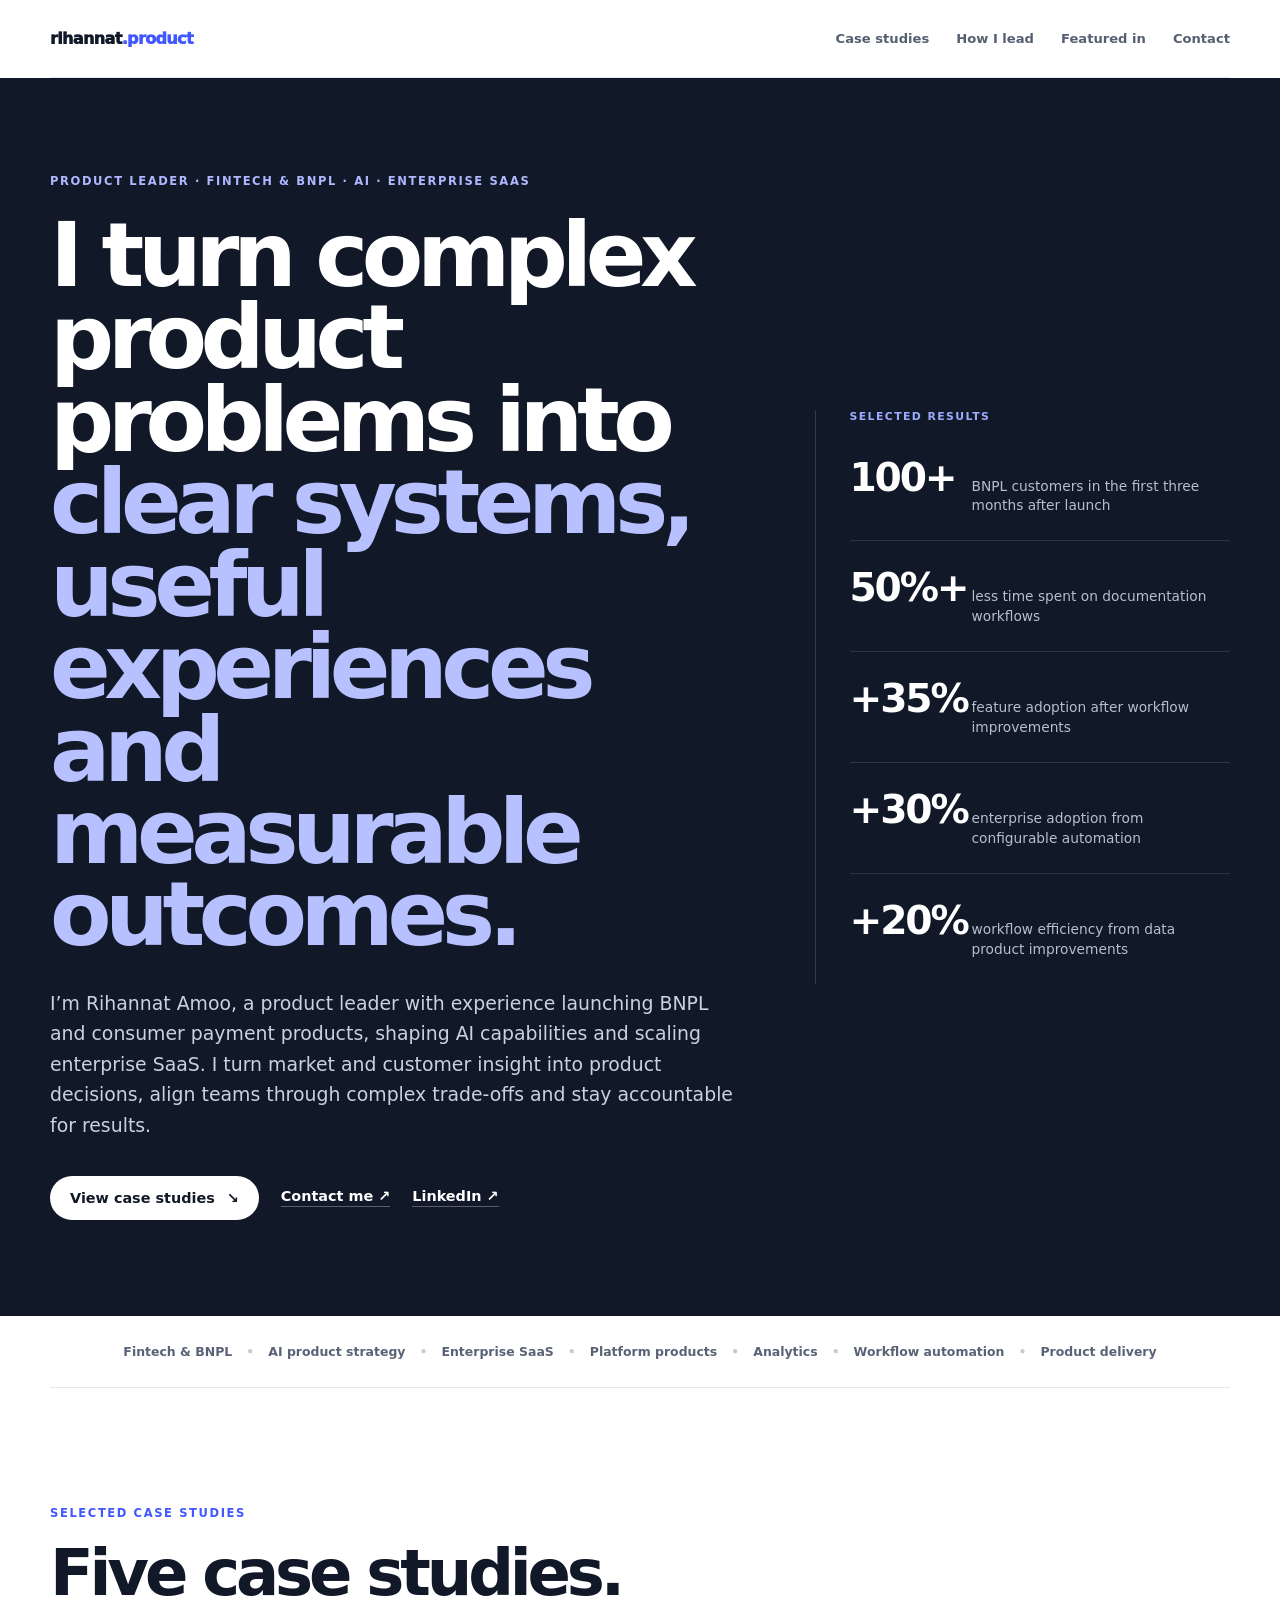
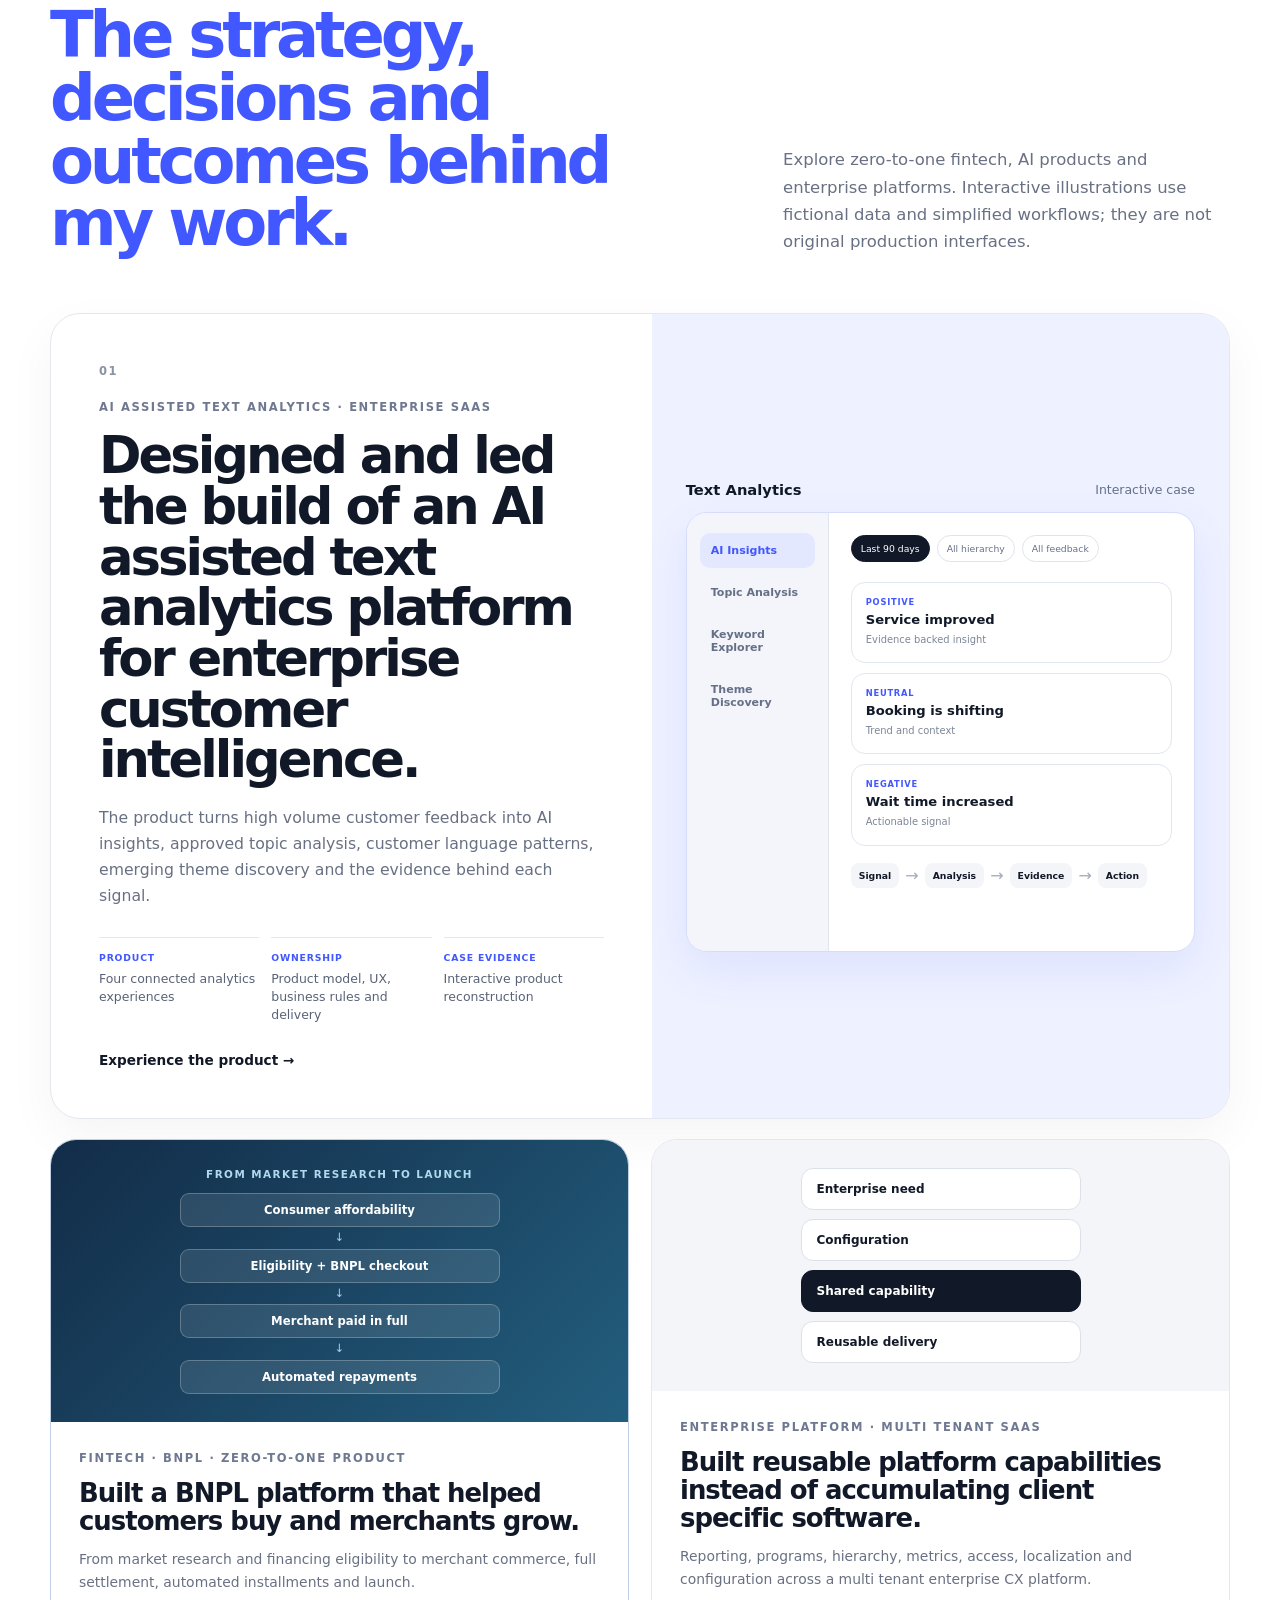
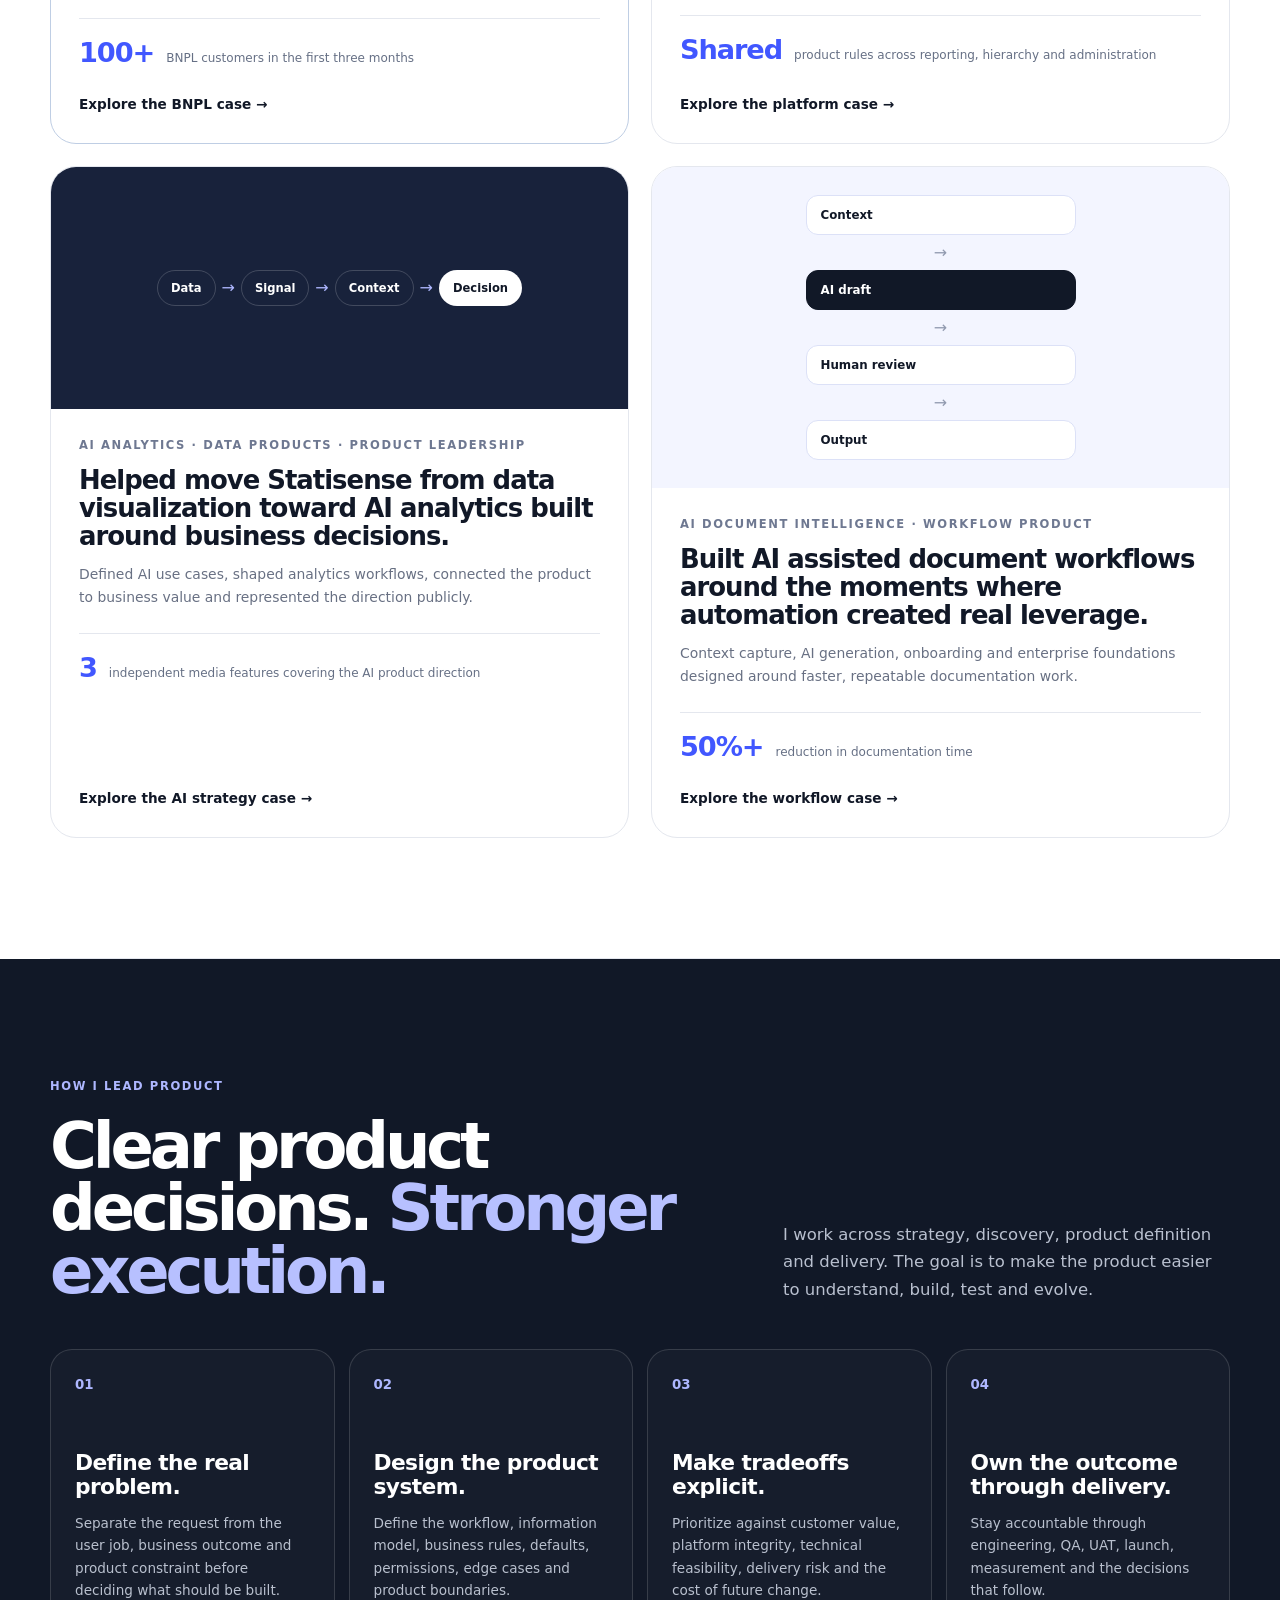
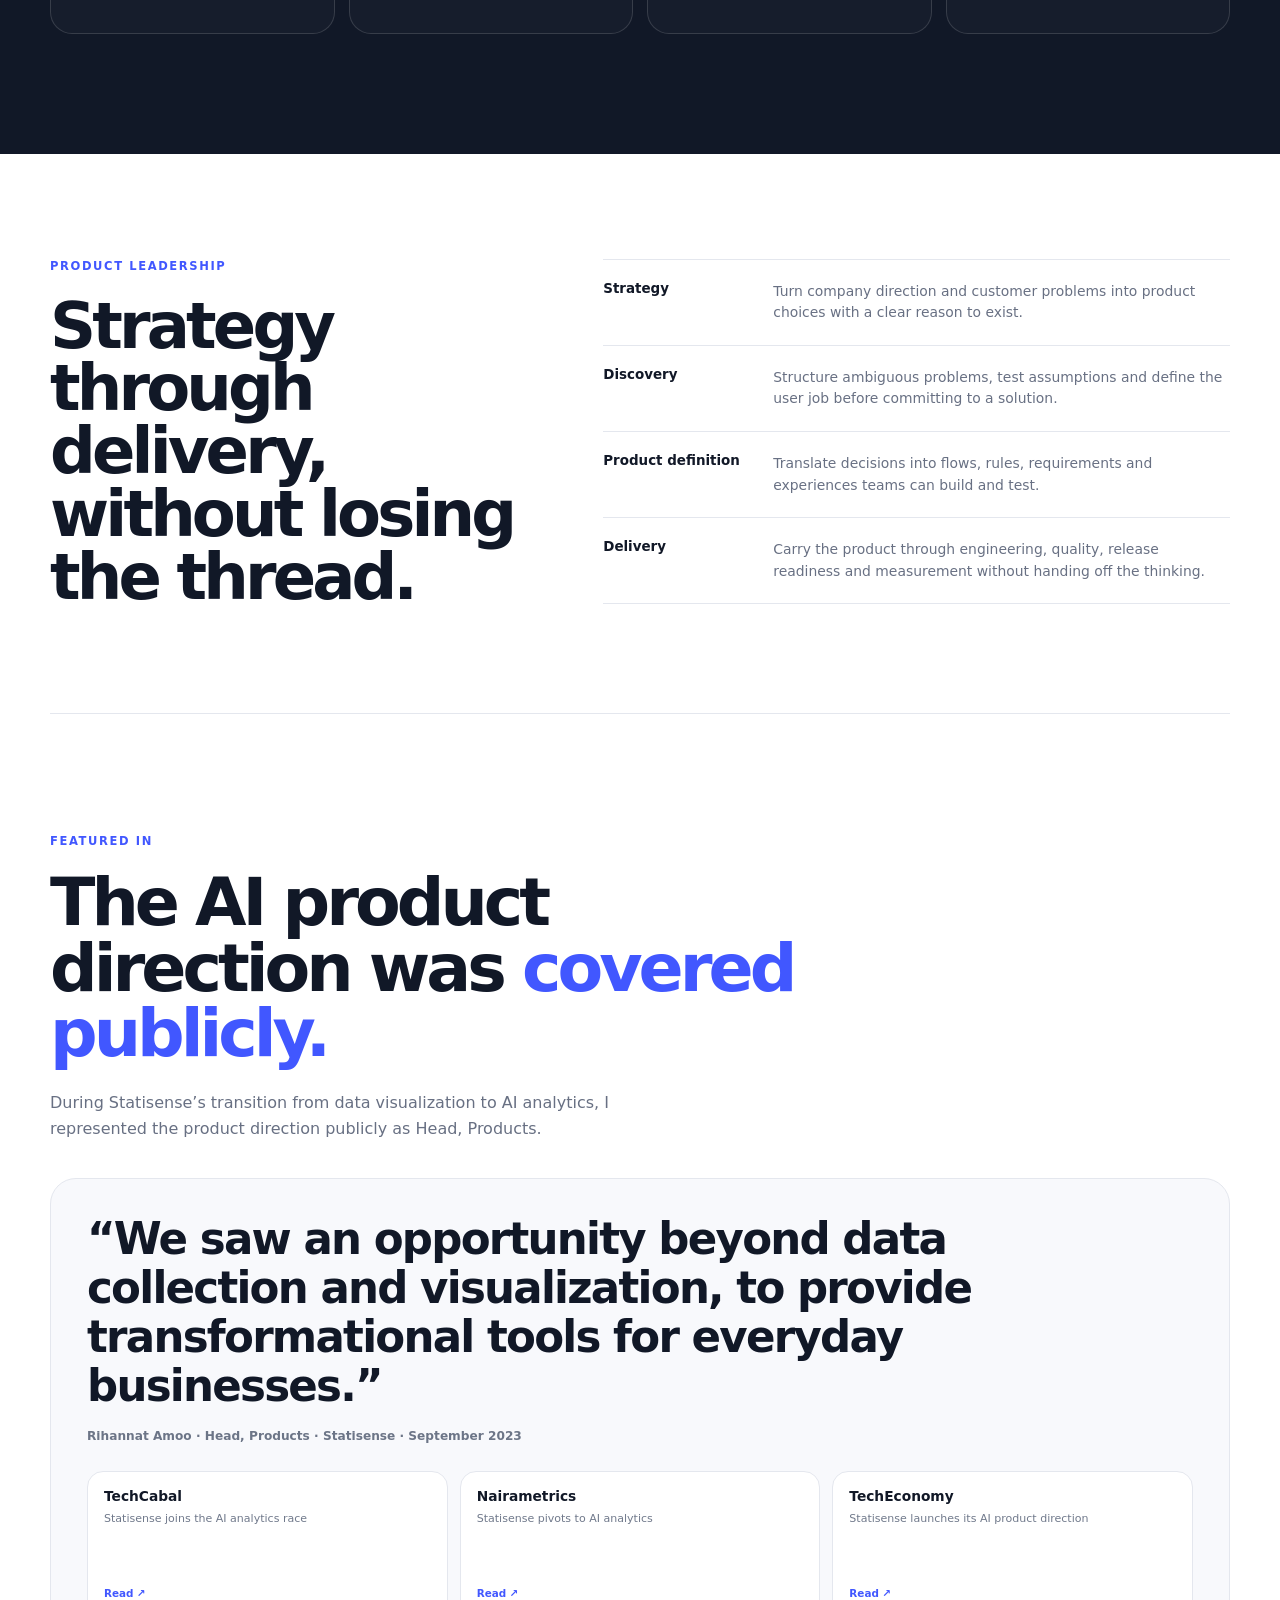
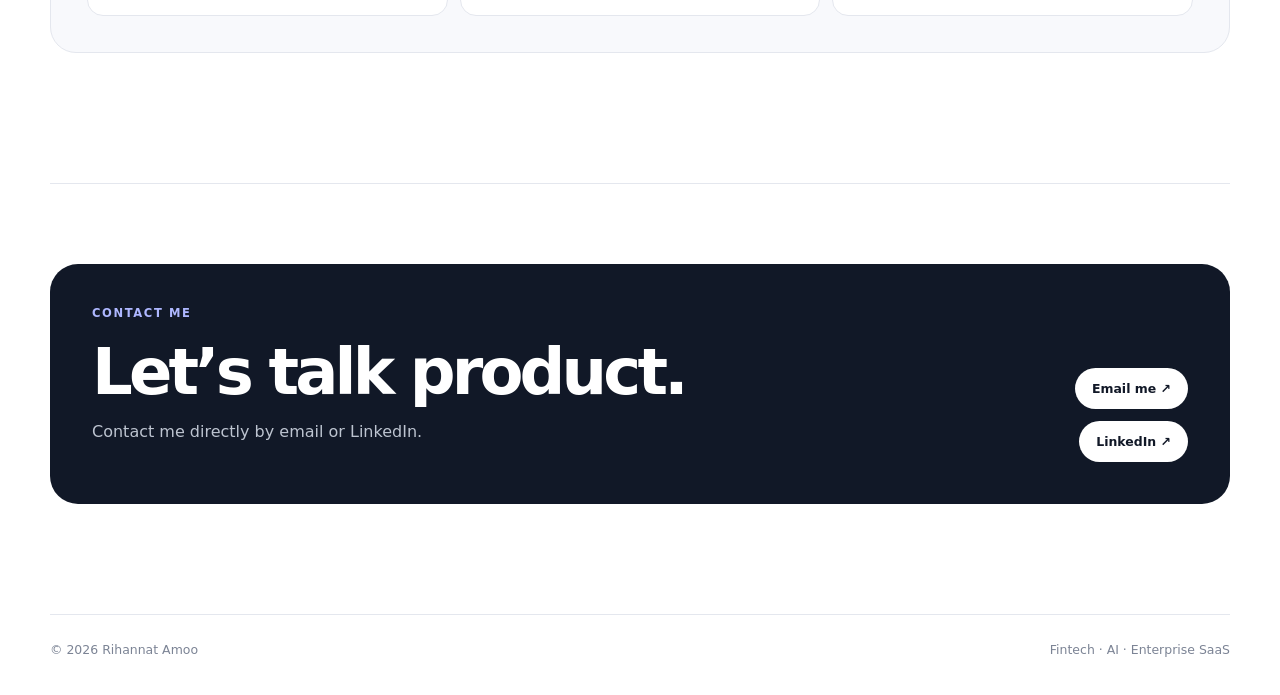
<file: index.html>
<!DOCTYPE html>
<html lang="en">
<head>
<meta charset="utf-8"/>
<meta name="viewport" content="width=device-width,initial-scale=1"/>
<meta name="theme-color" content="#111827"/>
<meta name="description" content="Product portfolio of Rihannat Amoo: fintech, BNPL, consumer payments, AI and enterprise SaaS, with five product case studies."/>
<meta property="og:type" content="website"/>
<meta property="og:title" content="Rihannat Amoo | Product Leader"/>
<meta property="og:description" content="Fintech, BNPL, consumer payments, AI and enterprise SaaS. Explore five product case studies and the decisions behind the work."/>
<meta property="og:url" content="https://rihannatamoo.github.io/"/>
<meta name="twitter:card" content="summary"/>
<link rel="canonical" href="https://rihannatamoo.github.io/"/>
<link rel="icon" href="favicon.svg" type="image/svg+xml"/>
<title>Rihannat Amoo | Fintech, AI & SaaS Product Leader</title>
<link rel="stylesheet" href="styles.css"/>
<link rel="stylesheet" href="home-extra.css"/>
</head>
<body>
<header class="site-header shell">
  <a class="brand" href="#top" aria-label="Rihannat Amoo home">rihannat<span>.product</span></a>
  <nav class="nav" aria-label="Portfolio navigation">
    <a href="#work">Case studies</a>
    <a href="#leadership">How I lead</a>
    <a href="#featured">Featured in</a>
    <a href="#contact">Contact</a>
  </nav>
</header>

<main id="top">
<section class="portfolio-hero">
  <div class="shell hero-grid">
    <div class="hero-copy reveal">
      <div class="kicker">PRODUCT LEADER · FINTECH & BNPL · AI · ENTERPRISE SAAS</div>
      <h1>I turn complex product problems into <em>clear systems, useful experiences and measurable outcomes.</em></h1>
      <p class="lede">I’m Rihannat Amoo, a product leader with experience launching BNPL and consumer payment products, shaping AI capabilities and scaling enterprise SaaS. I turn market and customer insight into product decisions, align teams through complex trade-offs and stay accountable for results.</p>
      <div class="actions">
        <a class="btn light" href="#work">View case studies <span>↘</span></a>
        <a class="text-link" href="mailto:rihannatamoo2@gmail.com">Contact me ↗</a>
        <a class="text-link" href="https://www.linkedin.com/in/anna-amoo-1497a1155/" target="_blank" rel="noreferrer">LinkedIn ↗</a>
      </div>
    </div>
    <aside class="impact-panel reveal" aria-label="Selected product results">
      <div class="impact-label">SELECTED RESULTS</div>
      <div class="impact-stat"><b>100+</b><span>BNPL customers in the first three months after launch</span></div>
      <div class="impact-stat"><b>50%+</b><span>less time spent on documentation workflows</span></div>
      <div class="impact-stat"><b>+35%</b><span>feature adoption after workflow improvements</span></div>
      <div class="impact-stat"><b>+30%</b><span>enterprise adoption from configurable automation</span></div>
      <div class="impact-stat"><b>+20%</b><span>workflow efficiency from data product improvements</span></div>
    </aside>
  </div>
</section>

<section class="scope-bar shell reveal" aria-label="Product scope">
  <span>Fintech & BNPL</span><i>•</i><span>AI product strategy</span><i>•</i>
  <span>Enterprise SaaS</span><i>•</i>
  <span>Platform products</span><i>•</i>
  <span>Analytics</span><i>•</i>
  <span>Workflow automation</span><i>•</i>
  <span>Product delivery</span>
</section>

<section class="section shell work-section" id="work">
  <div class="section-top reveal">
    <div>
      <div class="eyebrow">SELECTED CASE STUDIES</div>
      <h2>Five case studies. <em>The strategy, decisions and outcomes behind my work.</em></h2>
    </div>
    <p>Explore zero-to-one fintech, AI products and enterprise platforms. Interactive illustrations use fictional data and simplified workflows; they are not original production interfaces.</p>
  </div>

  <a class="feature-case reveal" href="case-text-analytics.html">
    <div class="feature-case-copy">
      <div class="case-number">01</div>
      <div class="meta">AI ASSISTED TEXT ANALYTICS · ENTERPRISE SAAS</div>
      <h3>Designed and led the build of an AI assisted text analytics platform for enterprise customer intelligence.</h3>
      <p>The product turns high volume customer feedback into AI insights, approved topic analysis, customer language patterns, emerging theme discovery and the evidence behind each signal.</p>
      <div class="case-facts">
        <span><small>PRODUCT</small>Four connected analytics experiences</span>
        <span><small>OWNERSHIP</small>Product model, UX, business rules and delivery</span>
        <span><small>CASE EVIDENCE</small>Interactive product reconstruction</span>
      </div>
      <div class="case-cta">Experience the product →</div>
    </div>
    <div class="feature-preview">
      <div class="preview-top"><b>Text Analytics</b><span>Interactive case</span></div>
      <div class="preview-layout">
        <div class="preview-nav">
          <span class="active">AI Insights</span>
          <span>Topic Analysis</span>
          <span>Keyword Explorer</span>
          <span>Theme Discovery</span>
        </div>
        <div class="preview-canvas">
          <div class="preview-pills"><i>Last 90 days</i><i>All hierarchy</i><i>All feedback</i></div>
          <div class="preview-insights">
            <div><small>POSITIVE</small><b>Service improved</b><p>Evidence backed insight</p></div>
            <div><small>NEUTRAL</small><b>Booking is shifting</b><p>Trend and context</p></div>
            <div><small>NEGATIVE</small><b>Wait time increased</b><p>Actionable signal</p></div>
          </div>
          <div class="preview-evidence"><span>Signal</span><i>→</i><span>Analysis</span><i>→</i><span>Evidence</span><i>→</i><span>Action</span></div>
        </div>
      </div>
    </div>
  </a>

  <div class="case-grid">
<a class="portfolio-case clan-case reveal" href="case-clan.html"><div class="case-visual clan-visual"><div class="clan-card-eyebrow">FROM MARKET RESEARCH TO LAUNCH</div><div class="clan-card-flow"><span>Consumer affordability</span><i>↓</i><span>Eligibility + BNPL checkout</span><i>↓</i><span>Merchant paid in full</span><i>↓</i><span>Automated repayments</span></div></div><div class="case-body"><div class="meta">FINTECH · BNPL · ZERO-TO-ONE PRODUCT</div><h3>Built a BNPL platform that helped customers buy and merchants grow.</h3><p>From market research and financing eligibility to merchant commerce, full settlement, automated installments and launch.</p><div class="mini-proof"><b>100+</b><span>BNPL customers in the first three months</span></div><div class="case-cta">Explore the BNPL case →</div></div></a>
    <a class="portfolio-case reveal" href="case-platform.html">
      <div class="case-visual platform-visual">
        <div class="platform-stack"><span>Enterprise need</span><span>Configuration</span><span class="active">Shared capability</span><span>Reusable delivery</span></div>
      </div>
      <div class="case-body">
        <div class="meta">ENTERPRISE PLATFORM · MULTI TENANT SAAS</div>
        <h3>Built reusable platform capabilities instead of accumulating client specific software.</h3>
        <p>Reporting, programs, hierarchy, metrics, access, localization and configuration across a multi tenant enterprise CX platform.</p>
        <div class="mini-proof"><b>Shared</b><span>product rules across reporting, hierarchy and administration</span></div>
        <div class="case-cta">Explore the platform case →</div>
      </div>
    </a>

    <a class="portfolio-case reveal" href="case-statisense.html">
      <div class="case-visual statisense-visual">
        <div class="decision-chain"><span>Data</span><i>→</i><span>Signal</span><i>→</i><span>Context</span><i>→</i><span class="active">Decision</span></div>
      </div>
      <div class="case-body">
        <div class="meta">AI ANALYTICS · DATA PRODUCTS · PRODUCT LEADERSHIP</div>
        <h3>Helped move Statisense from data visualization toward AI analytics built around business decisions.</h3>
        <p>Defined AI use cases, shaped analytics workflows, connected the product to business value and represented the direction publicly.</p>
        <div class="mini-proof"><b>3</b><span>independent media features covering the AI product direction</span></div>
        <div class="case-cta">Explore the AI strategy case →</div>
      </div>
    </a>

    <a class="portfolio-case reveal" href="case-fastdoc.html">
      <div class="case-visual fastdoc-visual">
        <div class="doc-flow"><span>Context</span><i>→</i><span class="active">AI draft</span><i>→</i><span>Human review</span><i>→</i><span>Output</span></div>
      </div>
      <div class="case-body">
        <div class="meta">AI DOCUMENT INTELLIGENCE · WORKFLOW PRODUCT</div>
        <h3>Built AI assisted document workflows around the moments where automation created real leverage.</h3>
        <p>Context capture, AI generation, onboarding and enterprise foundations designed around faster, repeatable documentation work.</p>
        <div class="mini-proof"><b>50%+</b><span>reduction in documentation time</span></div>
        <div class="case-cta">Explore the workflow case →</div>
      </div>
    </a>
  </div>
</section>

<section class="leadership-section" id="leadership">
  <div class="shell">
    <div class="section-top inverse reveal">
      <div>
        <div class="eyebrow">HOW I LEAD PRODUCT</div>
        <h2>Clear product decisions. <em>Stronger execution.</em></h2>
      </div>
      <p>I work across strategy, discovery, product definition and delivery. The goal is to make the product easier to understand, build, test and evolve.</p>
    </div>
    <div class="leadership-grid">
      <article class="lead-card reveal"><small>01</small><h3>Define the real problem.</h3><p>Separate the request from the user job, business outcome and product constraint before deciding what should be built.</p></article>
      <article class="lead-card reveal"><small>02</small><h3>Design the product system.</h3><p>Define the workflow, information model, business rules, defaults, permissions, edge cases and product boundaries.</p></article>
      <article class="lead-card reveal"><small>03</small><h3>Make tradeoffs explicit.</h3><p>Prioritize against customer value, platform integrity, technical feasibility, delivery risk and the cost of future change.</p></article>
      <article class="lead-card reveal"><small>04</small><h3>Own the outcome through delivery.</h3><p>Stay accountable through engineering, QA, UAT, launch, measurement and the decisions that follow.</p></article>
    </div>
  </div>
</section>

<section class="section shell proof-section">
  <div class="proof-story reveal">
    <div>
      <div class="eyebrow">PRODUCT LEADERSHIP</div>
      <h2>Strategy through delivery, without losing the thread.</h2>
    </div>
    <div class="proof-list">
      <div><b>Strategy</b><span>Turn company direction and customer problems into product choices with a clear reason to exist.</span></div>
      <div><b>Discovery</b><span>Structure ambiguous problems, test assumptions and define the user job before committing to a solution.</span></div>
      <div><b>Product definition</b><span>Translate decisions into flows, rules, requirements and experiences teams can build and test.</span></div>
      <div><b>Delivery</b><span>Carry the product through engineering, quality, release readiness and measurement without handing off the thinking.</span></div>
    </div>
  </div>
</section>

<section class="section shell featured-section" id="featured">
  <div class="feature-intro reveal">
    <div class="eyebrow">FEATURED IN</div>
    <h2>The AI product direction was <em>covered publicly.</em></h2>
    <p>During Statisense’s transition from data visualization to AI analytics, I represented the product direction publicly as Head, Products.</p>
  </div>

  <div class="media-spotlight reveal">
    <blockquote>“We saw an opportunity beyond data collection and visualization, to provide transformational tools for everyday businesses.”</blockquote>
    <div class="quote-credit">Rihannat Amoo · Head, Products · Statisense · September 2023</div>
    <div class="publication-row">
      <a href="https://techcabal.com/2023/09/19/statisense-raises-capital-joins-the-ai-analytics-race/" target="_blank" rel="noreferrer"><b>TechCabal</b><span>Statisense joins the AI analytics race</span><i>Read ↗</i></a>
      <a href="https://nairametrics.com/2023/09/19/leading-data-platform-statisense-raises-capital-pivots-to-building-ai-analytics-for-businesses-across-africa/" target="_blank" rel="noreferrer"><b>Nairametrics</b><span>Statisense pivots to AI analytics</span><i>Read ↗</i></a>
      <a href="https://techeconomy.ng/statisense-raises-capital-to-empower-african-businesses-through-ai" target="_blank" rel="noreferrer"><b>TechEconomy</b><span>Statisense launches its AI product direction</span><i>Read ↗</i></a>
    </div>
  </div>
</section>

<section class="contact-section shell" id="contact">
  <div class="contact-card reveal">
    <div>
      <div class="eyebrow">CONTACT ME</div>
      <h2>Let’s talk product.</h2>
      <p>Contact me directly by email or LinkedIn.</p>
    </div>
    <div class="contact-links">
      <a href="mailto:rihannatamoo2@gmail.com">Email me ↗</a>
      <a href="https://www.linkedin.com/in/anna-amoo-1497a1155/" target="_blank" rel="noreferrer">LinkedIn ↗</a>
    </div>
  </div>
</section>
</main>

<footer class="footer shell"><span>© <span data-year>2026</span> Rihannat Amoo</span><span>Fintech · AI · Enterprise SaaS</span></footer>
<script src="script.js"></script>
</body>
</html>
</file>
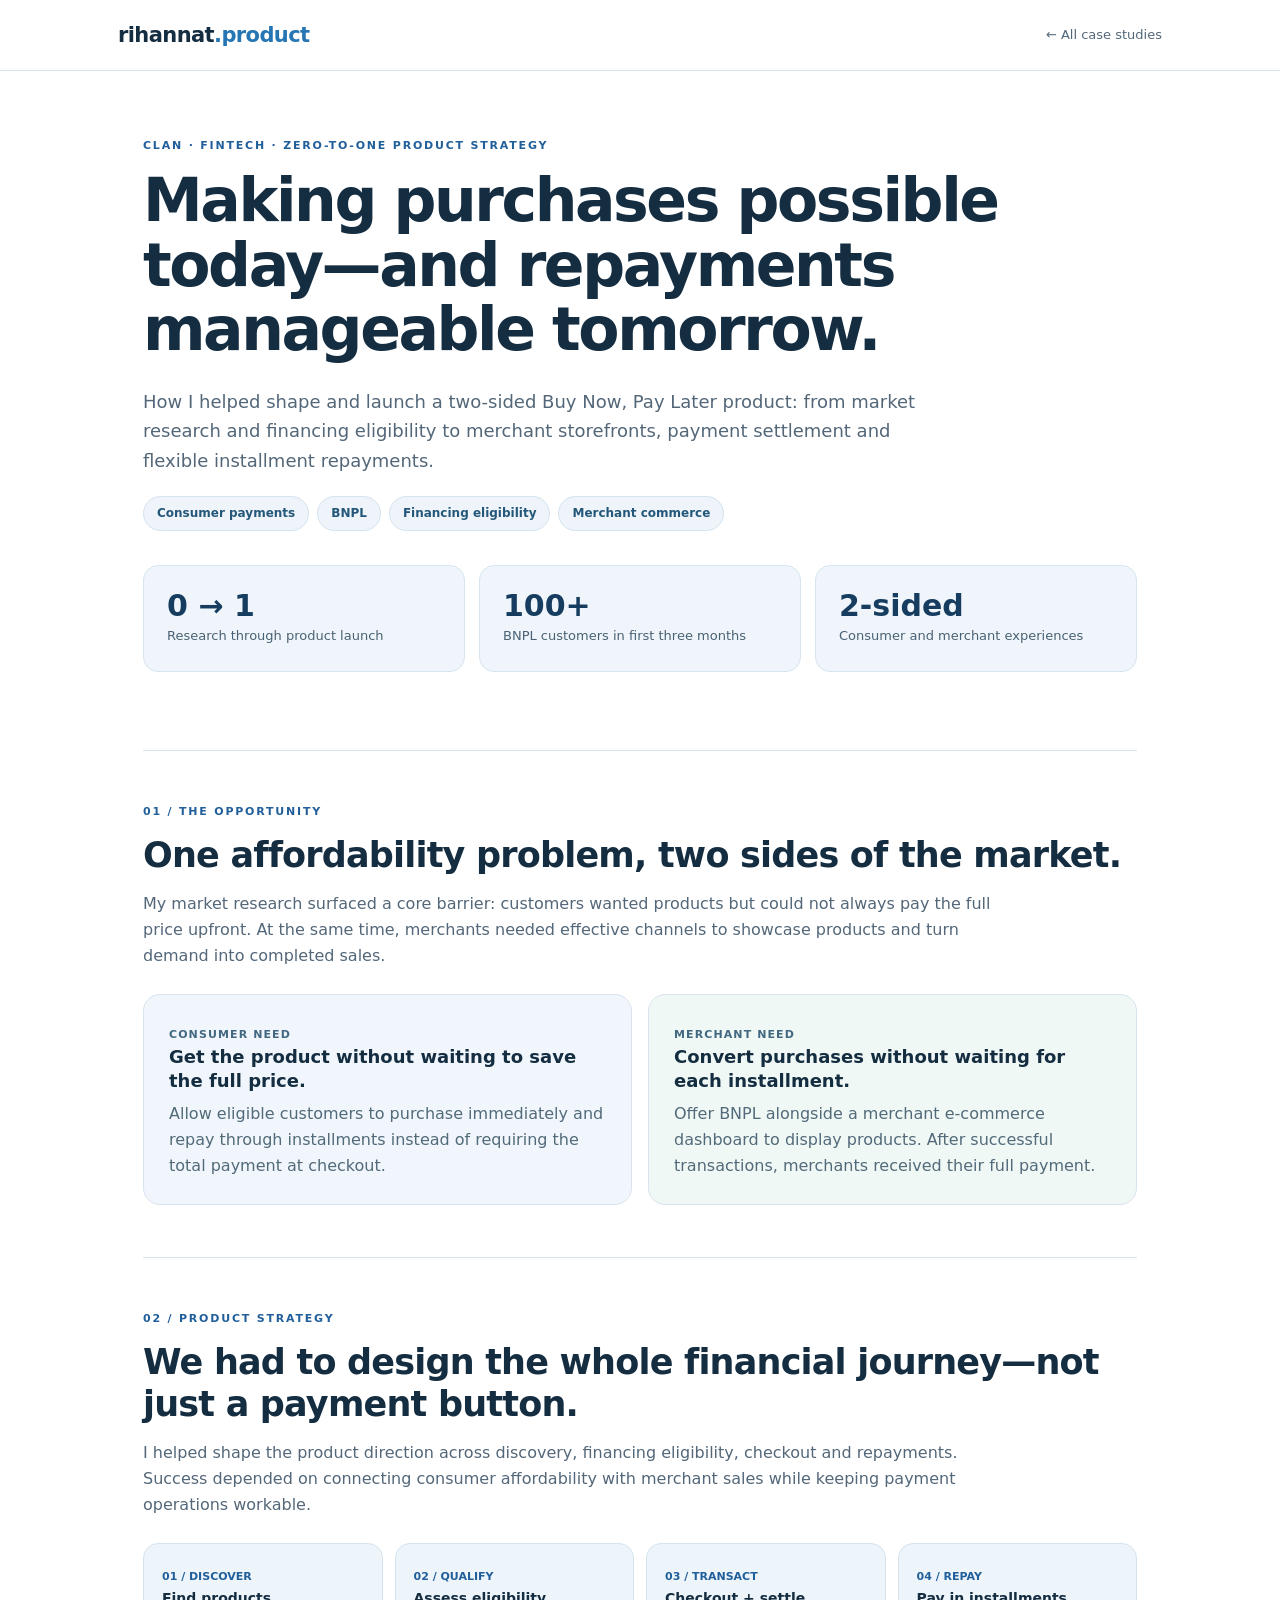
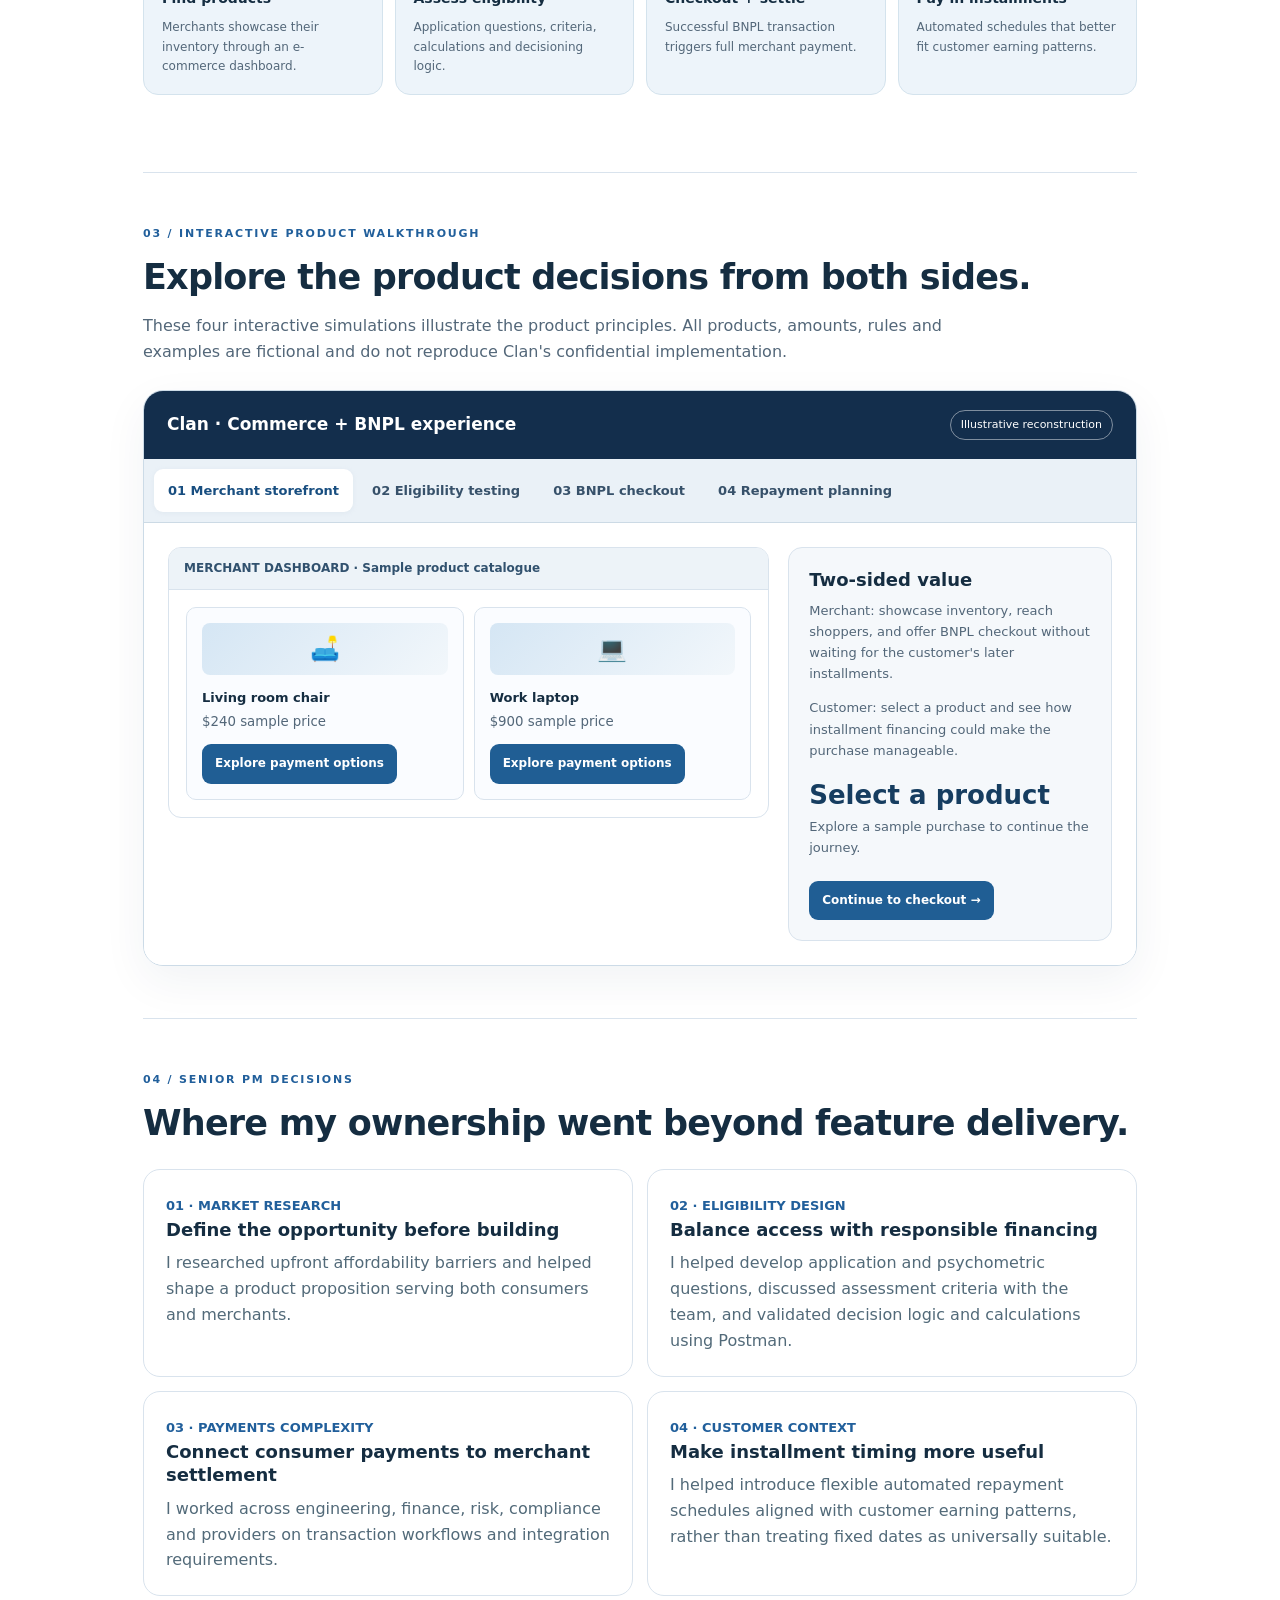
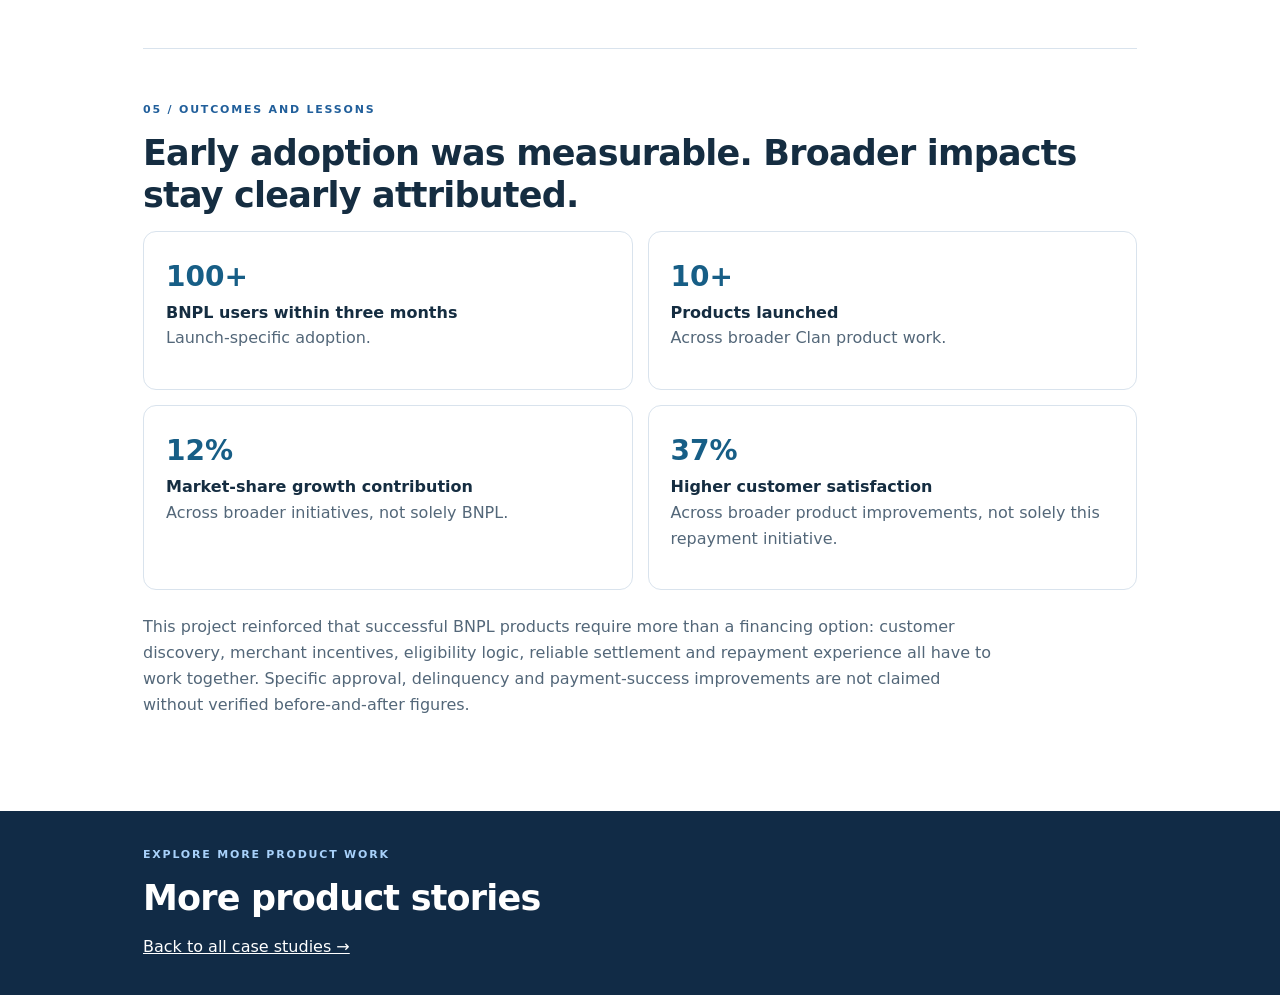
<file: case-clan.html>
<!doctype html><html lang="en"><head><meta charset="utf-8"><meta name="viewport" content="width=device-width, initial-scale=1"><meta name="description" content="A zero-to-one product management case study about launching Clan's BNPL and merchant commerce platform."><meta property="og:title" content="Clan BNPL: From Research to Launch | Rihannat Amoo"><title>Clan BNPL — Zero-to-One Product Case Study | Rihannat Amoo</title><link rel="canonical" href="https://rihannatamoo.github.io/case-clan.html"><style>
:root{--navy:#102a43;--ink:#152d41;--muted:#536779;--line:#d9e3ed;--bg:#f7f9fc;--blue:#215f9b;--soft:#edf4fa;--green:#16715c}*{box-sizing:border-box}html{scroll-behavior:smooth}body{margin:0;background:#fff;color:var(--ink);font-family:Inter,system-ui,-apple-system,Segoe UI,sans-serif;line-height:1.62}button,input,select{font:inherit}button{cursor:pointer}a{color:inherit}a:hover{color:var(--blue)}.top{border-bottom:1px solid var(--line);background:#fff}.nav{max-width:1100px;margin:auto;padding:18px 28px;display:flex;justify-content:space-between;align-items:center;gap:16px}.brand{font-size:21px;font-weight:850;text-decoration:none;letter-spacing:-.6px}.brand span{color:#2676b4}.back{font-size:13px;text-decoration:none;color:#536779}.shell{max-width:1050px;padding:0 28px;margin:0 auto}.hero{padding:66px 0 44px}.eyebrow{font-size:11px;letter-spacing:1.8px;font-weight:800;text-transform:uppercase;color:var(--blue);margin-bottom:13px}h1,h2,h3,p{margin-top:0}h1{font-size:clamp(34px,5.4vw,60px);max-width:940px;letter-spacing:-2.4px;line-height:1.08;margin-bottom:25px}h2{font-size:clamp(25px,3vw,35px);line-height:1.2;letter-spacing:-.8px;margin-bottom:15px}h3{font-size:18px;line-height:1.3;margin:0 0 9px}.intro{font-size:18px;max-width:790px;color:var(--muted)}.chips{display:flex;gap:8px;flex-wrap:wrap;margin:21px 0}.chip{font-size:12px;font-weight:750;background:#eef4fa;color:#245779;border:1px solid #d4e3ee;border-radius:30px;padding:7px 13px}.metrics{display:grid;grid-template-columns:repeat(3,minmax(0,1fr));gap:14px;margin:34px 0}.metric{background:#eff5fa;border:1px solid #d7e5f0;border-radius:15px;padding:23px;min-width:0}.metric strong{font-size:30px;display:block;color:#163d60;line-height:1.1}.metric span{color:#496174;font-size:13px}.section{padding:52px 0;border-top:1px solid var(--line)}.copy{max-width:850px;color:var(--muted)}.two{display:grid;grid-template-columns:repeat(2,minmax(0,1fr));gap:16px;margin-top:25px}.panel{border:1px solid var(--line);border-radius:17px;padding:25px;background:#fff;min-width:0}.panel.blue{background:#f0f6fc}.panel.green{background:#f0f8f5}.panel small{font-size:11px;color:#416781;letter-spacing:1.1px;font-weight:800}.panel p{color:#526a79;margin-bottom:0}.flow{display:grid;grid-template-columns:repeat(4,minmax(0,1fr));gap:12px;margin:25px 0}.step{background:var(--soft);border:1px solid #d4e3ed;border-radius:15px;padding:18px;min-width:0}.step b{display:block;font-size:14px}.step small{font-size:11px;color:var(--blue);font-weight:800}.step p{font-size:12px;color:var(--muted);margin:8px 0 0}.demo{border:1px solid #ccdbe7;border-radius:20px;overflow:hidden;margin-top:25px;box-shadow:0 15px 45px rgba(15,48,79,.06)}.demo-head{background:#132e4c;color:#fff;padding:19px 23px;display:flex;align-items:center;justify-content:space-between;gap:12px}.demo-head strong{font-size:17px}.demo-head span{font-size:11px;border:1px solid #ffffff75;padding:5px 10px;border-radius:20px}.tabs{display:flex;gap:5px;flex-wrap:wrap;background:#eaf1f7;border-bottom:1px solid #ccdae5;padding:10px}.tab{background:transparent;border:0;border-radius:9px;padding:11px 14px;color:#37516a;font-weight:700;font-size:13px}.tab[aria-selected=true]{background:#fff;color:#184e80;box-shadow:0 1px 5px #b8c9d633}.demo-body{padding:24px;min-height:325px;background:#fff}.demo-pane[hidden]{display:none}.demo-grid{display:grid;grid-template-columns:minmax(0,1.3fr) minmax(230px,.7fr);gap:19px;align-items:start}.screen{border:1px solid var(--line);border-radius:13px;overflow:hidden}.screen-top{background:#edf3f8;border-bottom:1px solid var(--line);padding:11px 15px;font-size:12px;font-weight:800;color:#31516e}.screen-body{padding:17px}.product-grid{display:grid;grid-template-columns:1fr 1fr;gap:10px}.product{border:1px solid var(--line);border-radius:10px;padding:15px;background:#fafcff}.product .shape{height:52px;background:linear-gradient(135deg,#d5e6f4,#f2f7fb);border-radius:8px;margin-bottom:12px;display:grid;place-items:center;font-size:24px}.product b{display:block;font-size:13px}.product small{color:var(--muted)}.product button,.primary{background:#205e94;color:white;border:0;border-radius:9px;padding:10px 13px;font-size:12px;font-weight:750;margin-top:10px}.side{background:#f5f8fb;border:1px solid var(--line);border-radius:14px;padding:20px;min-width:0}.side p{color:var(--muted);font-size:13px}.side strong{display:block;font-size:26px;color:#163d60}.form-row{margin-bottom:16px}.form-row label{display:block;font-size:12px;font-weight:800;margin-bottom:7px}select,input[type=range]{width:100%}select{padding:11px;border:1px solid #cbd9e4;border-radius:9px;background:#fff;color:#152d41}.choice{display:flex;flex-wrap:wrap;gap:9px;margin:12px 0}.choice button{background:#eef3f7;border:1px solid #c8d8e4;color:#1a476a;border-radius:9px;padding:10px 14px;font-size:12px;font-weight:700}.choice button.active{background:#215e92;color:#fff}.line{display:flex;justify-content:space-between;gap:16px;border-bottom:1px solid #e0e8ef;padding:10px 0;font-size:13px}.line:last-child{border-bottom:0}.explain{color:var(--muted);font-size:13px}.notice{background:#fff8e8;border-left:3px solid #ca9a32;padding:13px 15px;border-radius:6px;font-size:12px;color:#695028;margin-top:16px}.success{color:var(--green);font-weight:800}.decision{display:grid;grid-template-columns:repeat(2,minmax(0,1fr));gap:14px;margin-top:25px}.decision .panel{padding:22px}.decision .index{font-size:13px;color:var(--blue);font-weight:800}.result-grid{display:grid;grid-template-columns:repeat(2,minmax(0,1fr));gap:15px}.result{border:1px solid var(--line);border-radius:13px;padding:22px}.result b{display:block;font-size:28px;color:#175e86}.result span{color:var(--muted);font-size:13px}.footer{background:#112b46;color:#fff;padding:35px 0;margin-top:25px}.footer a{color:#fff}.muted{color:var(--muted)}.mini-bar{height:9px;border-radius:20px;background:#d9e6f0;overflow:hidden;margin:14px 0}.mini-bar div{background:#2f7ba9;height:100%;transition:width .2s}button:focus-visible,select:focus-visible,input:focus-visible,a:focus-visible{outline:3px solid #efae43;outline-offset:2px}@media(max-width:760px){.shell{padding:0 18px}.hero{padding:38px 0 28px}h1{letter-spacing:-1.2px}.metrics,.flow{grid-template-columns:repeat(2,minmax(0,1fr))}.demo-grid,.two{grid-template-columns:1fr}.demo-body{padding:15px}.section{padding:37px 0}}@media(max-width:430px){.metrics,.flow,.decision,.result-grid{grid-template-columns:1fr}.tab{flex:1 1 44%;padding:9px 6px}.demo-head{flex-direction:column;align-items:flex-start}.product-grid{grid-template-columns:1fr}}
</style></head><body>
<header class="top"><nav class="nav"><a class="brand" href="index.html">rihannat<span>.product</span></a><a class="back" href="index.html#work">← All case studies</a></nav></header>
<main><div class="shell"><section class="hero"><div class="eyebrow">Clan · Fintech · Zero-to-one product strategy</div><h1>Making purchases possible today—and repayments manageable tomorrow.</h1><p class="intro">How I helped shape and launch a two-sided Buy Now, Pay Later product: from market research and financing eligibility to merchant storefronts, payment settlement and flexible installment repayments.</p><div class="chips"><span class="chip">Consumer payments</span><span class="chip">BNPL</span><span class="chip">Financing eligibility</span><span class="chip">Merchant commerce</span></div><div class="metrics"><div class="metric"><strong>0 → 1</strong><span>Research through product launch</span></div><div class="metric"><strong>100+</strong><span>BNPL customers in first three months</span></div><div class="metric"><strong>2-sided</strong><span>Consumer and merchant experiences</span></div></div></section>
<section class="section"><div class="eyebrow">01 / The opportunity</div><h2>One affordability problem, two sides of the market.</h2><p class="copy">My market research surfaced a core barrier: customers wanted products but could not always pay the full price upfront. At the same time, merchants needed effective channels to showcase products and turn demand into completed sales.</p><div class="two"><div class="panel blue"><small>CONSUMER NEED</small><h3>Get the product without waiting to save the full price.</h3><p>Allow eligible customers to purchase immediately and repay through installments instead of requiring the total payment at checkout.</p></div><div class="panel green"><small>MERCHANT NEED</small><h3>Convert purchases without waiting for each installment.</h3><p>Offer BNPL alongside a merchant e-commerce dashboard to display products. After successful transactions, merchants received their full payment.</p></div></div></section>
<section class="section"><div class="eyebrow">02 / Product strategy</div><h2>We had to design the whole financial journey—not just a payment button.</h2><p class="copy">I helped shape the product direction across discovery, financing eligibility, checkout and repayments. Success depended on connecting consumer affordability with merchant sales while keeping payment operations workable.</p><div class="flow"><div class="step"><small>01 / DISCOVER</small><b>Find products</b><p>Merchants showcase their inventory through an e-commerce dashboard.</p></div><div class="step"><small>02 / QUALIFY</small><b>Assess eligibility</b><p>Application questions, criteria, calculations and decisioning logic.</p></div><div class="step"><small>03 / TRANSACT</small><b>Checkout + settle</b><p>Successful BNPL transaction triggers full merchant payment.</p></div><div class="step"><small>04 / REPAY</small><b>Pay in installments</b><p>Automated schedules that better fit customer earning patterns.</p></div></div></section>
<section class="section" id="demo"><div class="eyebrow">03 / Interactive product walkthrough</div><h2>Explore the product decisions from both sides.</h2><p class="copy">These four interactive simulations illustrate the product principles. All products, amounts, rules and examples are fictional and do not reproduce Clan's confidential implementation.</p><div class="demo"><div class="demo-head"><strong>Clan · Commerce + BNPL experience</strong><span>Illustrative reconstruction</span></div><div class="tabs" role="tablist" aria-label="Product simulations"><button class="tab" role="tab" aria-selected="true" data-tab="merchant">01 Merchant storefront</button><button class="tab" role="tab" aria-selected="false" data-tab="eligibility">02 Eligibility testing</button><button class="tab" role="tab" aria-selected="false" data-tab="checkout">03 BNPL checkout</button><button class="tab" role="tab" aria-selected="false" data-tab="repayment">04 Repayment planning</button></div>
<div class="demo-body">
<div class="demo-pane" id="merchant" role="tabpanel"><div class="demo-grid"><div class="screen"><div class="screen-top">MERCHANT DASHBOARD · Sample product catalogue</div><div class="screen-body"><div class="product-grid"><div class="product"><div class="shape">🛋️</div><b>Living room chair</b><small>$240 sample price</small><button data-price="240" data-name="Living room chair">Explore payment options</button></div><div class="product"><div class="shape">💻</div><b>Work laptop</b><small>$900 sample price</small><button data-price="900" data-name="Work laptop">Explore payment options</button></div></div></div></div><div class="side"><h3>Two-sided value</h3><p>Merchant: showcase inventory, reach shoppers, and offer BNPL checkout without waiting for the customer's later installments.</p><p>Customer: select a product and see how installment financing could make the purchase manageable.</p><strong id="merchant-selection">Select a product</strong><p id="merchant-detail">Explore a sample purchase to continue the journey.</p><button class="primary" id="to-checkout">Continue to checkout →</button></div></div></div>
<div class="demo-pane" id="eligibility" role="tabpanel" hidden><div class="demo-grid"><div class="screen"><div class="screen-top">ELIGIBILITY REQUIREMENTS · Illustrative testing lab</div><div class="screen-body"><h3>What should the application capture?</h3><p class="explain">At Clan I worked on eligibility and psychometric assessment questions, team reviews, and Postman validation of API behavior and calculations.</p><div class="form-row"><label for="income">Example monthly income</label><select id="income"><option value="1200">$1,200</option><option value="2500" selected>$2,500</option><option value="4000">$4,000</option></select></div><div class="form-row"><label for="expense">Example monthly committed expenses</label><select id="expense"><option value="600">$600</option><option value="1400" selected>$1,400</option><option value="2100">$2,100</option></select></div><div class="form-row"><label for="amount">Illustrative financing request</label><select id="amount"><option value="240">$240</option><option value="900" selected>$900</option><option value="1800">$1,800</option></select></div><button class="primary" id="run-eligibility">Run sample logic</button></div></div><div class="side"><h3>Example decision response</h3><p id="eligibility-state">Run the sample evaluation to explore a hypothetical decisioning workflow.</p><div class="line"><span>Affordability calculation</span><b id="affordability">—</b></div><div class="line"><span>Decision</span><b id="decision-output">—</b></div><div class="notice">This is a teaching simulation, not Clan's actual underwriting rules or an assessment of creditworthiness. No psychometric score is generated.</div></div></div></div>
<div class="demo-pane" id="checkout" role="tabpanel" hidden><div class="demo-grid"><div class="screen"><div class="screen-top">BNPL CHECKOUT · Example transaction flow</div><div class="screen-body"><h3 id="checkout-name">Living room chair</h3><div class="line"><span>Example order amount</span><b id="checkout-price">$240.00</b></div><div class="line"><span>Illustrative payment plan</span><b>4 installments</b></div><div class="line"><span>Illustrative installment amount</span><b id="checkout-installment">$60.00</b></div><div class="choice"><button class="active" data-payment="success">Successful payment</button><button data-payment="failure">Failed payment</button></div><button class="primary" id="process-checkout">Simulate transaction</button></div></div><div class="side"><h3>What happens next?</h3><p id="transaction-result">Choose a transaction scenario and simulate the outcome.</p><div class="notice">Illustrative settlement behavior: once a transaction succeeds, the merchant receives full payment, while the customer repays in installments. A failure scenario does not trigger settlement.</div></div></div></div>
<div class="demo-pane" id="repayment" role="tabpanel" hidden><div class="demo-grid"><div class="screen"><div class="screen-top">REPAYMENT SCHEDULER · Income-aligned illustration</div><div class="screen-body"><h3>Make the repayment schedule match the customer.</h3><div class="form-row"><label for="frequency">How often does income arrive?</label><select id="frequency"><option value="weekly">Weekly</option><option value="biweekly" selected>Every two weeks</option><option value="monthly">Monthly</option></select></div><div class="form-row"><label for="schedule-amount">Illustrative purchase amount</label><select id="schedule-amount"><option value="240">$240</option><option value="480" selected>$480</option><option value="900">$900</option></select></div><div class="form-row"><label for="installments">Example number of installments</label><select id="installments"><option value="3">3</option><option value="4" selected>4</option><option value="6">6</option></select></div><button class="primary" id="build-schedule">Build example repayment schedule</button></div></div><div class="side"><h3>Repayment preview</h3><strong id="repay-value">$120.00</strong><p id="repay-caption">per illustrative installment</p><div id="schedule-list"><div class="line"><span>Schedule</span><b>Generate to preview</b></div></div><div class="notice">Illustrative dates and numbers only. Actual repayment terms are set by lending agreements and platform rules.</div></div></div></div>
</div></div></section>
<section class="section"><div class="eyebrow">04 / Senior PM decisions</div><h2>Where my ownership went beyond feature delivery.</h2><div class="decision"><div class="panel"><span class="index">01 · MARKET RESEARCH</span><h3>Define the opportunity before building</h3><p>I researched upfront affordability barriers and helped shape a product proposition serving both consumers and merchants.</p></div><div class="panel"><span class="index">02 · ELIGIBILITY DESIGN</span><h3>Balance access with responsible financing</h3><p>I helped develop application and psychometric questions, discussed assessment criteria with the team, and validated decision logic and calculations using Postman.</p></div><div class="panel"><span class="index">03 · PAYMENTS COMPLEXITY</span><h3>Connect consumer payments to merchant settlement</h3><p>I worked across engineering, finance, risk, compliance and providers on transaction workflows and integration requirements.</p></div><div class="panel"><span class="index">04 · CUSTOMER CONTEXT</span><h3>Make installment timing more useful</h3><p>I helped introduce flexible automated repayment schedules aligned with customer earning patterns, rather than treating fixed dates as universally suitable.</p></div></div></section>
<section class="section"><div class="eyebrow">05 / Outcomes and lessons</div><h2>Early adoption was measurable. Broader impacts stay clearly attributed.</h2><div class="result-grid"><div class="result"><b>100+</b><strong>BNPL users within three months</strong><p class="muted">Launch-specific adoption.</p></div><div class="result"><b>10+</b><strong>Products launched</strong><p class="muted">Across broader Clan product work.</p></div><div class="result"><b>12%</b><strong>Market-share growth contribution</strong><p class="muted">Across broader initiatives, not solely BNPL.</p></div><div class="result"><b>37%</b><strong>Higher customer satisfaction</strong><p class="muted">Across broader product improvements, not solely this repayment initiative.</p></div></div><p class="copy" style="margin-top:24px">This project reinforced that successful BNPL products require more than a financing option: customer discovery, merchant incentives, eligibility logic, reliable settlement and repayment experience all have to work together. Specific approval, delinquency and payment-success improvements are not claimed without verified before-and-after figures.</p></section></div></main><footer class="footer"><div class="shell"><div class="eyebrow" style="color:#a8d1fa">Explore more product work</div><h2>More product stories</h2><a href="index.html#work">Back to all case studies →</a></div></footer>
<script>
(()=>{const tabs=[...document.querySelectorAll('[data-tab]')];function show(id){tabs.forEach(b=>b.setAttribute('aria-selected',String(b.dataset.tab===id)));document.querySelectorAll('.demo-pane').forEach(p=>p.hidden=p.id!==id)}tabs.forEach(b=>b.addEventListener('click',()=>show(b.dataset.tab)));let price=240,name='Living room chair',payment='success';const money=n=>'$'+Number(n).toLocaleString('en-CA',{minimumFractionDigits:2,maximumFractionDigits:2});function selectProduct(n,p){name=n;price=p;document.getElementById('merchant-selection').textContent=n;document.getElementById('merchant-detail').textContent='Sample item price: '+money(p)+'. Explore how checkout, merchant settlement and installments connect.';document.getElementById('checkout-name').textContent=n;document.getElementById('checkout-price').textContent=money(p);document.getElementById('checkout-installment').textContent=money(p/4)}document.querySelectorAll('[data-price]').forEach(b=>b.addEventListener('click',()=>selectProduct(b.dataset.name,Number(b.dataset.price))));document.getElementById('to-checkout').addEventListener('click',()=>show('checkout'));document.getElementById('run-eligibility').addEventListener('click',()=>{const net=Number(document.getElementById('income').value)-Number(document.getElementById('expense').value),amount=Number(document.getElementById('amount').value);document.getElementById('affordability').textContent=money(net)+' residual / month';const eligible=net>=amount/4;document.getElementById('decision-output').textContent=eligible?'Passes sample threshold':'Needs further review';document.getElementById('eligibility-state').textContent=eligible?'Under this illustrative calculation, the remaining monthly income covers one of four equal sample installments.':'In this illustrative calculation, remaining income is below one equal sample installment. Real eligibility requires many more checks.'});document.querySelectorAll('[data-payment]').forEach(b=>b.addEventListener('click',()=>{payment=b.dataset.payment;document.querySelectorAll('[data-payment]').forEach(x=>x.classList.toggle('active',x===b))}));document.getElementById('process-checkout').addEventListener('click',()=>document.getElementById('transaction-result').innerHTML=payment==='success'?'<span class="success">Transaction successful</span><p>Merchant receives '+money(price)+' in full; customer enters the automated installment repayment lifecycle.</p>':'<b>Transaction unsuccessful</b><p>Merchant settlement does not occur. The customer would need an appropriate retry or resolution path.</p>');document.getElementById('build-schedule').addEventListener('click',()=>{const n=Number(document.getElementById('installments').value),total=Number(document.getElementById('schedule-amount').value),frequency=document.getElementById('frequency').value;const labels={weekly:'Weekly',biweekly:'Every two weeks',monthly:'Monthly'};document.getElementById('repay-value').textContent=money(total/n);document.getElementById('repay-caption').textContent=labels[frequency]+' · '+n+' illustrative installments';const list=document.getElementById('schedule-list');list.replaceChildren();for(let i=1;i<=n;i++){const line=document.createElement('div');line.className='line';const l=document.createElement('span');l.textContent='Installment '+i+(i===1?' (first pay cycle)':'');const b=document.createElement('b');b.textContent=money(total/n);line.append(l,b);list.append(line)}})})();
</script></body></html>
</file>
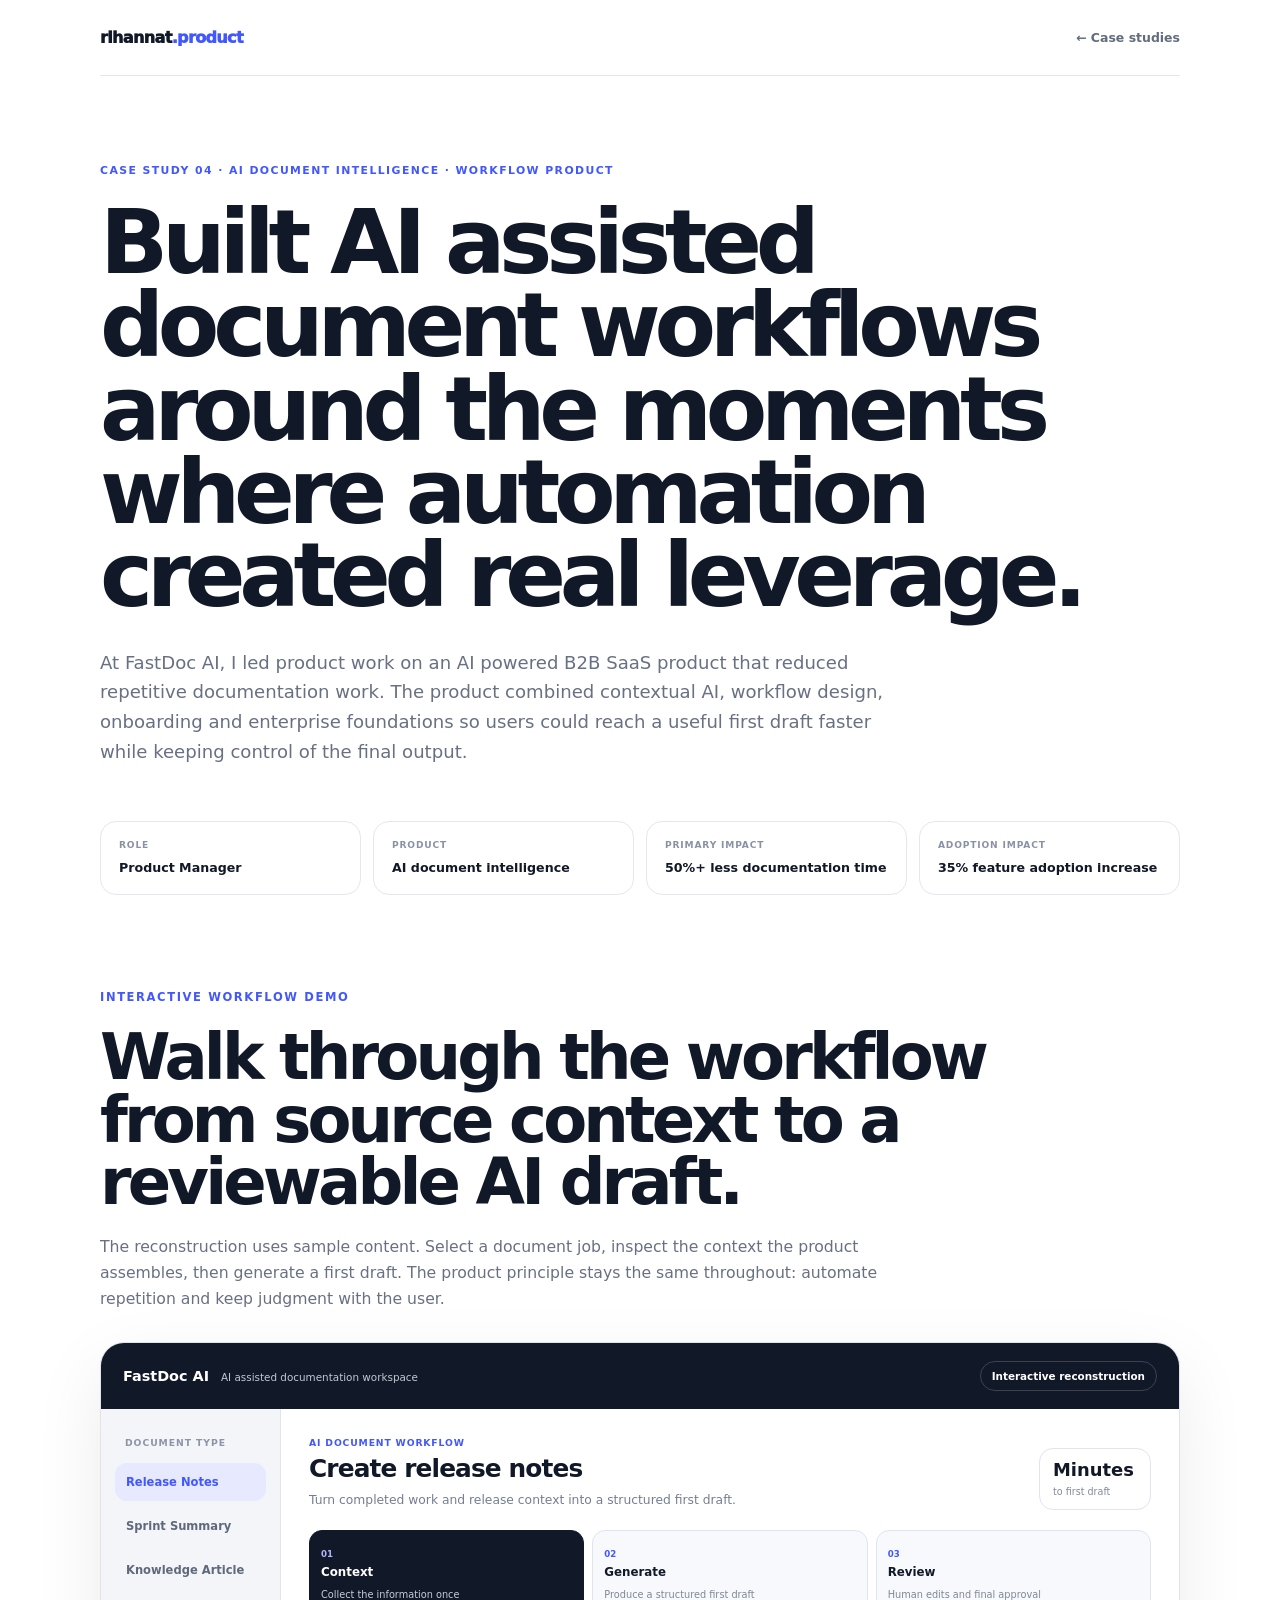
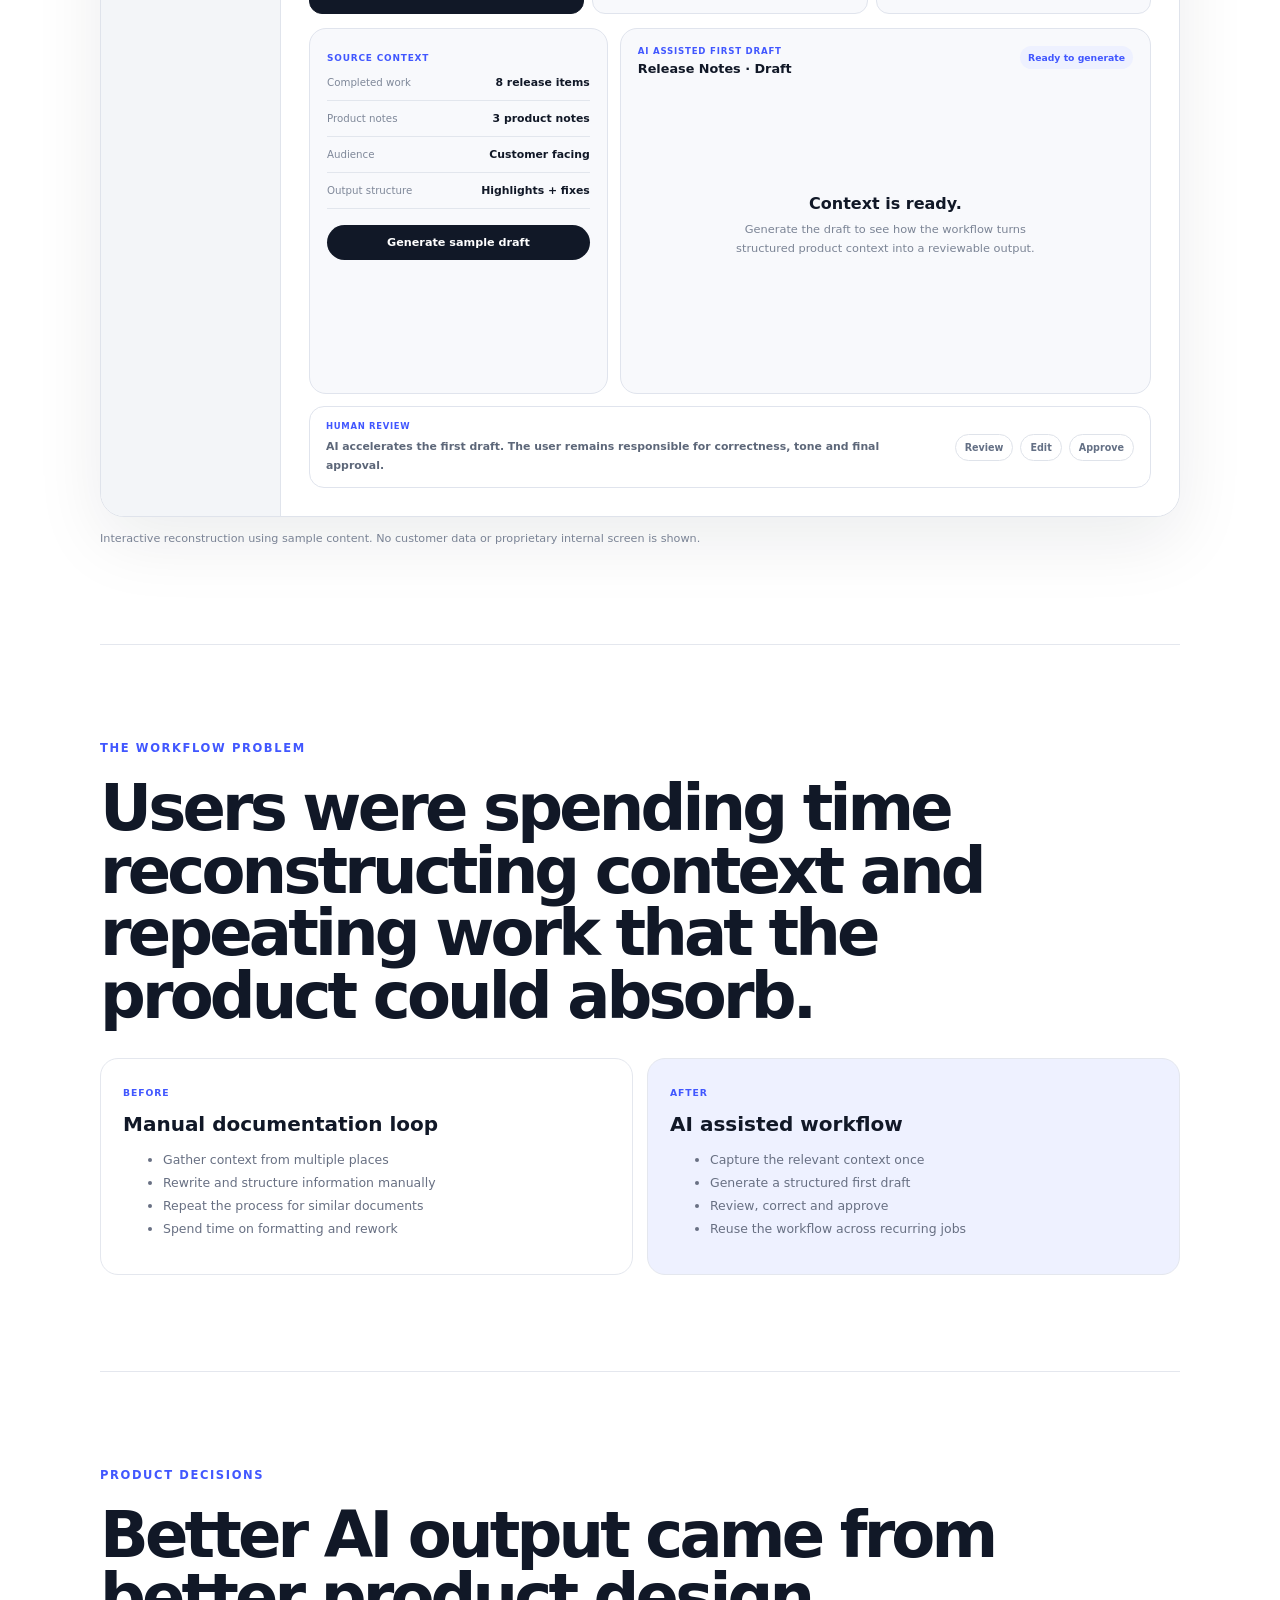
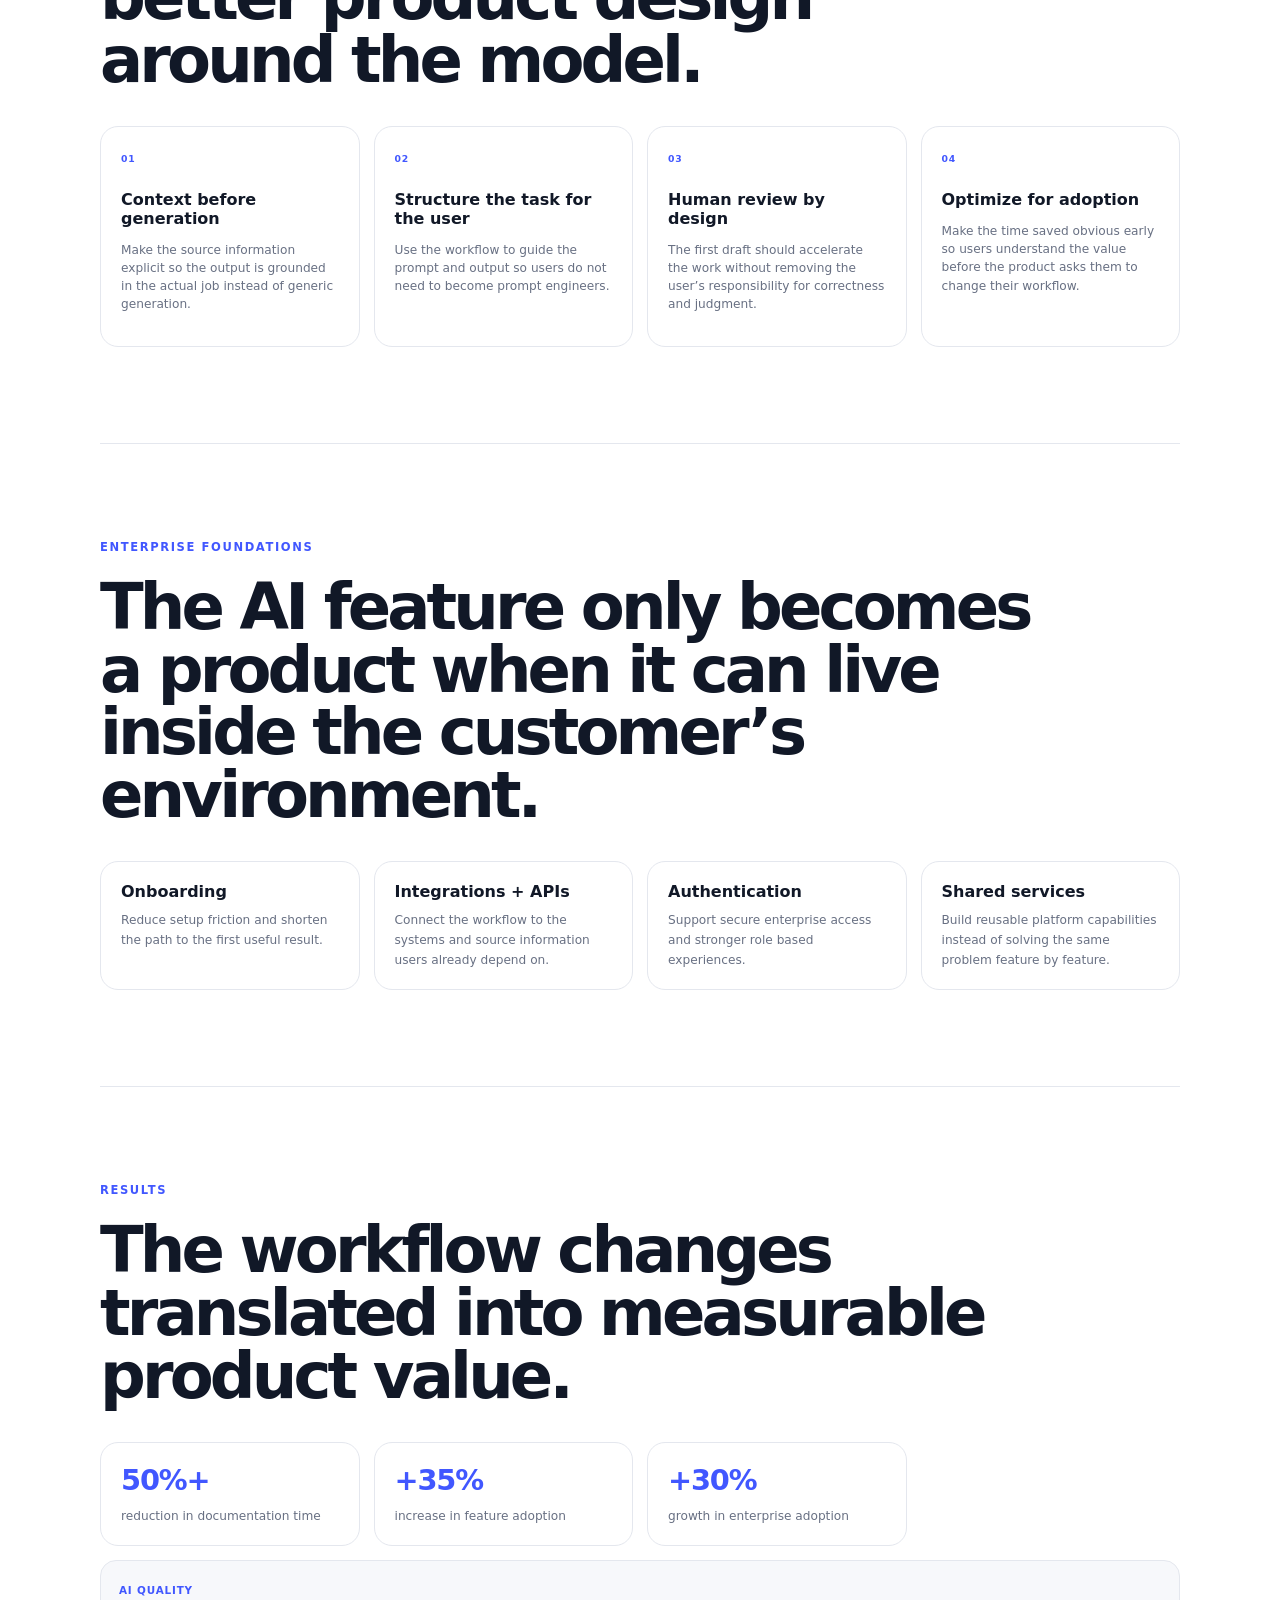
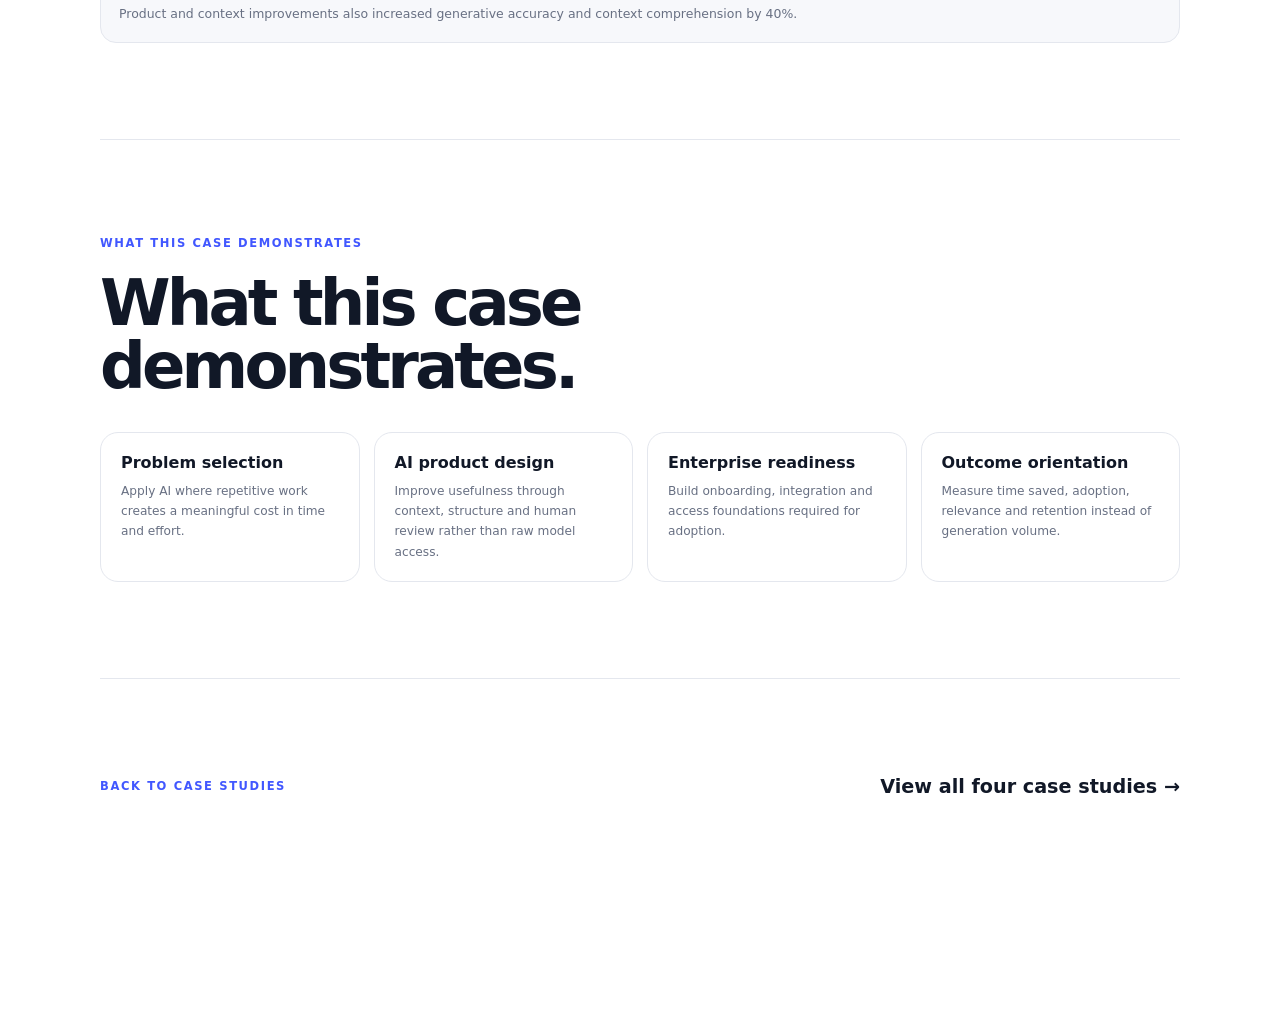
<file: case-fastdoc.html>
<!DOCTYPE html>
<html lang="en">
<head>
<meta charset="utf-8"/>
<meta name="viewport" content="width=device-width,initial-scale=1"/>
<meta name="theme-color" content="#111827"/>
<meta name="description" content="AI document workflow case study by Rihannat Amoo showing context capture, AI assisted drafting, human review and measurable adoption outcomes."/>
<meta property="og:type" content="article"/>
<meta property="og:title" content="AI Document Workflow | Rihannat Amoo"/>
<meta property="og:description" content="Explore an interactive AI documentation workflow and the product decisions behind faster completion and stronger adoption."/>
<meta property="og:url" content="https://rihannatamoo.github.io/case-fastdoc.html"/>
<meta name="twitter:card" content="summary"/>
<link rel="canonical" href="https://rihannatamoo.github.io/case-fastdoc.html"/>
<title>AI Document Workflow | Rihannat Amoo</title>
<link rel="stylesheet" href="styles.css"/>
<link rel="stylesheet" href="case.css"/>
<link rel="stylesheet" href="fastdoc-demo.css"/>
</head>
<body>
<header class="case-header"><a class="brand" href="index.html">rihannat<span>.product</span></a><a class="back" href="index.html#work">← Case studies</a></header>
<main>
<article class="case-page">
  <div class="case-meta">CASE STUDY 04 · AI DOCUMENT INTELLIGENCE · WORKFLOW PRODUCT</div>
  <h1>Built AI assisted document workflows around the moments where automation created real leverage.</h1>
  <p class="case-intro">At FastDoc AI, I led product work on an AI powered B2B SaaS product that reduced repetitive documentation work. The product combined contextual AI, workflow design, onboarding and enterprise foundations so users could reach a useful first draft faster while keeping control of the final output.</p>

  <div class="summary">
    <div><small>Role</small><strong>Product Manager</strong></div>
    <div><small>Product</small><strong>AI document intelligence</strong></div>
    <div><small>Primary impact</small><strong>50%+ less documentation time</strong></div>
    <div><small>Adoption impact</small><strong>35% feature adoption increase</strong></div>
  </div>

  <section class="product-showcase first-showcase">
    <div class="eyebrow">INTERACTIVE WORKFLOW DEMO</div>
    <h2>Walk through the workflow from source context to a reviewable AI draft.</h2>
    <p class="section-lead">The reconstruction uses sample content. Select a document job, inspect the context the product assembles, then generate a first draft. The product principle stays the same throughout: automate repetition and keep judgment with the user.</p>

    <div class="fastdoc-demo">
      <div class="fd-top"><div><b>FastDoc AI</b><span>AI assisted documentation workspace</span></div><span class="fd-status">Interactive reconstruction</span></div>
      <div class="fd-layout">
        <aside class="fd-side">
          <span class="fd-label">DOCUMENT TYPE</span>
          <button class="fd-type active" data-doc="release" type="button">Release Notes</button>
          <button class="fd-type" data-doc="sprint" type="button">Sprint Summary</button>
          <button class="fd-type" data-doc="knowledge" type="button">Knowledge Article</button>
        </aside>

        <div class="fd-main">
          <div class="fd-head"><div><small>AI DOCUMENT WORKFLOW</small><h3 id="fd-title">Create release notes</h3><p id="fd-subtitle">Turn completed work and release context into a structured first draft.</p></div><div class="fd-kpi"><b id="fd-time">Minutes</b><span>to first draft</span></div></div>

          <div class="fd-steps">
            <div class="fd-step active"><small>01</small><b>Context</b><span>Collect the information once</span></div>
            <div class="fd-step"><small>02</small><b>Generate</b><span>Produce a structured first draft</span></div>
            <div class="fd-step"><small>03</small><b>Review</b><span>Human edits and final approval</span></div>
          </div>

          <div class="fd-workspace">
            <div class="fd-context-panel">
              <small>SOURCE CONTEXT</small>
              <div class="fd-context-item"><span>Completed work</span><b id="fd-source-one">8 release items</b></div>
              <div class="fd-context-item"><span>Product notes</span><b id="fd-source-two">3 product notes</b></div>
              <div class="fd-context-item"><span>Audience</span><b id="fd-source-three">Customer facing</b></div>
              <div class="fd-context-item"><span>Output structure</span><b id="fd-source-four">Highlights + fixes</b></div>
              <button id="fd-generate" class="fd-generate" type="button">Generate sample draft</button>
            </div>

            <div class="fd-output-panel">
              <div class="fd-output-head"><div><small>AI ASSISTED FIRST DRAFT</small><b id="fd-output-name">Release Notes · Draft</b></div><span id="fd-output-state">Ready to generate</span></div>
              <div id="fd-empty" class="fd-empty"><div><b>Context is ready.</b><p>Generate the draft to see how the workflow turns structured product context into a reviewable output.</p></div></div>
              <div id="fd-draft" class="fd-draft">
                <h4 id="fd-draft-title">Release highlights</h4>
                <p id="fd-draft-intro">This release improves document generation quality, onboarding and workflow reliability.</p>
                <div class="fd-draft-section"><small>HIGHLIGHTS</small><ul id="fd-list-one"><li>Improved context handling for generated documents</li><li>Simplified setup for recurring documentation workflows</li></ul></div>
                <div class="fd-draft-section"><small id="fd-section-two-label">FIXES</small><ul id="fd-list-two"><li>Resolved issues affecting longer document generation</li><li>Improved consistency in generated section structure</li></ul></div>
              </div>
            </div>
          </div>

          <div class="fd-review">
            <div><small>HUMAN REVIEW</small><b>AI accelerates the first draft. The user remains responsible for correctness, tone and final approval.</b></div>
            <div class="fd-review-actions"><span>Review</span><span>Edit</span><span>Approve</span></div>
          </div>
        </div>
      </div>
    </div>
    <div class="portfolio-caption">Interactive reconstruction using sample content. No customer data or proprietary internal screen is shown.</div>
  </section>

  <section>
    <div class="eyebrow">THE WORKFLOW PROBLEM</div>
    <h2>Users were spending time reconstructing context and repeating work that the product could absorb.</h2>
    <div class="before-after">
      <div class="state-card"><small>BEFORE</small><h3>Manual documentation loop</h3><ul><li>Gather context from multiple places</li><li>Rewrite and structure information manually</li><li>Repeat the process for similar documents</li><li>Spend time on formatting and rework</li></ul></div>
      <div class="state-card after"><small>AFTER</small><h3>AI assisted workflow</h3><ul><li>Capture the relevant context once</li><li>Generate a structured first draft</li><li>Review, correct and approve</li><li>Reuse the workflow across recurring jobs</li></ul></div>
    </div>
  </section>

  <section>
    <div class="eyebrow">PRODUCT DECISIONS</div>
    <h2>Better AI output came from better product design around the model.</h2>
    <div class="decision-grid">
      <div class="decision"><code>01</code><h3>Context before generation</h3><p>Make the source information explicit so the output is grounded in the actual job instead of generic generation.</p></div>
      <div class="decision"><code>02</code><h3>Structure the task for the user</h3><p>Use the workflow to guide the prompt and output so users do not need to become prompt engineers.</p></div>
      <div class="decision"><code>03</code><h3>Human review by design</h3><p>The first draft should accelerate the work without removing the user’s responsibility for correctness and judgment.</p></div>
      <div class="decision"><code>04</code><h3>Optimize for adoption</h3><p>Make the time saved obvious early so users understand the value before the product asks them to change their workflow.</p></div>
    </div>
  </section>

  <section>
    <div class="eyebrow">ENTERPRISE FOUNDATIONS</div>
    <h2>The AI feature only becomes a product when it can live inside the customer’s environment.</h2>
    <div class="measure-grid">
      <div class="measure"><b>Onboarding</b><span>Reduce setup friction and shorten the path to the first useful result.</span></div>
      <div class="measure"><b>Integrations + APIs</b><span>Connect the workflow to the systems and source information users already depend on.</span></div>
      <div class="measure"><b>Authentication</b><span>Support secure enterprise access and stronger role based experiences.</span></div>
      <div class="measure"><b>Shared services</b><span>Build reusable platform capabilities instead of solving the same problem feature by feature.</span></div>
    </div>
  </section>

  <section>
    <div class="eyebrow">RESULTS</div>
    <h2>The workflow changes translated into measurable product value.</h2>
    <div class="metric-grid">
      <div class="metric"><b>50%+</b><span>reduction in documentation time</span></div>
      <div class="metric"><b>+35%</b><span>increase in feature adoption</span></div>
      <div class="metric"><b>+30%</b><span>growth in enterprise adoption</span></div>
    </div>
    <div class="status-banner"><b>AI QUALITY</b><p>Product and context improvements also increased generative accuracy and context comprehension by 40%.</p></div>
  </section>

  <section>
    <div class="eyebrow">WHAT THIS CASE DEMONSTRATES</div>
    <h2>What this case demonstrates.</h2>
    <div class="measure-grid">
      <div class="measure"><b>Problem selection</b><span>Apply AI where repetitive work creates a meaningful cost in time and effort.</span></div>
      <div class="measure"><b>AI product design</b><span>Improve usefulness through context, structure and human review rather than raw model access.</span></div>
      <div class="measure"><b>Enterprise readiness</b><span>Build onboarding, integration and access foundations required for adoption.</span></div>
      <div class="measure"><b>Outcome orientation</b><span>Measure time saved, adoption, relevance and retention instead of generation volume.</span></div>
    </div>
  </section>

  <section class="next"><div class="eyebrow">BACK TO CASE STUDIES</div><a href="index.html#work">View all four case studies →</a></section>
</article>
</main>
<script src="script.js"></script>
<script src="fastdoc-demo.js"></script>
</body>
</html>
</file>
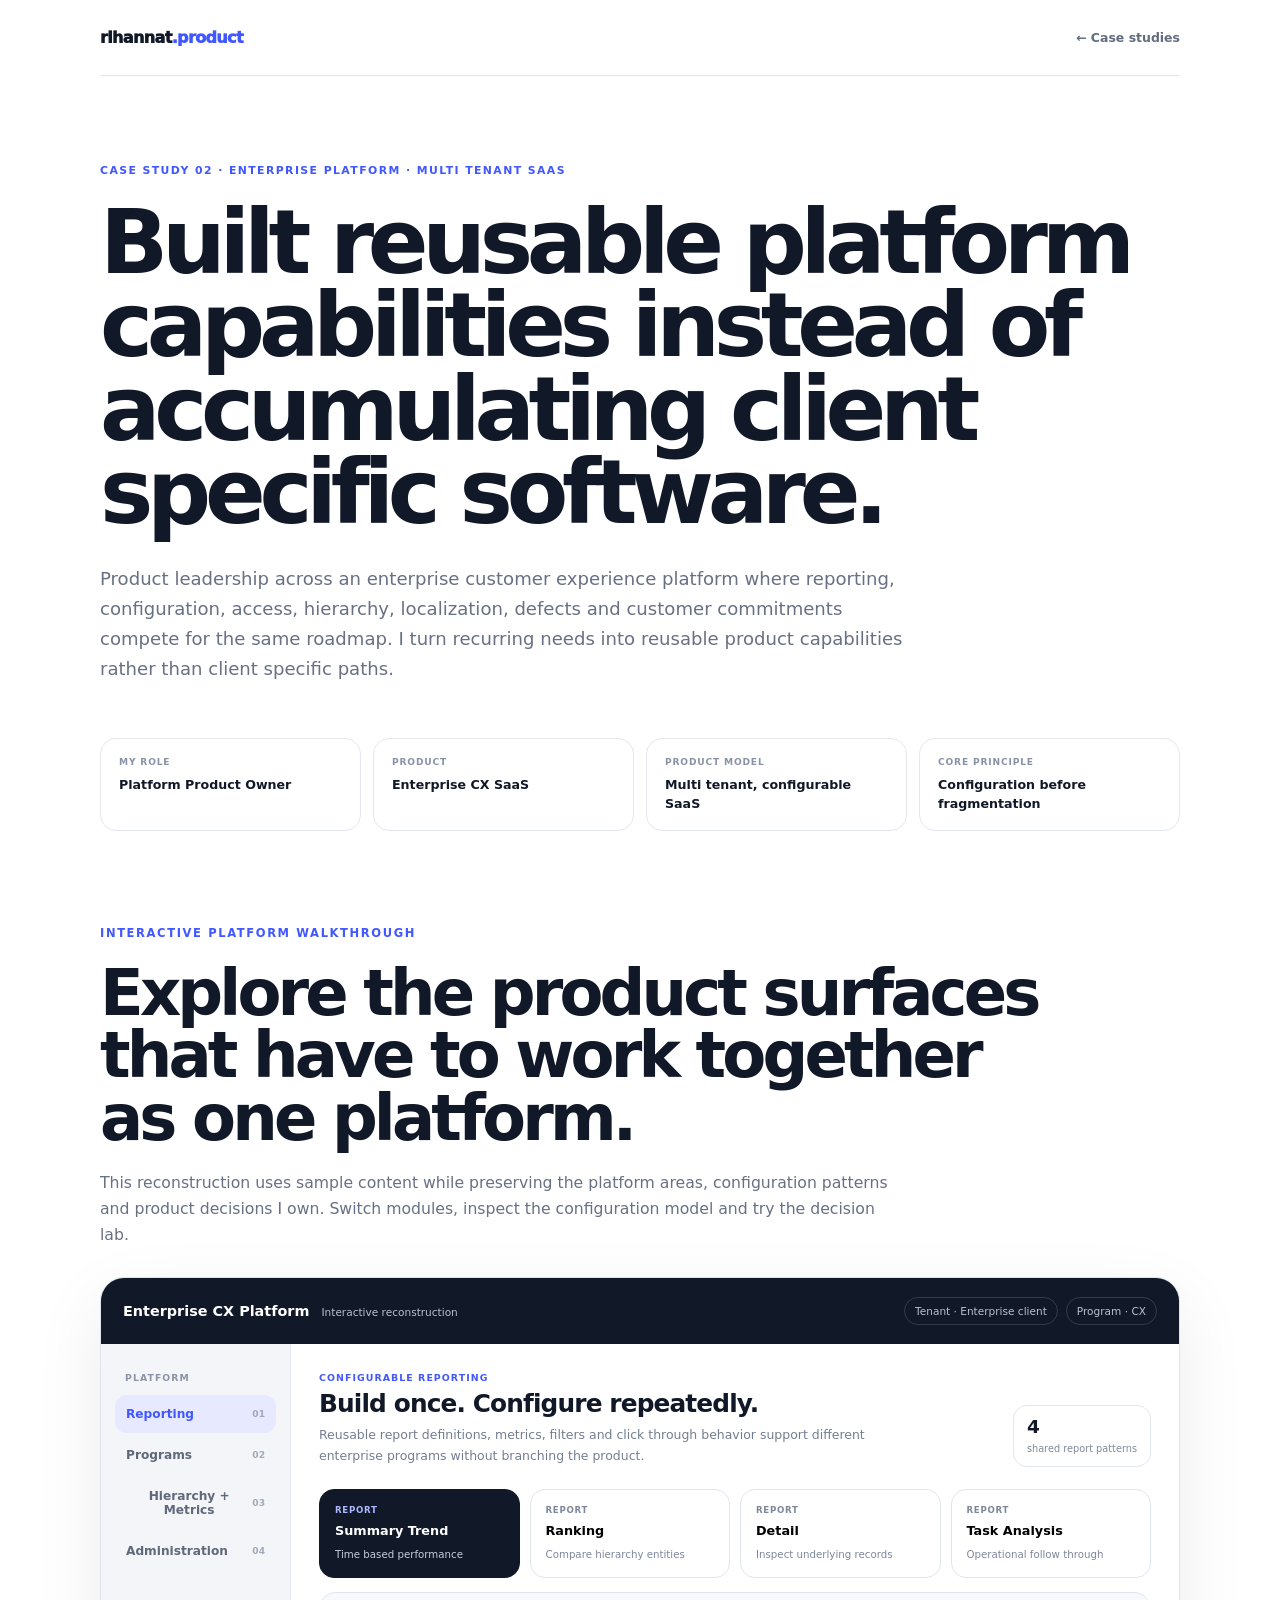
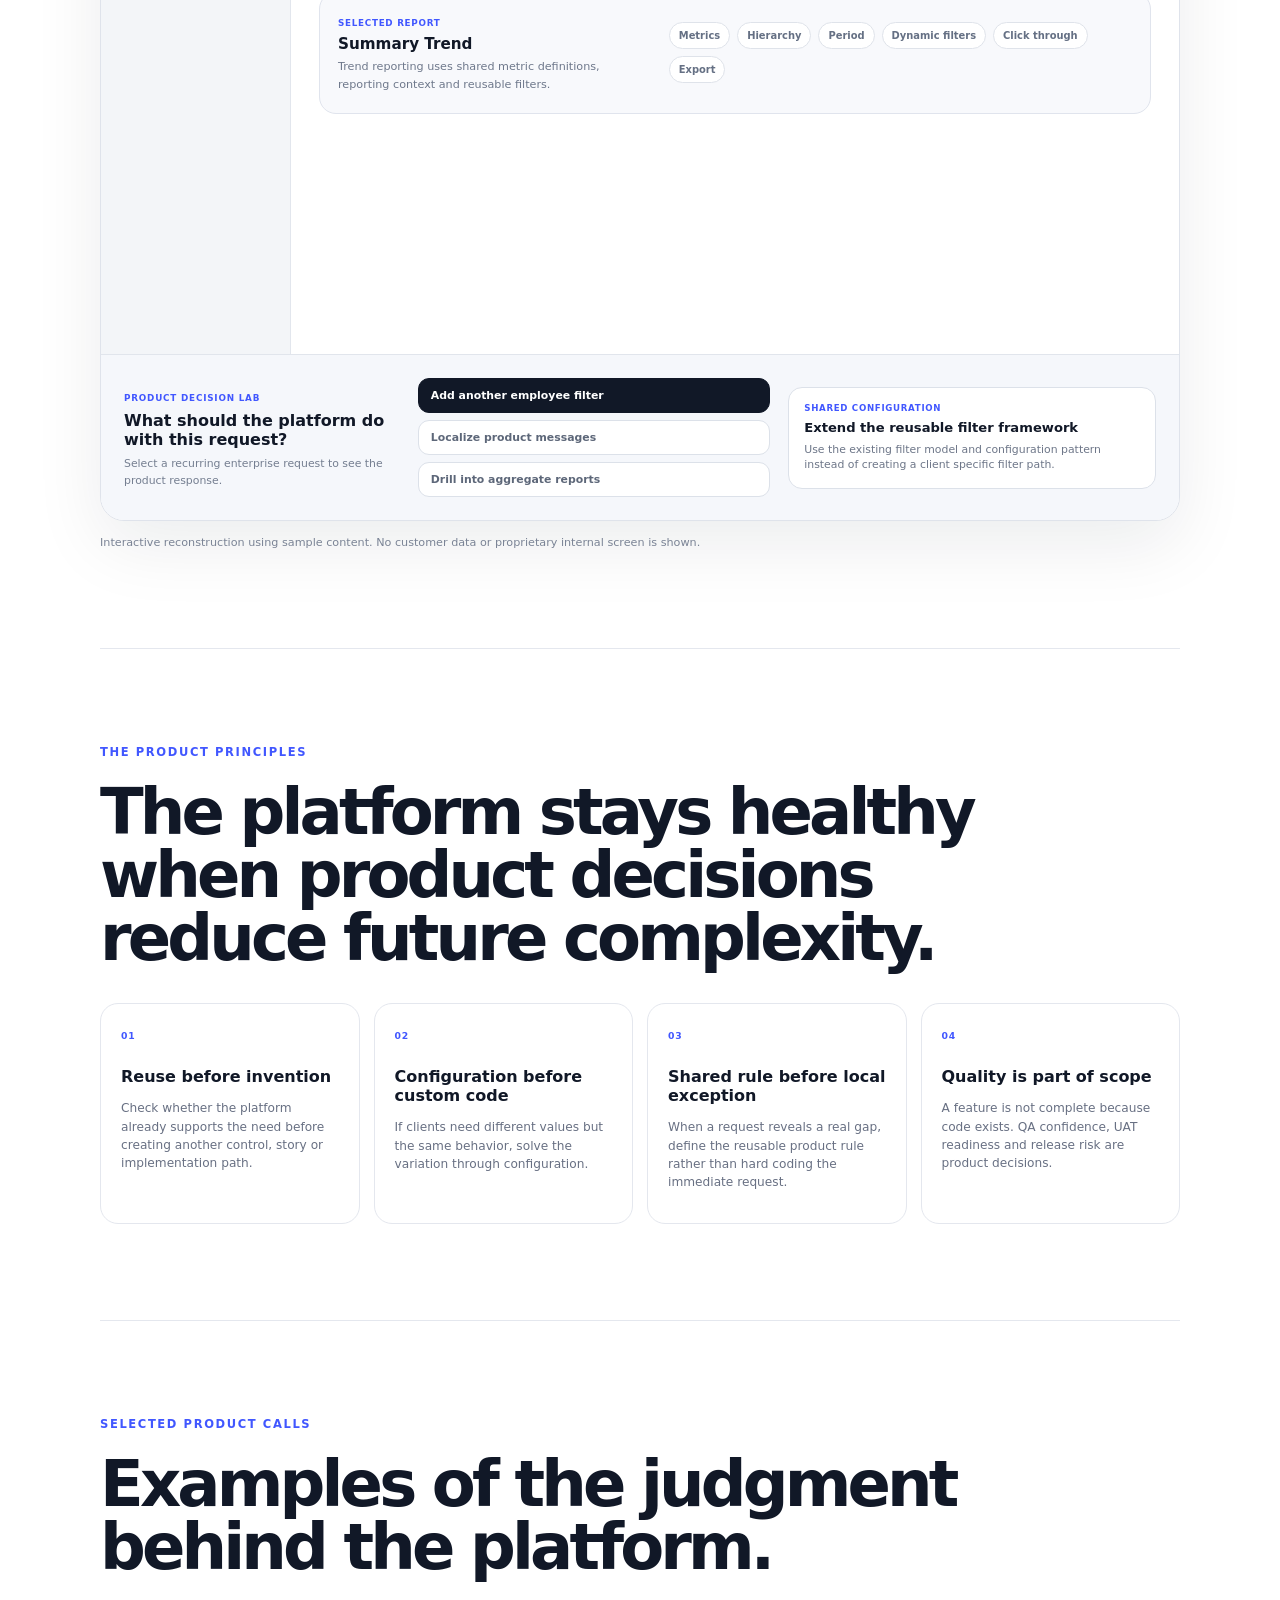
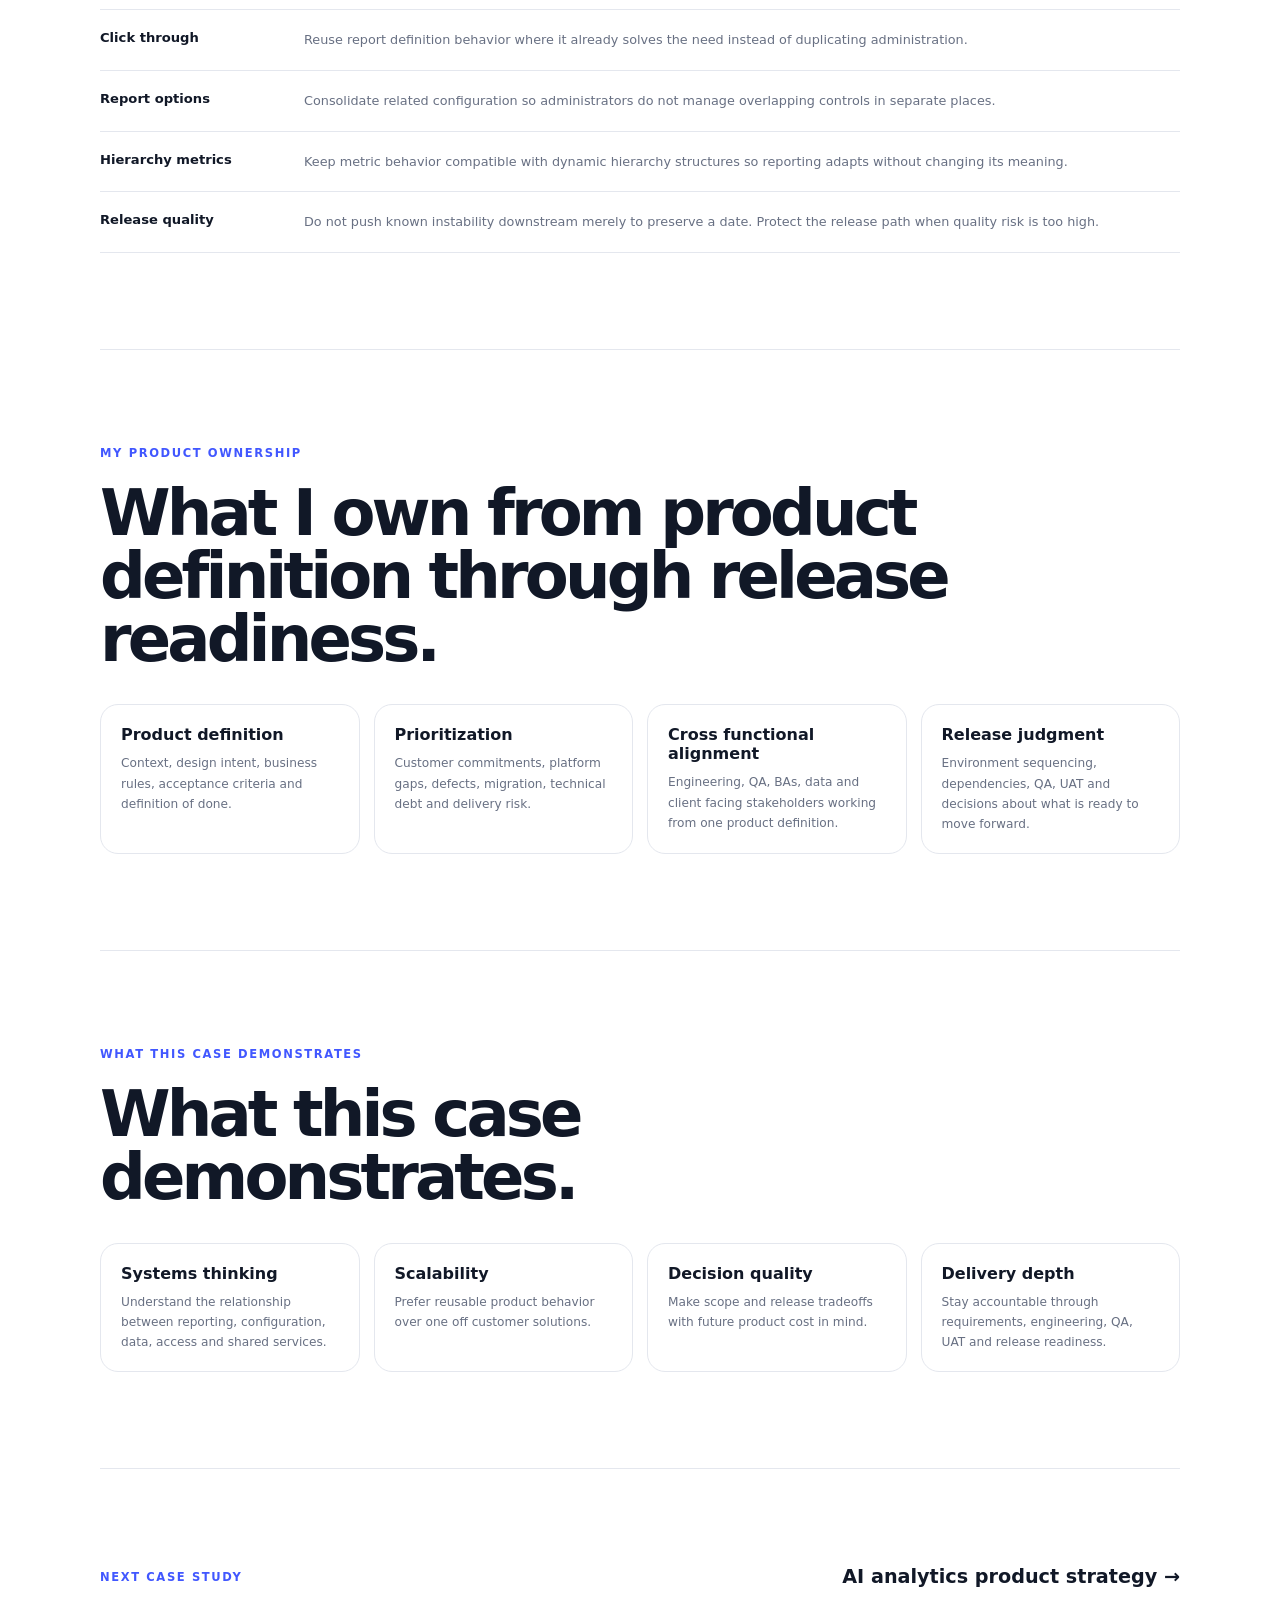
<file: case-platform.html>
<!DOCTYPE html>
<html lang="en">
<head>
<meta charset="utf-8"/>
<meta name="viewport" content="width=device-width,initial-scale=1"/>
<meta name="theme-color" content="#111827"/>
<meta name="description" content="Enterprise SaaS platform product case study by Rihannat Amoo, covering configurable reporting, hierarchy, administration and product decision making."/>
<meta property="og:type" content="article"/>
<meta property="og:title" content="Enterprise Platform Product | Rihannat Amoo"/>
<meta property="og:description" content="Explore how recurring enterprise needs become reusable platform capabilities instead of client specific software."/>
<meta property="og:url" content="https://rihannatamoo.github.io/case-platform.html"/>
<meta name="twitter:card" content="summary"/>
<link rel="canonical" href="https://rihannatamoo.github.io/case-platform.html"/>
<title>Enterprise Platform Product | Rihannat Amoo</title>
<link rel="stylesheet" href="styles.css"/>
<link rel="stylesheet" href="case.css"/>
<link rel="stylesheet" href="platform-demo.css"/>
</head>
<body>
<header class="case-header"><a class="brand" href="index.html">rihannat<span>.product</span></a><a class="back" href="index.html#work">← Case studies</a></header>
<main>
<article class="case-page">
  <div class="case-meta">CASE STUDY 02 · ENTERPRISE PLATFORM · MULTI TENANT SAAS</div>
  <h1>Built reusable platform capabilities instead of accumulating client specific software.</h1>
  <p class="case-intro">Product leadership across an enterprise customer experience platform where reporting, configuration, access, hierarchy, localization, defects and customer commitments compete for the same roadmap. I turn recurring needs into reusable product capabilities rather than client specific paths.</p>

  <div class="summary">
    <div><small>My role</small><strong>Platform Product Owner</strong></div>
    <div><small>Product</small><strong>Enterprise CX SaaS</strong></div>
    <div><small>Product model</small><strong>Multi tenant, configurable SaaS</strong></div>
    <div><small>Core principle</small><strong>Configuration before fragmentation</strong></div>
  </div>

  <section class="product-showcase first-showcase">
    <div class="eyebrow">INTERACTIVE PLATFORM WALKTHROUGH</div>
    <h2>Explore the product surfaces that have to work together as one platform.</h2>
    <p class="section-lead">This reconstruction uses sample content while preserving the platform areas, configuration patterns and product decisions I own. Switch modules, inspect the configuration model and try the decision lab.</p>

    <div class="platform-demo">
      <div class="pd-top">
        <div><b>Enterprise CX Platform</b><span>Interactive reconstruction</span></div>
        <div class="pd-context"><span>Tenant · Enterprise client</span><span>Program · CX</span></div>
      </div>
      <div class="pd-layout">
        <aside class="pd-side">
          <span class="pd-label">PLATFORM</span>
          <button class="pd-nav active" data-platform-screen="reporting" type="button">Reporting <i>01</i></button>
          <button class="pd-nav" data-platform-screen="programs" type="button">Programs <i>02</i></button>
          <button class="pd-nav" data-platform-screen="hierarchy" type="button">Hierarchy + Metrics <i>03</i></button>
          <button class="pd-nav" data-platform-screen="admin" type="button">Administration <i>04</i></button>
        </aside>

        <div class="pd-main">
          <section class="pd-screen active" data-platform-panel="reporting">
            <div class="pd-head"><div><small>CONFIGURABLE REPORTING</small><h3>Build once. Configure repeatedly.</h3><p>Reusable report definitions, metrics, filters and click through behavior support different enterprise programs without branching the product.</p></div><div class="pd-kpi"><b>4</b><span>shared report patterns</span></div></div>
            <div class="pd-report-grid">
              <button class="pd-report active" data-report="trend" type="button"><small>REPORT</small><b>Summary Trend</b><span>Time based performance</span></button>
              <button class="pd-report" data-report="ranking" type="button"><small>REPORT</small><b>Ranking</b><span>Compare hierarchy entities</span></button>
              <button class="pd-report" data-report="detail" type="button"><small>REPORT</small><b>Detail</b><span>Inspect underlying records</span></button>
              <button class="pd-report" data-report="task" type="button"><small>REPORT</small><b>Task Analysis</b><span>Operational follow through</span></button>
            </div>
            <div class="pd-config-panel">
              <div><small>SELECTED REPORT</small><b id="pd-report-title">Summary Trend</b><p id="pd-report-copy">Trend reporting uses shared metric definitions, reporting context and reusable filters.</p></div>
              <div class="pd-config-chips"><span>Metrics</span><span>Hierarchy</span><span>Period</span><span>Dynamic filters</span><span>Click through</span><span>Export</span></div>
            </div>
          </section>

          <section class="pd-screen" data-platform-panel="programs">
            <div class="pd-head"><div><small>PROGRAM MANAGEMENT</small><h3>Model the program, then let the platform reuse it.</h3><p>Programs give customer configuration a consistent home instead of scattering client behavior across code and one off admin controls.</p></div><div class="pd-kpi"><b>Active</b><span>shared configuration</span></div></div>
            <div class="pd-program">
              <div class="pd-program-name"><small>PROGRAM</small><h4>Customer Experience Program</h4><p>Reusable setup for reporting, hierarchy, filters and access.</p></div>
              <div class="pd-program-grid">
                <div><span>Reporting package</span><b>Standard + configurable</b></div>
                <div><span>Hierarchy model</span><b>Dynamic</b></div>
                <div><span>Employee filters</span><b>Role aware</b></div>
                <div><span>Localization</span><b>Enabled</b></div>
              </div>
            </div>
          </section>

          <section class="pd-screen" data-platform-panel="hierarchy">
            <div class="pd-head"><div><small>HIERARCHY + METRICS</small><h3>Make data structures flexible without making reporting inconsistent.</h3><p>Hierarchy, metric catalogues and reporting context need common rules so different organizational models still behave like one product.</p></div><div class="pd-kpi"><b>4</b><span>sample hierarchy levels</span></div></div>
            <div class="pd-hierarchy">
              <div class="pd-tree">
                <div class="level l1"><b>Region</b><span>Top level</span></div>
                <div class="level l2"><b>Market</b><span>Dynamic child</span></div>
                <div class="level l3"><b>Location</b><span>Filterable</span></div>
                <div class="level l4"><b>Team</b><span>Optional depth</span></div>
              </div>
              <div class="pd-metrics">
                <small>METRIC CATALOGUE</small>
                <div><b>NPS</b><span>Reusable definition</span></div>
                <div><b>CSAT</b><span>Reusable definition</span></div>
                <div><b>Response volume</b><span>Context aware</span></div>
                <div><b>Custom metric</b><span>Configured once</span></div>
              </div>
            </div>
          </section>

          <section class="pd-screen" data-platform-panel="admin">
            <div class="pd-head"><div><small>ADMINISTRATION</small><h3>Enterprise readiness lives in the details around the feature.</h3><p>Identity, localization, branding and default behavior determine whether a shared capability can actually work across clients.</p></div><div class="pd-kpi"><b>Shared</b><span>platform services</span></div></div>
            <div class="pd-admin-grid">
              <div><small>IDENTITY</small><h4>SSO + access</h4><p>Authentication and role based access belong to the platform, not individual features.</p></div>
              <div><small>LOCALIZATION</small><h4>Product messages</h4><p>Error, empty and no data states need reusable translations across the product.</p></div>
              <div><small>BRANDING</small><h4>White label rules</h4><p>Branding is configuration governed by shared product standards.</p></div>
              <div><small>FILTERS</small><h4>Dynamic defaults</h4><p>Admin configuration determines reusable default behavior across reporting experiences.</p></div>
            </div>
          </section>
        </div>
      </div>

      <div class="pd-decision-lab">
        <div class="pd-lab-copy"><small>PRODUCT DECISION LAB</small><h3>What should the platform do with this request?</h3><p>Select a recurring enterprise request to see the product response.</p></div>
        <div class="pd-request-buttons">
          <button class="active" data-request="filter" type="button">Add another employee filter</button>
          <button data-request="messages" type="button">Localize product messages</button>
          <button data-request="drill" type="button">Drill into aggregate reports</button>
        </div>
        <div class="pd-answer">
          <small id="pd-answer-type">SHARED CONFIGURATION</small>
          <b id="pd-answer-title">Extend the reusable filter framework</b>
          <p id="pd-answer-copy">Use the existing filter model and configuration pattern instead of creating a client specific filter path.</p>
        </div>
      </div>
    </div>
    <div class="portfolio-caption">Interactive reconstruction using sample content. No customer data or proprietary internal screen is shown.</div>
  </section>

  <section>
    <div class="eyebrow">THE PRODUCT PRINCIPLES</div>
    <h2>The platform stays healthy when product decisions reduce future complexity.</h2>
    <div class="decision-grid">
      <div class="decision"><code>01</code><h3>Reuse before invention</h3><p>Check whether the platform already supports the need before creating another control, story or implementation path.</p></div>
      <div class="decision"><code>02</code><h3>Configuration before custom code</h3><p>If clients need different values but the same behavior, solve the variation through configuration.</p></div>
      <div class="decision"><code>03</code><h3>Shared rule before local exception</h3><p>When a request reveals a real gap, define the reusable product rule rather than hard coding the immediate request.</p></div>
      <div class="decision"><code>04</code><h3>Quality is part of scope</h3><p>A feature is not complete because code exists. QA confidence, UAT readiness and release risk are product decisions.</p></div>
    </div>
  </section>

  <section>
    <div class="eyebrow">SELECTED PRODUCT CALLS</div>
    <h2>Examples of the judgment behind the platform.</h2>
    <div class="rule-list">
      <div class="rule"><b>Click through</b><span>Reuse report definition behavior where it already solves the need instead of duplicating administration.</span></div>
      <div class="rule"><b>Report options</b><span>Consolidate related configuration so administrators do not manage overlapping controls in separate places.</span></div>
      <div class="rule"><b>Hierarchy metrics</b><span>Keep metric behavior compatible with dynamic hierarchy structures so reporting adapts without changing its meaning.</span></div>
      <div class="rule"><b>Release quality</b><span>Do not push known instability downstream merely to preserve a date. Protect the release path when quality risk is too high.</span></div>
    </div>
  </section>

  <section>
    <div class="eyebrow">MY PRODUCT OWNERSHIP</div>
    <h2>What I own from product definition through release readiness.</h2>
    <div class="measure-grid">
      <div class="measure"><b>Product definition</b><span>Context, design intent, business rules, acceptance criteria and definition of done.</span></div>
      <div class="measure"><b>Prioritization</b><span>Customer commitments, platform gaps, defects, migration, technical debt and delivery risk.</span></div>
      <div class="measure"><b>Cross functional alignment</b><span>Engineering, QA, BAs, data and client facing stakeholders working from one product definition.</span></div>
      <div class="measure"><b>Release judgment</b><span>Environment sequencing, dependencies, QA, UAT and decisions about what is ready to move forward.</span></div>
    </div>
  </section>

  <section>
    <div class="eyebrow">WHAT THIS CASE DEMONSTRATES</div>
    <h2>What this case demonstrates.</h2>
    <div class="measure-grid">
      <div class="measure"><b>Systems thinking</b><span>Understand the relationship between reporting, configuration, data, access and shared services.</span></div>
      <div class="measure"><b>Scalability</b><span>Prefer reusable product behavior over one off customer solutions.</span></div>
      <div class="measure"><b>Decision quality</b><span>Make scope and release tradeoffs with future product cost in mind.</span></div>
      <div class="measure"><b>Delivery depth</b><span>Stay accountable through requirements, engineering, QA, UAT and release readiness.</span></div>
    </div>
  </section>

  <section class="next"><div class="eyebrow">NEXT CASE STUDY</div><a href="case-statisense.html">AI analytics product strategy →</a></section>
</article>
</main>
<script src="script.js"></script>
<script src="platform-demo.js"></script>
</body>
</html>
</file>
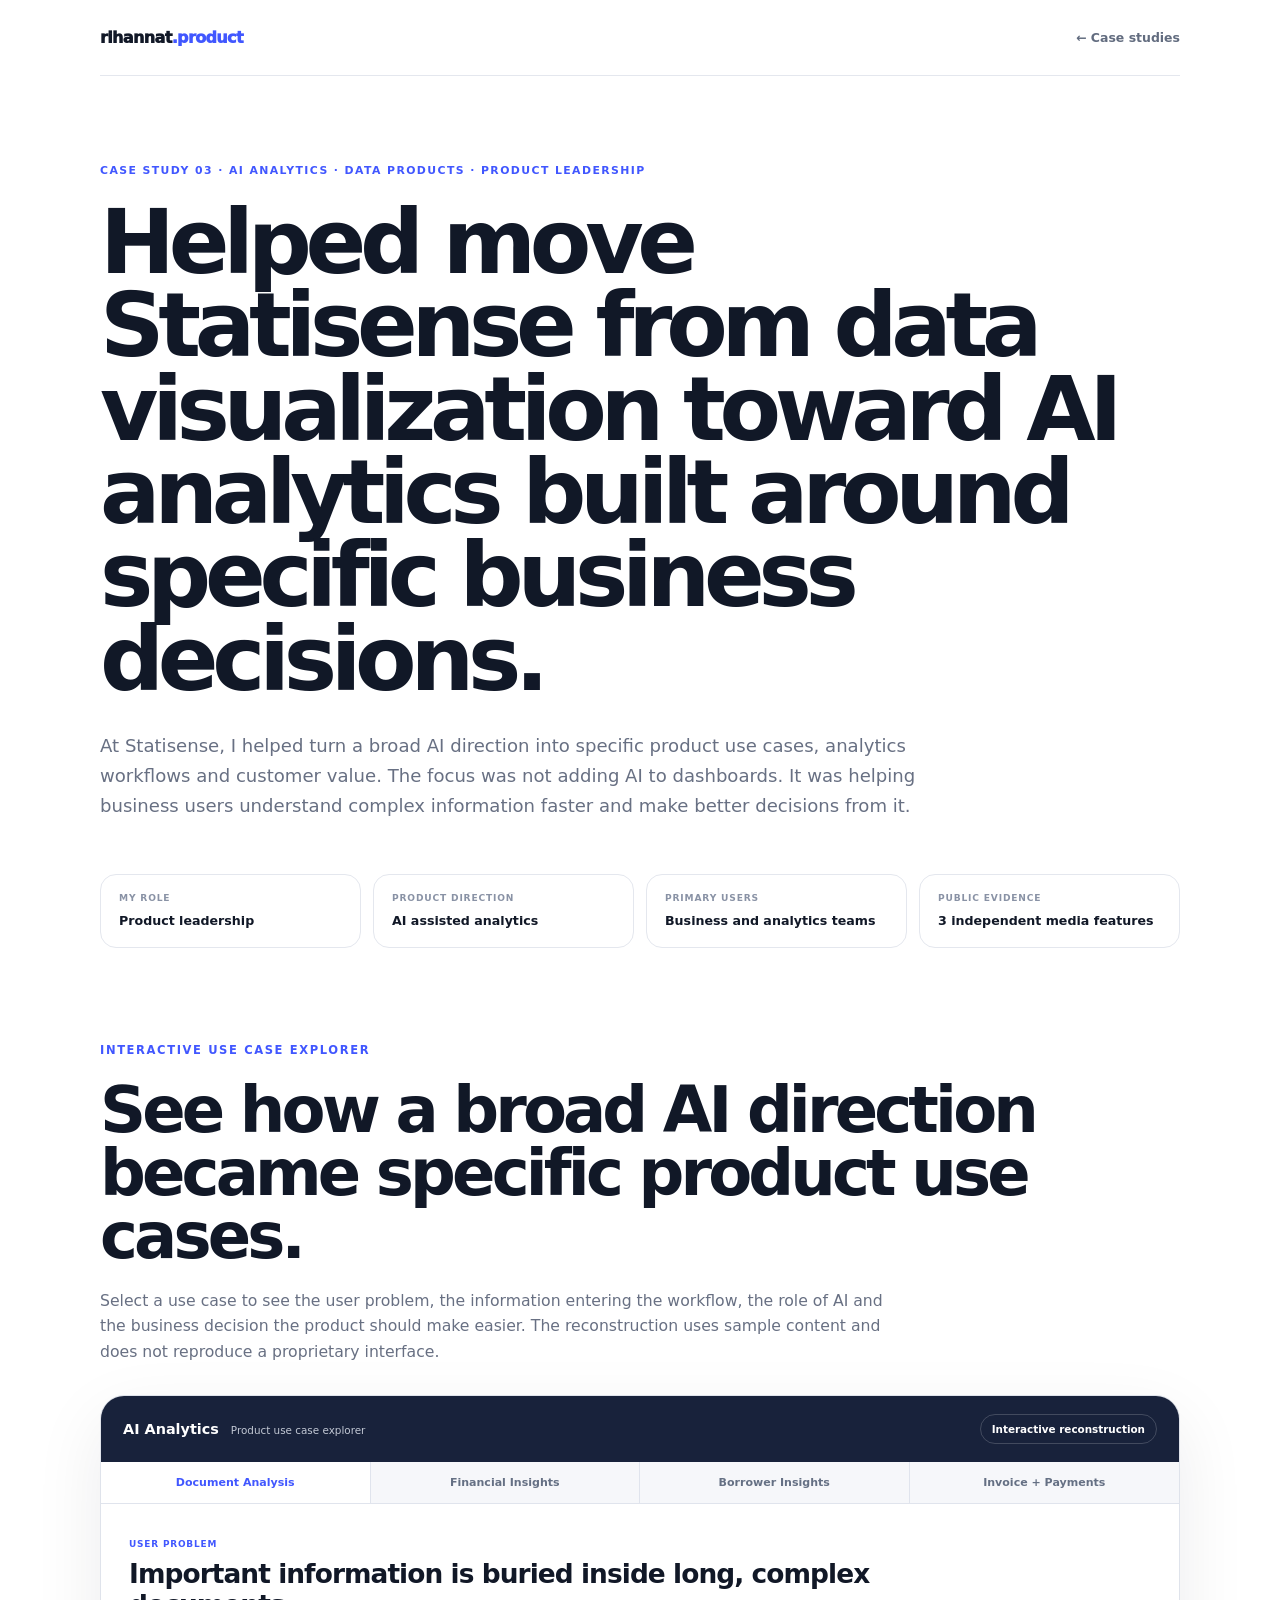
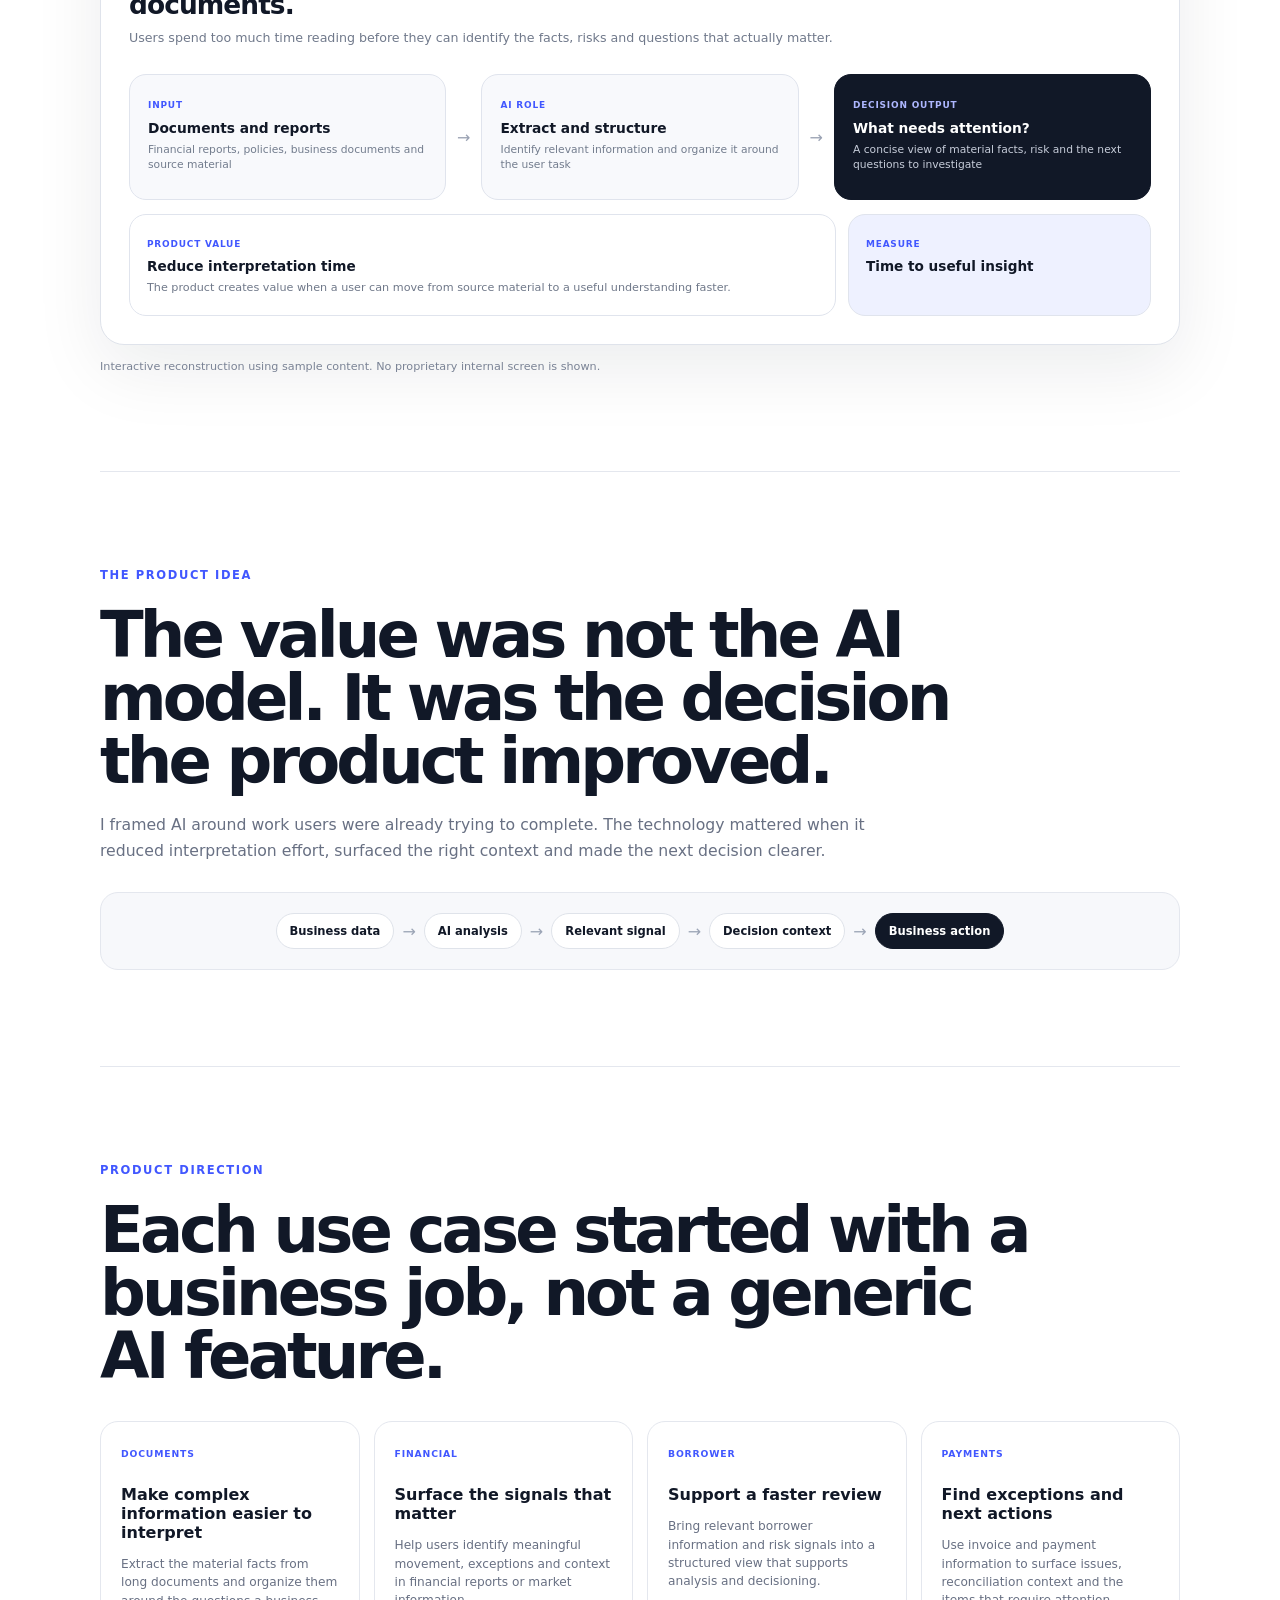
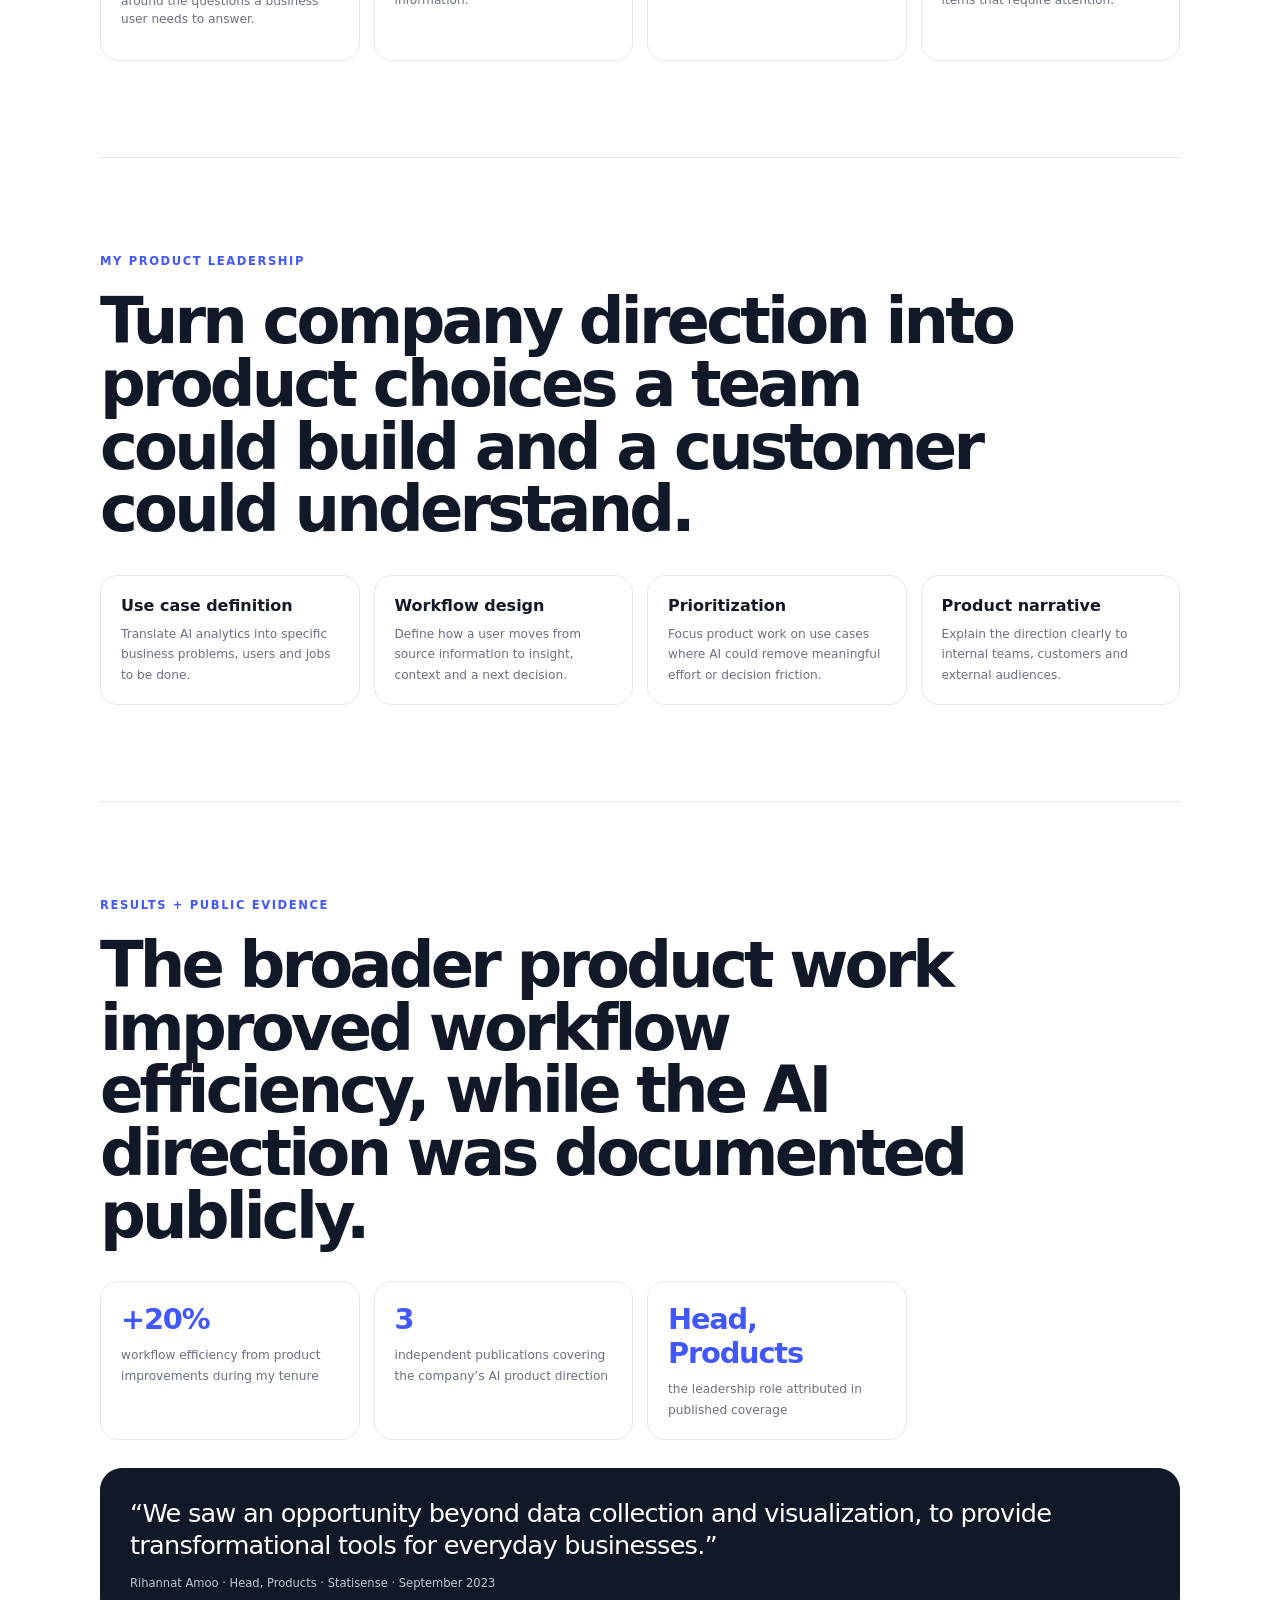
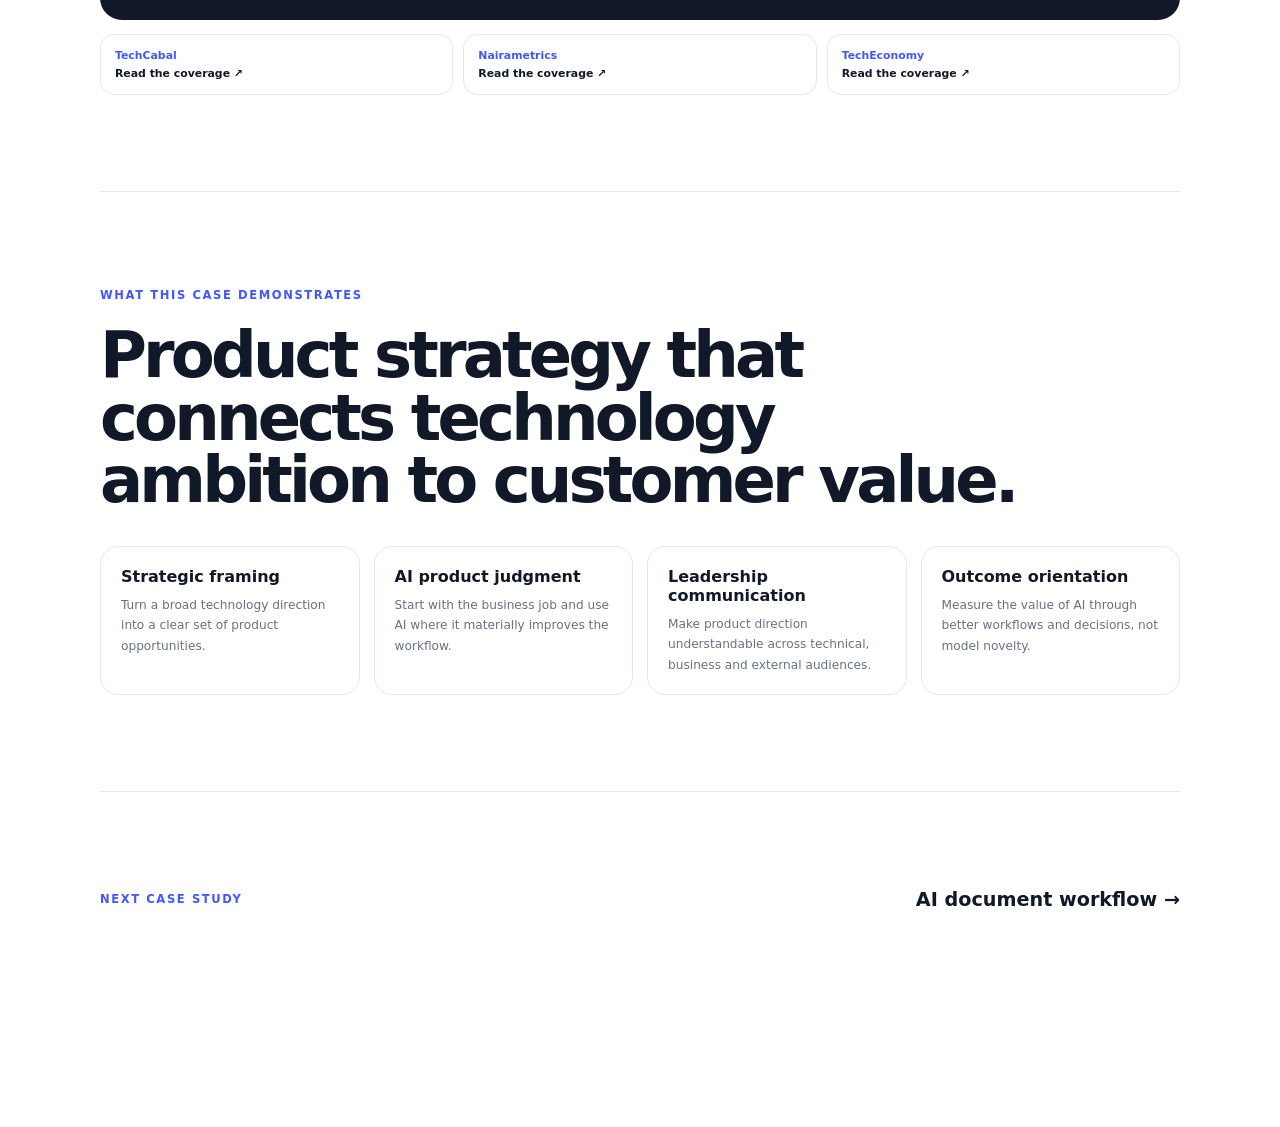
<file: case-statisense.html>
<!DOCTYPE html>
<html lang="en">
<head>
<meta charset="utf-8"/>
<meta name="viewport" content="width=device-width,initial-scale=1"/>
<meta name="theme-color" content="#111827"/>
<meta name="description" content="AI analytics product strategy case study by Rihannat Amoo, showing how broad AI direction became specific business use cases and decision workflows."/>
<meta property="og:type" content="article"/>
<meta property="og:title" content="AI Analytics Product Strategy | Rihannat Amoo"/>
<meta property="og:description" content="Document analysis, financial insights, borrower insights and payment intelligence shaped around real business decisions."/>
<meta property="og:url" content="https://rihannatamoo.github.io/case-statisense.html"/>
<meta name="twitter:card" content="summary"/>
<link rel="canonical" href="https://rihannatamoo.github.io/case-statisense.html"/>
<title>AI Analytics Product Strategy | Rihannat Amoo</title>
<link rel="stylesheet" href="styles.css"/>
<link rel="stylesheet" href="case.css"/>
<link rel="stylesheet" href="statisense-demo.css"/>
</head>
<body>
<header class="case-header"><a class="brand" href="index.html">rihannat<span>.product</span></a><a class="back" href="index.html#work">← Case studies</a></header>
<main>
<article class="case-page">
  <div class="case-meta">CASE STUDY 03 · AI ANALYTICS · DATA PRODUCTS · PRODUCT LEADERSHIP</div>
  <h1>Helped move Statisense from data visualization toward AI analytics built around specific business decisions.</h1>
  <p class="case-intro">At Statisense, I helped turn a broad AI direction into specific product use cases, analytics workflows and customer value. The focus was not adding AI to dashboards. It was helping business users understand complex information faster and make better decisions from it.</p>

  <div class="summary">
    <div><small>My role</small><strong>Product leadership</strong></div>
    <div><small>Product direction</small><strong>AI assisted analytics</strong></div>
    <div><small>Primary users</small><strong>Business and analytics teams</strong></div>
    <div><small>Public evidence</small><strong>3 independent media features</strong></div>
  </div>

  <section class="product-showcase first-showcase">
    <div class="eyebrow">INTERACTIVE USE CASE EXPLORER</div>
    <h2>See how a broad AI direction became specific product use cases.</h2>
    <p class="section-lead">Select a use case to see the user problem, the information entering the workflow, the role of AI and the business decision the product should make easier. The reconstruction uses sample content and does not reproduce a proprietary interface.</p>

    <div class="strategy-demo">
      <div class="sd-top"><div><b>AI Analytics</b><span>Product use case explorer</span></div><span class="sd-proof">Interactive reconstruction</span></div>
      <div class="sd-tabs">
        <button class="active" data-usecase="documents" type="button">Document Analysis</button>
        <button data-usecase="financial" type="button">Financial Insights</button>
        <button data-usecase="borrower" type="button">Borrower Insights</button>
        <button data-usecase="payments" type="button">Invoice + Payments</button>
      </div>
      <div class="sd-canvas">
        <div class="sd-question">
          <small>USER PROBLEM</small>
          <h3 id="sd-problem">Important information is buried inside long, complex documents.</h3>
          <p id="sd-problem-copy">Users spend too much time reading before they can identify the facts, risks and questions that actually matter.</p>
        </div>
        <div class="sd-flow">
          <div><small>INPUT</small><b id="sd-input">Documents and reports</b><span id="sd-input-copy">Financial reports, policies, business documents and source material</span></div>
          <i>→</i>
          <div><small>AI ROLE</small><b id="sd-ai">Extract and structure</b><span id="sd-ai-copy">Identify relevant information and organize it around the user task</span></div>
          <i>→</i>
          <div class="active"><small>DECISION OUTPUT</small><b id="sd-output">What needs attention?</b><span id="sd-output-copy">A concise view of material facts, risk and the next questions to investigate</span></div>
        </div>
        <div class="sd-value">
          <div><small>PRODUCT VALUE</small><b id="sd-value-title">Reduce interpretation time</b><p id="sd-value-copy">The product creates value when a user can move from source material to a useful understanding faster.</p></div>
          <div class="sd-measure"><small>MEASURE</small><b id="sd-measure">Time to useful insight</b></div>
        </div>
      </div>
    </div>
    <div class="portfolio-caption">Interactive reconstruction using sample content. No proprietary internal screen is shown.</div>
  </section>

  <section>
    <div class="eyebrow">THE PRODUCT IDEA</div>
    <h2>The value was not the AI model. It was the decision the product improved.</h2>
    <p class="section-lead">I framed AI around work users were already trying to complete. The technology mattered when it reduced interpretation effort, surfaced the right context and made the next decision clearer.</p>
    <div class="strategy-chain"><span>Business data</span><i>→</i><span>AI analysis</span><i>→</i><span>Relevant signal</span><i>→</i><span>Decision context</span><i>→</i><span class="active">Business action</span></div>
  </section>

  <section>
    <div class="eyebrow">PRODUCT DIRECTION</div>
    <h2>Each use case started with a business job, not a generic AI feature.</h2>
    <div class="decision-grid">
      <div class="decision"><code>DOCUMENTS</code><h3>Make complex information easier to interpret</h3><p>Extract the material facts from long documents and organize them around the questions a business user needs to answer.</p></div>
      <div class="decision"><code>FINANCIAL</code><h3>Surface the signals that matter</h3><p>Help users identify meaningful movement, exceptions and context in financial reports or market information.</p></div>
      <div class="decision"><code>BORROWER</code><h3>Support a faster review</h3><p>Bring relevant borrower information and risk signals into a structured view that supports analysis and decisioning.</p></div>
      <div class="decision"><code>PAYMENTS</code><h3>Find exceptions and next actions</h3><p>Use invoice and payment information to surface issues, reconciliation context and the items that require attention.</p></div>
    </div>
  </section>

  <section>
    <div class="eyebrow">MY PRODUCT LEADERSHIP</div>
    <h2>Turn company direction into product choices a team could build and a customer could understand.</h2>
    <div class="measure-grid">
      <div class="measure"><b>Use case definition</b><span>Translate AI analytics into specific business problems, users and jobs to be done.</span></div>
      <div class="measure"><b>Workflow design</b><span>Define how a user moves from source information to insight, context and a next decision.</span></div>
      <div class="measure"><b>Prioritization</b><span>Focus product work on use cases where AI could remove meaningful effort or decision friction.</span></div>
      <div class="measure"><b>Product narrative</b><span>Explain the direction clearly to internal teams, customers and external audiences.</span></div>
    </div>
  </section>

  <section>
    <div class="eyebrow">RESULTS + PUBLIC EVIDENCE</div>
    <h2>The broader product work improved workflow efficiency, while the AI direction was documented publicly.</h2>
    <div class="metric-grid">
      <div class="metric"><b>+20%</b><span>workflow efficiency from product improvements during my tenure</span></div>
      <div class="metric"><b>3</b><span>independent publications covering the company’s AI product direction</span></div>
      <div class="metric"><b>Head, Products</b><span>the leadership role attributed in published coverage</span></div>
    </div>

    <div class="quote-panel">
      <blockquote>“We saw an opportunity beyond data collection and visualization, to provide transformational tools for everyday businesses.”</blockquote>
      <cite>Rihannat Amoo · Head, Products · Statisense · September 2023</cite>
    </div>

    <div class="press-mini">
      <a href="https://techcabal.com/2023/09/19/statisense-raises-capital-joins-the-ai-analytics-race/" target="_blank" rel="noreferrer"><span>TechCabal</span>Read the coverage ↗</a>
      <a href="https://nairametrics.com/2023/09/19/leading-data-platform-statisense-raises-capital-pivots-to-building-ai-analytics-for-businesses-across-africa/" target="_blank" rel="noreferrer"><span>Nairametrics</span>Read the coverage ↗</a>
      <a href="https://techeconomy.ng/statisense-raises-capital-to-empower-african-businesses-through-ai" target="_blank" rel="noreferrer"><span>TechEconomy</span>Read the coverage ↗</a>
    </div>
  </section>

  <section>
    <div class="eyebrow">WHAT THIS CASE DEMONSTRATES</div>
    <h2>Product strategy that connects technology ambition to customer value.</h2>
    <div class="measure-grid">
      <div class="measure"><b>Strategic framing</b><span>Turn a broad technology direction into a clear set of product opportunities.</span></div>
      <div class="measure"><b>AI product judgment</b><span>Start with the business job and use AI where it materially improves the workflow.</span></div>
      <div class="measure"><b>Leadership communication</b><span>Make product direction understandable across technical, business and external audiences.</span></div>
      <div class="measure"><b>Outcome orientation</b><span>Measure the value of AI through better workflows and decisions, not model novelty.</span></div>
    </div>
  </section>

  <section class="next"><div class="eyebrow">NEXT CASE STUDY</div><a href="case-fastdoc.html">AI document workflow →</a></section>
</article>
</main>
<script src="script.js"></script>
<script src="statisense-demo.js"></script>
</body>
</html>
</file>
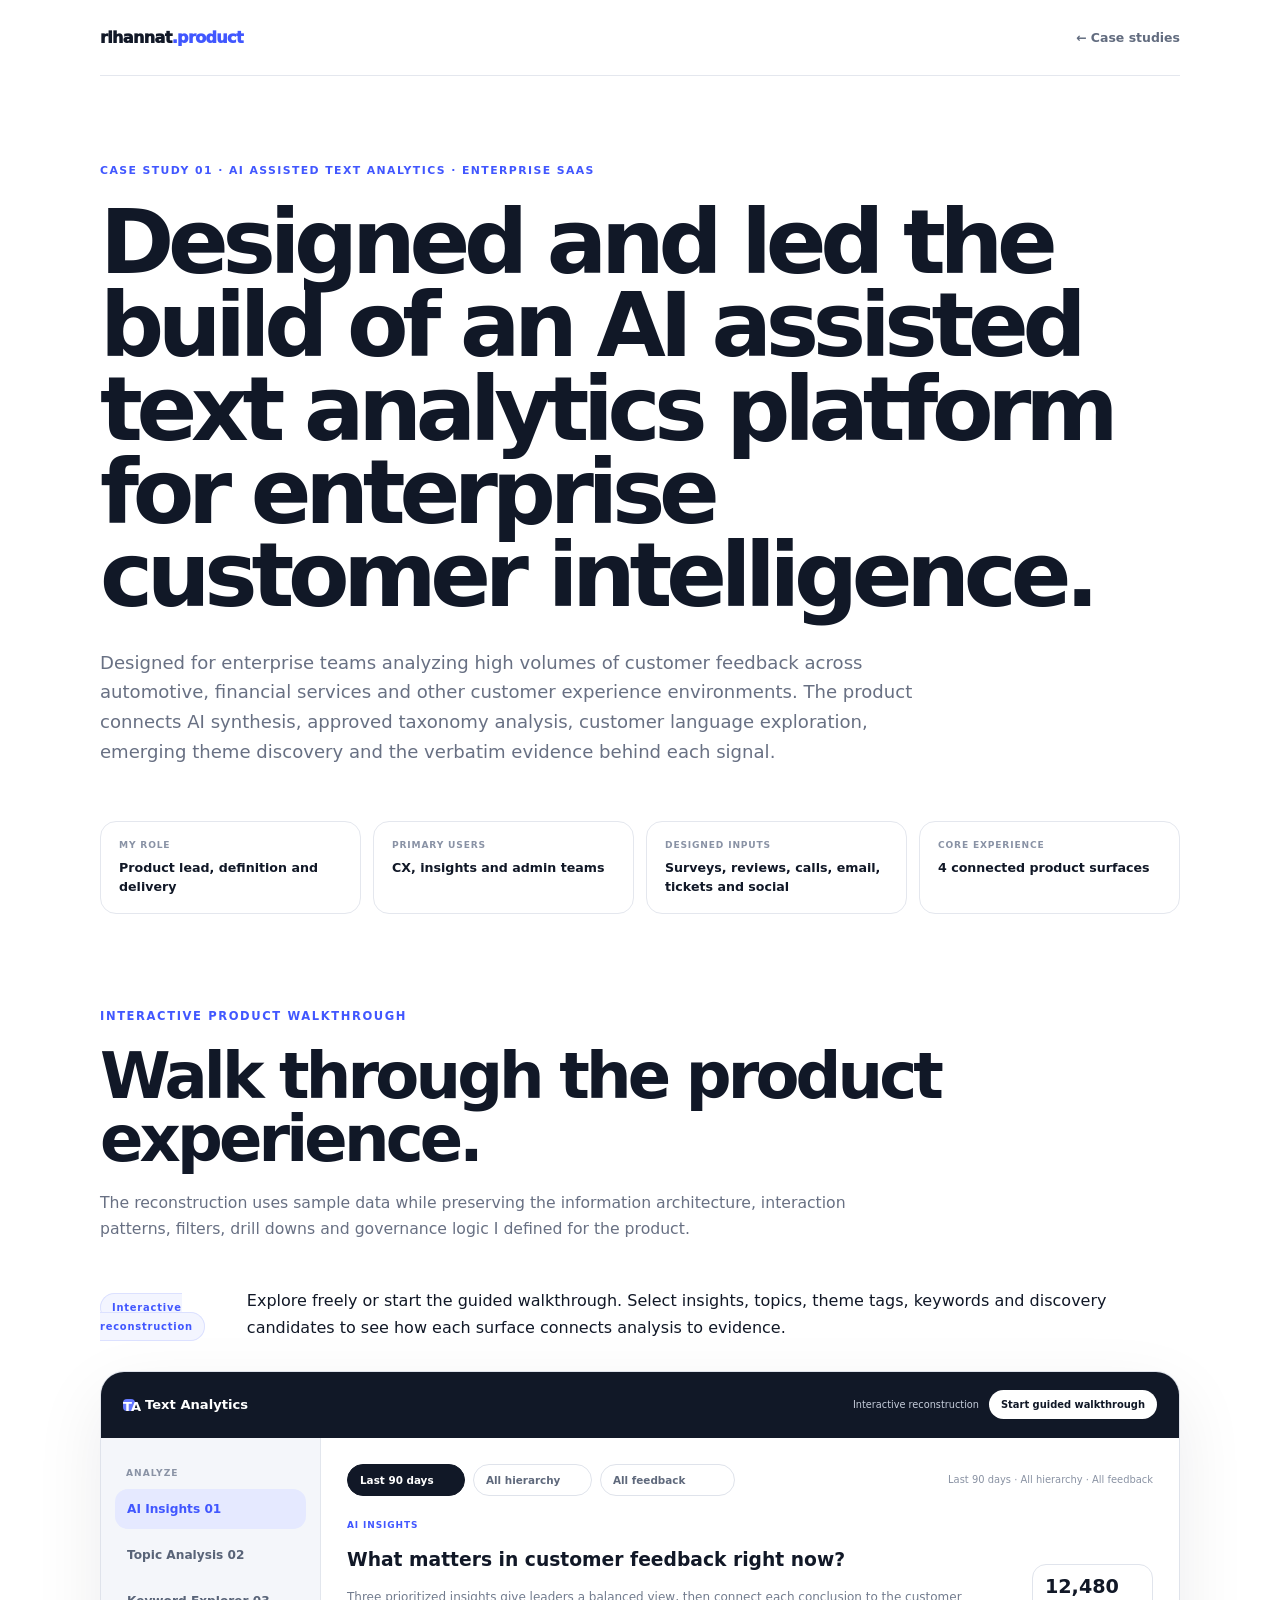
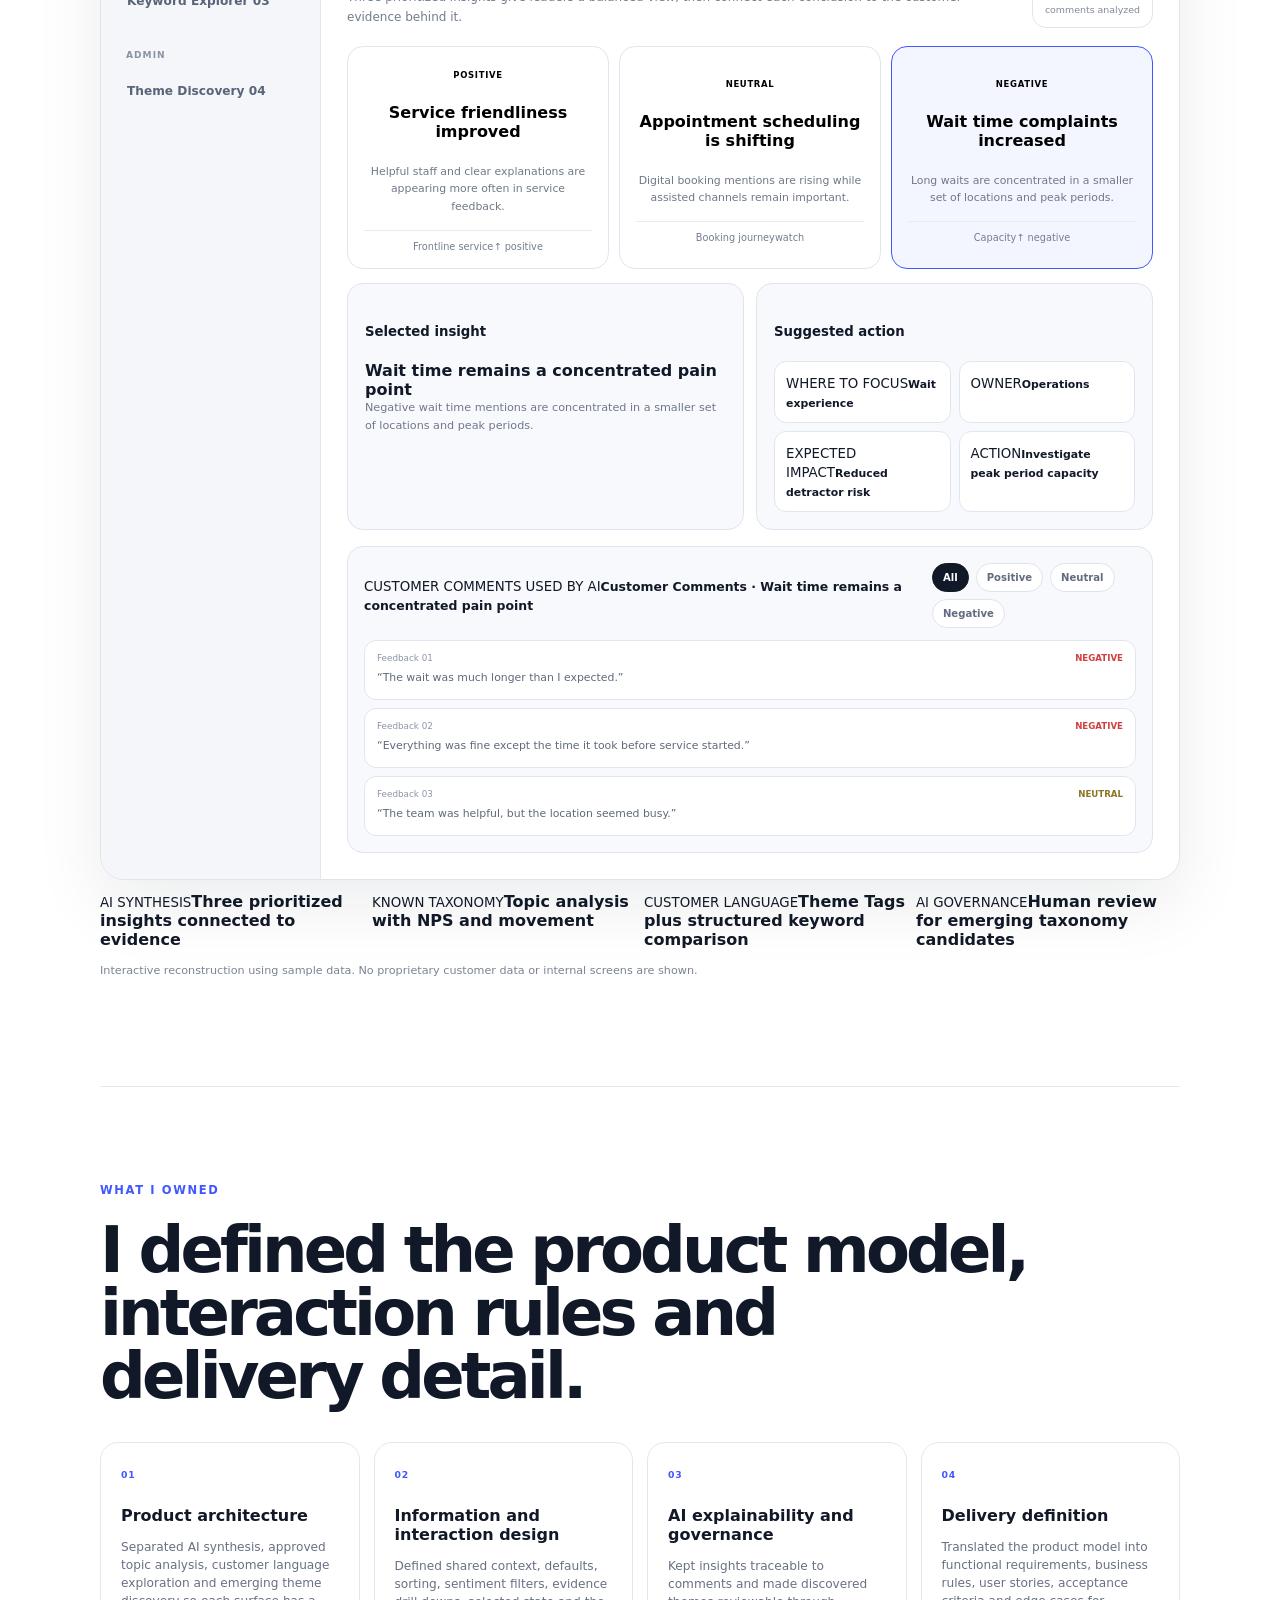
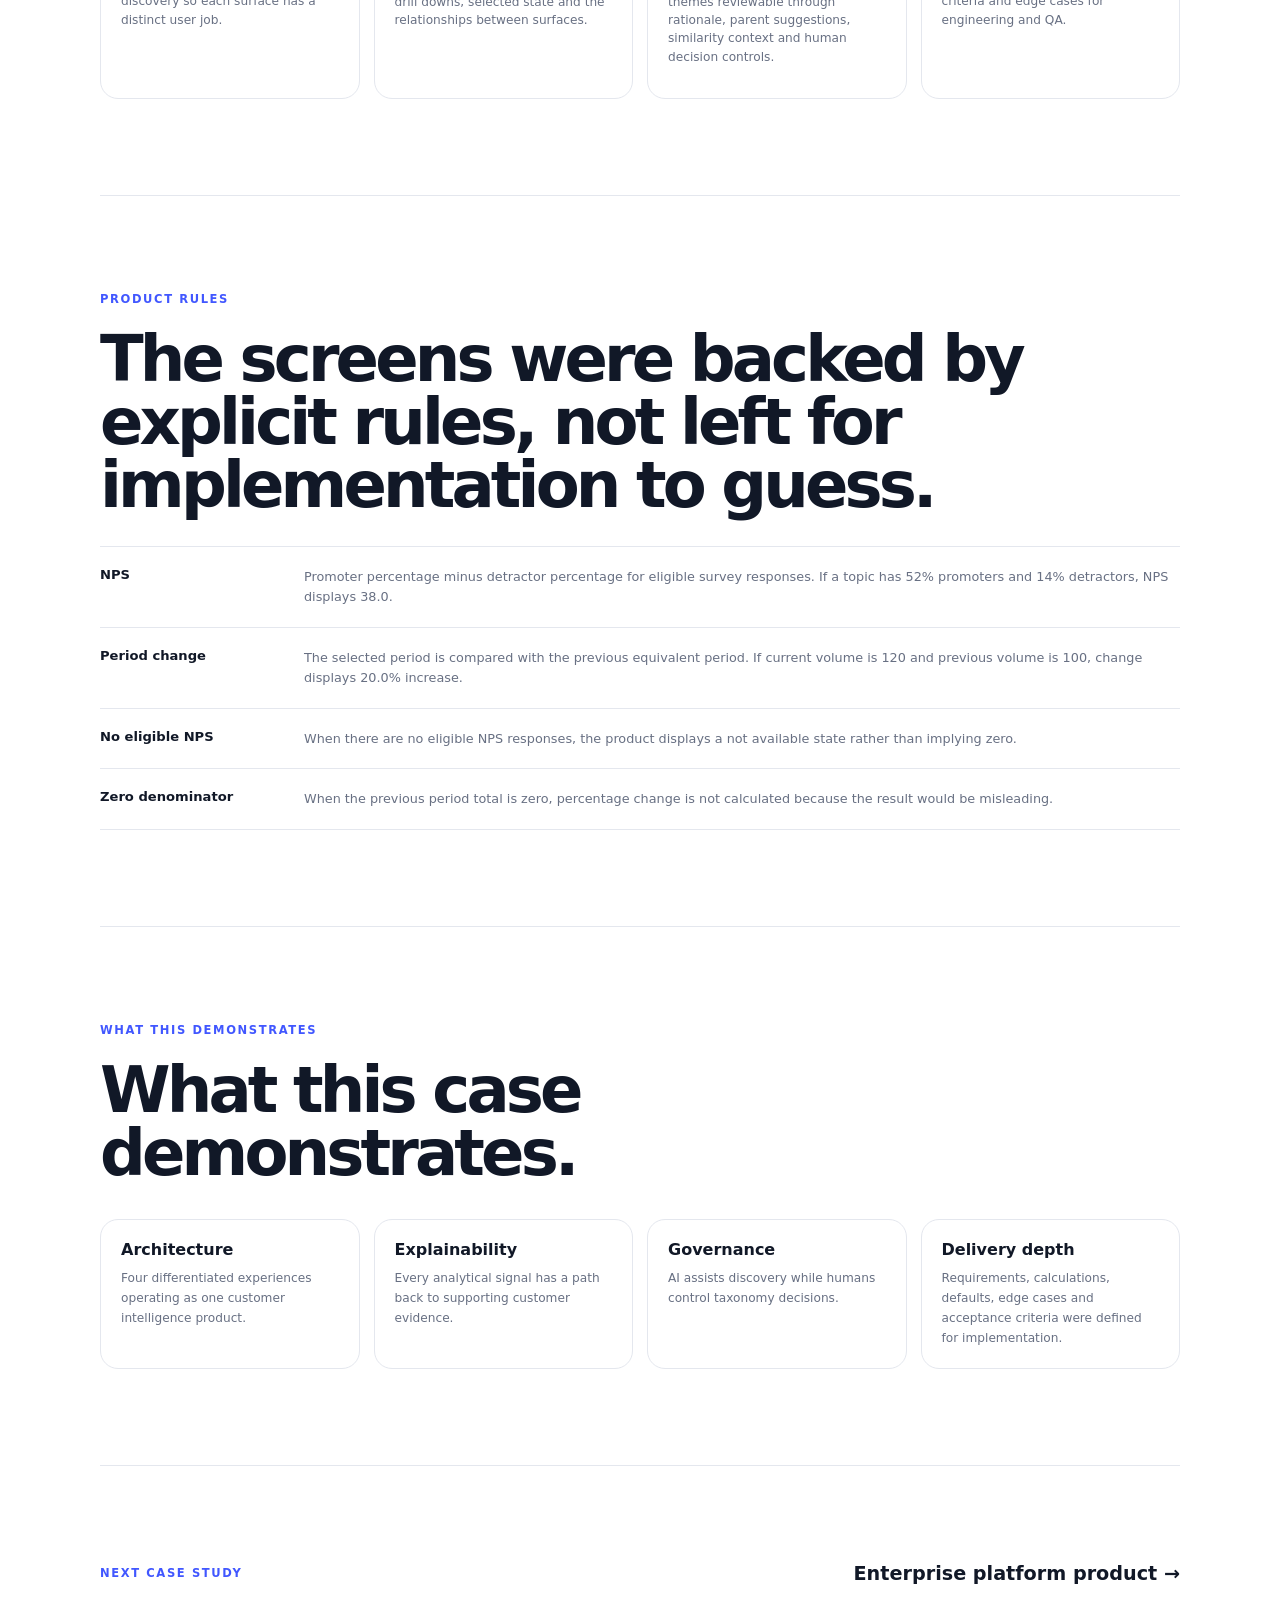
<file: case-text-analytics.html>
<!DOCTYPE html>
<html lang="en">
<head>
<meta charset="utf-8"/>
<meta name="viewport" content="width=device-width,initial-scale=1"/>
<meta name="theme-color" content="#111827"/>
<meta name="description" content="Interactive case study of an AI assisted enterprise text analytics platform designed and led by Rihannat Amoo."/>
<meta property="og:type" content="article"/>
<meta property="og:title" content="AI Assisted Text Analytics | Rihannat Amoo"/>
<meta property="og:description" content="Explore AI Insights, Topic Analysis, Keyword Explorer and Theme Discovery in an interactive product reconstruction."/>
<meta property="og:url" content="https://rihannatamoo.github.io/case-text-analytics.html"/>
<meta name="twitter:card" content="summary"/>
<link rel="canonical" href="https://rihannatamoo.github.io/case-text-analytics.html"/>
<link rel="icon" href="favicon.svg" type="image/svg+xml"/>
<title>AI Assisted Text Analytics | Rihannat Amoo</title>
<link rel="stylesheet" href="styles.css"/>
<link rel="stylesheet" href="case.css"/>
<link rel="stylesheet" href="text-analytics-demo.css"/>
</head>
<body>
<header class="case-header"><a class="brand" href="index.html">rihannat<span>.product</span></a><a class="back" href="index.html#work">← Case studies</a></header>
<main>
<article class="case-page visual-case">
  <div class="case-meta">CASE STUDY 01 · AI ASSISTED TEXT ANALYTICS · ENTERPRISE SAAS</div>
  <h1>Designed and led the build of an AI assisted text analytics platform for enterprise customer intelligence.</h1>
  <p class="case-intro">Designed for enterprise teams analyzing high volumes of customer feedback across automotive, financial services and other customer experience environments. The product connects AI synthesis, approved taxonomy analysis, customer language exploration, emerging theme discovery and the verbatim evidence behind each signal.</p>

  <div class="summary">
    <div><small>My role</small><strong>Product lead, definition and delivery</strong></div>
    <div><small>Primary users</small><strong>CX, insights and admin teams</strong></div>
    <div><small>Designed inputs</small><strong>Surveys, reviews, calls, email, tickets and social</strong></div>
    <div><small>Core experience</small><strong>4 connected product surfaces</strong></div>
  </div>

  <section class="product-showcase first-showcase">
    <div class="eyebrow">INTERACTIVE PRODUCT WALKTHROUGH</div>
    <h2>Walk through the product experience.</h2>
    <p class="section-lead">The reconstruction uses sample data while preserving the information architecture, interaction patterns, filters, drill downs and governance logic I defined for the product.</p>

    <div class="interactive-wrap">
      <div class="demo-intro">
        <div><span class="demo-badge">Interactive reconstruction</span></div>
        <p>Explore freely or start the guided walkthrough. Select insights, topics, theme tags, keywords and discovery candidates to see how each surface connects analysis to evidence.</p>
      </div>

      <div class="ta-demo" aria-label="Interactive Text Analytics product walkthrough">
        <div class="ta-appbar">
          <div class="ta-appbrand"><span class="ta-appbrand-mark">TA</span><span>Text Analytics</span></div>
          <div class="ta-appbar-actions"><span class="ta-demo-label">Interactive reconstruction</span><button id="ta-tour-start" class="ta-tour-start" type="button">Start guided walkthrough</button></div>
        </div>

        <div class="ta-layout">
          <aside class="ta-sidebar" aria-label="Text Analytics modules">
            <span class="ta-side-label">ANALYZE</span>
            <button class="ta-nav active" data-module="insights" data-label="AI Insights" type="button">AI Insights <span>01</span></button>
            <button class="ta-nav" data-module="topics" data-label="Topic Analysis" type="button">Topic Analysis <span>02</span></button>
            <button class="ta-nav" data-module="keywords" data-label="Keyword Explorer" type="button">Keyword Explorer <span>03</span></button>
            <span class="ta-side-label admin">ADMIN</span>
            <button class="ta-nav" data-module="themes" data-label="Theme Discovery" type="button">Theme Discovery <span>04</span></button>
          </aside>

          <div class="ta-main">
            <div class="ta-context">
              <select id="ta-period" aria-label="Period"><option>Last 90 days</option><option>Last 30 days</option><option>Year to date</option></select>
              <select id="ta-hierarchy" aria-label="Hierarchy"><option>All hierarchy</option><option>Region East</option><option>Region West</option></select>
              <select id="ta-source" aria-label="Source"><option>All feedback</option><option>Surveys</option><option>Reviews</option><option>Calls</option><option>Support tickets</option></select>
              <span class="ta-context-note">Last 90 days · All hierarchy · All feedback</span>
            </div>

            <section class="ta-screen active" data-screen="insights">
              <div class="ta-screen-head">
                <div><small>AI INSIGHTS</small><h3>What matters in customer feedback right now?</h3><p>Three prioritized insights give leaders a balanced view, then connect each conclusion to the customer evidence behind it.</p></div>
                <div class="ta-kpi"><b>12,480</b><span>comments analyzed</span></div>
              </div>

              <div class="ta-insights">
                <button class="ta-insight positive" data-insight="positive" type="button"><small>POSITIVE</small><h4>Service friendliness improved</h4><p>Helpful staff and clear explanations are appearing more often in service feedback.</p><div class="ta-insight-footer"><span>Frontline service</span><span>↑ positive</span></div></button>
                <button class="ta-insight neutral" data-insight="neutral" type="button"><small>NEUTRAL</small><h4>Appointment scheduling is shifting</h4><p>Digital booking mentions are rising while assisted channels remain important.</p><div class="ta-insight-footer"><span>Booking journey</span><span>watch</span></div></button>
                <button class="ta-insight negative selected" data-insight="negative" type="button"><small>NEGATIVE</small><h4>Wait time complaints increased</h4><p>Long waits are concentrated in a smaller set of locations and peak periods.</p><div class="ta-insight-footer"><span>Capacity</span><span>↑ negative</span></div></button>
              </div>

              <div class="ta-insight-detail">
                <div class="ta-detail-card"><h5>Selected insight</h5><strong id="ta-detail-title">Wait time complaints increased</strong><p id="ta-detail-body">Negative wait time mentions are concentrated in a smaller set of locations and peak periods.</p></div>
                <div class="ta-detail-card"><h5>Suggested action</h5><div class="ta-action-grid"><div class="ta-action-item"><small>WHERE TO FOCUS</small><b id="ta-detail-focus">Capacity and communication</b></div><div class="ta-action-item"><small>OWNER</small><b id="ta-detail-owner">Operations</b></div><div class="ta-action-item"><small>EXPECTED IMPACT</small><b id="ta-detail-impact">Satisfaction</b></div><div class="ta-action-item"><small>ACTION</small><b id="ta-detail-action">Investigate peak period staffing and provide clearer delay expectations.</b></div></div></div>
              </div>

              <div class="ta-evidence">
                <div class="ta-evidence-head"><div><small>CUSTOMER COMMENTS USED BY AI</small><b id="ta-insight-evidence-title">Evidence for Wait time complaints increased</b></div><div class="ta-evidence-filters"><button class="ta-filter ta-comment-filter active" data-scope="insight" data-filter="all">All</button><button class="ta-filter ta-comment-filter" data-scope="insight" data-filter="positive">Positive</button><button class="ta-filter ta-comment-filter" data-scope="insight" data-filter="neutral">Neutral</button><button class="ta-filter ta-comment-filter" data-scope="insight" data-filter="negative">Negative</button></div></div>
                <div id="ta-insight-comments" class="ta-comments"></div>
              </div>
            </section>

            <section class="ta-screen" data-screen="topics">
              <div class="ta-screen-head"><div><small>TOPIC ANALYSIS</small><h3>Approved topics and subtopics</h3><p>Understand what customers are saying about the taxonomy the business already manages, then drill into the supporting comments.</p></div><div class="ta-kpi"><b>Frequency</b><span>default sort</span></div></div>

              <div class="ta-toolbar">
                <div class="ta-toolbar-left"><input id="ta-topic-search" class="ta-search" type="search" placeholder="Search matching topics"/><select id="ta-topic-sort" class="ta-sort"><option>Frequency</option><option>Fastest rising</option><option>Fastest falling</option><option>Most positive</option><option>Most negative</option><option>Highest NPS</option><option>Lowest NPS</option></select></div>
                <button class="ta-filter" type="button" id="ta-export">Export Excel</button>
              </div>

              <div class="ta-table">
                <div class="ta-row head"><div>Topic and subtopic</div><div>Sentiment</div><div>NPS</div><div>Change</div></div>
                <div class="ta-row data ta-topic-row selected" data-key="topic-service" tabindex="0" title="2,416 mentions · 19.4% of feedback · 68% positive · NPS 42.0 · up 18.4%"><div><b>Service Experience</b><small>Staff friendliness · 2,416 mentions</small></div><div><div class="ta-sentiment"><i class="p" style="width:68%"></i><i class="n" style="width:20%"></i><i class="d" style="width:12%"></i></div></div><div><b>42.0</b></div><div class="ta-change up">▲ 18.4%</div></div>
                <div class="ta-row data ta-topic-row" data-key="topic-appointment" tabindex="0" title="1,802 mentions · 14.4% of feedback · 48% negative · NPS 8.0 · down 11.2%"><div><b>Appointment</b><small>Wait time · 1,802 mentions</small></div><div><div class="ta-sentiment"><i class="p" style="width:28%"></i><i class="n" style="width:24%"></i><i class="d" style="width:48%"></i></div></div><div><b>8.0</b></div><div class="ta-change down">▼ 11.2%</div></div>
                <div class="ta-row data ta-topic-row" data-key="topic-quality" tabindex="0" title="1,327 mentions · 10.6% of feedback · 61% positive · NPS 38.0 · up 7.6%"><div><b>Product Quality</b><small>Reliability · 1,327 mentions</small></div><div><div class="ta-sentiment"><i class="p" style="width:61%"></i><i class="n" style="width:27%"></i><i class="d" style="width:12%"></i></div></div><div><b>38.0</b></div><div class="ta-change up">▲ 7.6%</div></div>
              </div>

              <div class="ta-evidence">
                <div class="ta-evidence-head"><div><small>SELECTED TOPIC PATH</small><b id="ta-topic-evidence-title">Service Experience › Staff friendliness</b></div><div class="ta-evidence-filters"><button class="ta-filter ta-comment-filter active" data-scope="topic" data-filter="all">All</button><button class="ta-filter ta-comment-filter" data-scope="topic" data-filter="positive">Positive</button><button class="ta-filter ta-comment-filter" data-scope="topic" data-filter="neutral">Neutral</button><button class="ta-filter ta-comment-filter" data-scope="topic" data-filter="negative">Negative</button></div></div>
                <div id="ta-topic-comments" class="ta-comments"></div>
              </div>
            </section>

            <section class="ta-screen" data-screen="keywords">
              <div class="ta-screen-head"><div><small>KEYWORD EXPLORER</small><h3>Explore the exact language customers use</h3><p>Theme Tags support visual exploration. The Keyword Table supports structured comparison. Both lead to the same customer evidence.</p></div><div class="ta-kpi"><b>Highest volume</b><span>default sort</span></div></div>

              <div class="ta-toolbar"><div class="ta-filter-tabs"><button class="ta-filter ta-keyword-filter active" data-filter="all">All sentiments</button><button class="ta-filter ta-keyword-filter" data-filter="positive">Positive</button><button class="ta-filter ta-keyword-filter" data-filter="neutral">Neutral</button><button class="ta-filter ta-keyword-filter" data-filter="negative">Negative</button></div><select class="ta-sort" id="ta-keyword-sort"><option>Highest volume</option><option>Lowest volume</option><option>Highest NPS</option><option>Lowest NPS</option></select></div>

              <div class="ta-keyword-layout">
                <div class="ta-tag-panel">
                  <div class="ta-panel-head"><small>THEME TAGS</small><b>Visual language exploration</b><p>Hover for frequency, sentiment, NPS and cluster context.</p></div>
                  <div class="ta-tag-cloud">
                    <button class="ta-theme-tag selected" data-key="keyword-wait" data-dominant="negative" data-size="lg" data-tip="Wait experience · 1,284 mentions · 60% negative · NPS 5.0">wait</button>
                    <button class="ta-theme-tag" data-key="keyword-helpful" data-dominant="positive" data-size="lg" data-tip="Service language · 972 mentions · 78% positive · NPS 51.0">helpful</button>
                    <button class="ta-theme-tag" data-key="keyword-booking" data-dominant="neutral" data-size="md" data-tip="Booking journey · 731 mentions · mixed sentiment · NPS 31.0">booking</button>
                    <button class="ta-theme-tag" data-key="keyword-staff" data-dominant="positive" data-size="md" data-tip="Service language · 644 mentions · 71% positive · NPS 47.0">staff</button>
                    <button class="ta-theme-tag" data-key="keyword-communication" data-dominant="neutral" data-size="md" data-tip="Communication · 508 mentions · mixed sentiment · NPS 23.0">communication</button>
                    <button class="ta-theme-tag" data-key="keyword-price" data-dominant="negative" data-size="sm" data-tip="Value language · 394 mentions · 52% negative · NPS 12.0">price</button>
                    <button class="ta-theme-tag" data-key="keyword-easy" data-dominant="positive" data-size="sm" data-tip="Digital experience · 352 mentions · 74% positive · NPS 49.0">easy</button>
                    <button class="ta-theme-tag" data-key="keyword-confirmation" data-dominant="neutral" data-size="sm" data-tip="Booking journey · 288 mentions · mixed sentiment · NPS 19.0">confirmation</button>
                  </div>
                </div>

                <div class="ta-keyword-table-panel">
                  <div class="ta-panel-head"><small>KEYWORD TABLE</small><b>Structured comparison</b><p>Frequency, sentiment, NPS and change versus the previous period.</p></div>
                  <div class="ta-table">
                    <div class="ta-row head"><div>Keyword</div><div>Sentiment</div><div>NPS</div><div>Change</div></div>
                    <div class="ta-row data ta-keyword-row selected" data-key="keyword-wait" data-dominant="negative" tabindex="0" title="Wait experience cluster · 1,284 mentions · 60% negative · NPS 5.0"><div><b>wait</b><small>1,284 mentions</small></div><div><div class="ta-sentiment"><i class="p" style="width:18%"></i><i class="n" style="width:22%"></i><i class="d" style="width:60%"></i></div></div><div><b>5.0</b></div><div class="ta-change up">▲ 20.0%</div></div>
                    <div class="ta-row data ta-keyword-row" data-key="keyword-helpful" data-dominant="positive" tabindex="0" title="Service language cluster · 972 mentions · 78% positive · NPS 51.0"><div><b>helpful</b><small>972 mentions</small></div><div><div class="ta-sentiment"><i class="p" style="width:78%"></i><i class="n" style="width:16%"></i><i class="d" style="width:6%"></i></div></div><div><b>51.0</b></div><div class="ta-change up">▲ 9.8%</div></div>
                    <div class="ta-row data ta-keyword-row" data-key="keyword-booking" data-dominant="neutral" tabindex="0" title="Booking journey cluster · 731 mentions · mixed sentiment · NPS 31.0"><div><b>booking</b><small>731 mentions</small></div><div><div class="ta-sentiment"><i class="p" style="width:54%"></i><i class="n" style="width:30%"></i><i class="d" style="width:16%"></i></div></div><div><b>31.0</b></div><div class="ta-change down">▼ 3.1%</div></div>
                    <div class="ta-row data ta-keyword-row" data-key="keyword-staff" data-dominant="positive" tabindex="0"><div><b>staff</b><small>644 mentions</small></div><div><div class="ta-sentiment"><i class="p" style="width:71%"></i><i class="n" style="width:20%"></i><i class="d" style="width:9%"></i></div></div><div><b>47.0</b></div><div class="ta-change up">▲ 6.4%</div></div>
                  </div>
                </div>
              </div>

              <div class="ta-evidence">
                <div class="ta-evidence-head"><div><small>SELECTED KEYWORD</small><b id="ta-keyword-evidence-title">wait</b></div><div class="ta-evidence-filters"><button class="ta-filter ta-comment-filter active" data-scope="keyword" data-filter="all">All</button><button class="ta-filter ta-comment-filter" data-scope="keyword" data-filter="positive">Positive</button><button class="ta-filter ta-comment-filter" data-scope="keyword" data-filter="neutral">Neutral</button><button class="ta-filter ta-comment-filter" data-scope="keyword" data-filter="negative">Negative</button></div></div>
                <div id="ta-keyword-comments" class="ta-comments"></div>
              </div>
            </section>

            <section class="ta-screen" data-screen="themes">
              <div class="ta-screen-head"><div><small>THEME DISCOVERY</small><h3>Review emerging topics and subtopics</h3><p>AI surfaces qualified candidates. Human reviewers decide what becomes part of the managed taxonomy.</p></div><div class="ta-kpi"><b>3</b><span>eligible candidates</span></div></div>

              <div class="ta-candidate-layout">
                <div class="ta-candidate-list">
                  <button class="ta-candidate-item selected" data-key="candidate-advisor"><span class="ta-status">Eligible for review</span><h4>Advisor Knowledge</h4><p>Suggested subtopic</p><div class="ta-candidate-mini"><span>486 mentions</span><span>▲ 28%</span></div></button>
                  <button class="ta-candidate-item" data-key="candidate-confirmation"><span class="ta-status">Eligible for review</span><h4>Digital Confirmation</h4><p>Suggested subtopic</p><div class="ta-candidate-mini"><span>311 mentions</span><span>▲ 17%</span></div></button>
                  <button class="ta-candidate-item" data-key="candidate-price"><span class="ta-status">Eligible for review</span><h4>Price Transparency</h4><p>Suggested topic</p><div class="ta-candidate-mini"><span>254 mentions</span><span>▲ 12%</span></div></button>
                </div>

                <div class="ta-candidate-detail">
                  <div class="ta-candidate-detail-top"><div><small id="ta-candidate-type">SUGGESTED SUBTOPIC</small><h4 id="ta-candidate-title">Advisor Knowledge</h4><p id="ta-candidate-desc">Customers increasingly discuss whether staff can explain products and service options clearly.</p></div><div class="ta-candidate-metric"><b id="ta-candidate-volume">486</b><span>mentions</span><span id="ta-candidate-change" class="ta-change up">▲ 28%</span></div></div>
                  <div class="ta-candidate-info"><div><span>Suggested parent</span><b id="ta-candidate-parent">Service Experience</b></div><div><span>Closest existing topic</span><b id="ta-candidate-closest">Staff Helpfulness</b></div><div><span>Share of feedback</span><b id="ta-candidate-share">6.4%</b></div></div>
                  <div class="ta-reason"><small>WHY SURFACED</small><p id="ta-candidate-reason">A repeated cluster of comments about the clarity and confidence of staff explanations reached the review threshold and increased versus the previous period.</p></div>
                  <div class="ta-actions"><button class="primary" data-action="approve">Approve</button><button data-action="merge">Merge</button><button data-action="reject">Reject</button><button data-action="suppress">Suppress</button></div>
                </div>
              </div>

              <div class="ta-evidence">
                <div class="ta-evidence-head"><div><small>SUPPORTING COMMENTS</small><b id="ta-theme-evidence-title">Evidence for Advisor Knowledge</b></div></div>
                <div id="ta-theme-comments" class="ta-comments"></div>
              </div>
              <div class="ta-governance"><span>Observed</span><span>→</span><span>Eligible for review</span><span>→</span><span class="current">Human decision</span><span>→</span><span>Future enrichment</span></div>
            </section>
          </div>
        </div>

        <div class="ta-tour" id="ta-tour">
          <div><div id="ta-tour-step" class="ta-tour-progress">Walkthrough 1 of 4</div><div id="ta-tour-dots" class="ta-tour-dots"></div></div>
          <div class="ta-tour-copy"><h4 id="ta-tour-title">Start with AI synthesis</h4><p id="ta-tour-body">Select one of the three insights, then inspect the customer evidence that supports it.</p></div>
          <div class="ta-tour-actions"><button id="ta-tour-close">Close</button><button id="ta-tour-prev">Back</button><button id="ta-tour-next" class="next">Next</button></div>
        </div>
        <div class="ta-toast" id="ta-toast"></div>
      </div>

      <div class="demo-proof-strip">
        <div><small>AI SYNTHESIS</small><b>Three prioritized insights connected to evidence</b></div>
        <div><small>KNOWN TAXONOMY</small><b>Topic analysis with NPS and movement</b></div>
        <div><small>CUSTOMER LANGUAGE</small><b>Theme Tags plus structured keyword comparison</b></div>
        <div><small>AI GOVERNANCE</small><b>Human review for emerging taxonomy candidates</b></div>
      </div>
      <p class="portfolio-caption">Interactive reconstruction using sample data. No proprietary customer data or internal screens are shown.</p>
    </div>
  </section>

  <section>
    <div class="eyebrow">WHAT I OWNED</div>
    <h2>I defined the product model, interaction rules and delivery detail.</h2>
    <div class="decision-grid">
      <div class="decision"><code>01</code><h3>Product architecture</h3><p>Separated AI synthesis, approved topic analysis, customer language exploration and emerging theme discovery so each surface has a distinct user job.</p></div>
      <div class="decision"><code>02</code><h3>Information and interaction design</h3><p>Defined shared context, defaults, sorting, sentiment filters, evidence drill downs, selected state and the relationships between surfaces.</p></div>
      <div class="decision"><code>03</code><h3>AI explainability and governance</h3><p>Kept insights traceable to comments and made discovered themes reviewable through rationale, parent suggestions, similarity context and human decision controls.</p></div>
      <div class="decision"><code>04</code><h3>Delivery definition</h3><p>Translated the product model into functional requirements, business rules, user stories, acceptance criteria and edge cases for engineering and QA.</p></div>
    </div>
  </section>

  <section>
    <div class="eyebrow">PRODUCT RULES</div>
    <h2>The screens were backed by explicit rules, not left for implementation to guess.</h2>
    <div class="rule-list">
      <div class="rule"><b>NPS</b><span>Promoter percentage minus detractor percentage for eligible survey responses. If a topic has 52% promoters and 14% detractors, NPS displays 38.0.</span></div>
      <div class="rule"><b>Period change</b><span>The selected period is compared with the previous equivalent period. If current volume is 120 and previous volume is 100, change displays 20.0% increase.</span></div>
      <div class="rule"><b>No eligible NPS</b><span>When there are no eligible NPS responses, the product displays a not available state rather than implying zero.</span></div>
      <div class="rule"><b>Zero denominator</b><span>When the previous period total is zero, percentage change is not calculated because the result would be misleading.</span></div>
    </div>
  </section>

  <section>
    <div class="eyebrow">WHAT THIS DEMONSTRATES</div>
    <h2>What this case demonstrates.</h2>
    <div class="measure-grid">
      <div class="measure"><b>Architecture</b><span>Four differentiated experiences operating as one customer intelligence product.</span></div>
      <div class="measure"><b>Explainability</b><span>Every analytical signal has a path back to supporting customer evidence.</span></div>
      <div class="measure"><b>Governance</b><span>AI assists discovery while humans control taxonomy decisions.</span></div>
      <div class="measure"><b>Delivery depth</b><span>Requirements, calculations, defaults, edge cases and acceptance criteria were defined for implementation.</span></div>
    </div>
  </section>

  <section class="next"><div class="eyebrow">NEXT CASE STUDY</div><a href="case-platform.html">Enterprise platform product →</a></section>
</article>
</main>
<script src="script.js"></script>
<script src="text-analytics-demo.js"></script>
</body>
</html>
</file>
<file: styles.css>
:root{
  --bg:#ffffff;
  --paper:#f7f8fb;
  --ink:#111827;
  --muted:#687083;
  --line:#e4e7ee;
  --accent:#4157ff;
  --accent-soft:#eef1ff;
  --navy:#111827;
  --navy-2:#1a2440;
  --radius:28px;
  --shadow:0 24px 70px rgba(17,24,39,.10);
  --max:1180px;
}
*{box-sizing:border-box}
html{scroll-behavior:smooth}
body{margin:0;background:var(--bg);color:var(--ink);font-family:Inter,ui-sans-serif,system-ui,-apple-system,BlinkMacSystemFont,"Segoe UI",sans-serif;-webkit-font-smoothing:antialiased}
a{color:inherit}
p{line-height:1.65}
.shell{width:min(var(--max),calc(100% - 56px));margin:auto}
.site-header{height:78px;display:flex;align-items:center;justify-content:space-between;border-bottom:1px solid var(--line);position:relative;z-index:10;background:#fff}
.brand{text-decoration:none;font-size:1rem;font-weight:950;letter-spacing:-.04em}.brand span{color:var(--accent)}
.nav{display:flex;gap:27px;align-items:center}.nav a{text-decoration:none;font-size:.82rem;font-weight:750;color:#555f72}.nav a:hover{color:var(--ink)}
.hero-wrap{background:var(--navy);color:#fff}
.hero{min-height:650px;display:grid;grid-template-columns:1.28fr .72fr;gap:70px;align-items:center;padding:88px 0}
.kicker,.eyebrow,.meta,.proof-label,.support-head span{font-size:.72rem;letter-spacing:.14em;text-transform:uppercase;font-weight:900}
.kicker{color:#9eabff;margin-bottom:26px}
.hero h1{font-size:clamp(3.65rem,6.9vw,7.1rem);line-height:.92;letter-spacing:-.072em;margin:0;max-width:890px}.hero h1 em{font-style:normal;color:#b8c1ff}
.lede{font-size:1.16rem;line-height:1.62;color:#cbd0dc;max-width:760px;margin:34px 0 0}
.actions{display:flex;gap:22px;align-items:center;flex-wrap:wrap;margin-top:35px}.btn{display:inline-flex;align-items:center;gap:12px;text-decoration:none;border-radius:999px;padding:14px 20px;font-weight:850;font-size:.9rem}.btn.light{background:#fff;color:var(--ink)}.btn.light:hover{transform:translateY(-1px)}.text-link{color:#fff;text-decoration:none;font-weight:780;font-size:.9rem;border-bottom:1px solid rgba(255,255,255,.3);padding-bottom:2px}
.hero-proof{border-left:1px solid rgba(255,255,255,.16);padding-left:34px}.proof-label{color:#93a2ff;margin-bottom:8px}.hero-metric{padding:22px 0;border-bottom:1px solid rgba(255,255,255,.13);display:grid;grid-template-columns:110px 1fr;gap:18px;align-items:baseline}.hero-metric:last-child{border-bottom:0}.hero-metric strong{font-size:2.35rem;letter-spacing:-.06em}.hero-metric span{font-size:.86rem;color:#b8becb;line-height:1.45}
.credibility{min-height:72px;display:flex;align-items:center;justify-content:center;gap:14px;flex-wrap:wrap;border-bottom:1px solid var(--line);color:#566075;font-size:.77rem;font-weight:760}.credibility i{font-style:normal;color:#c2c7d2}
.section{padding:120px 0;border-bottom:1px solid var(--line)}
.section-top{display:grid;grid-template-columns:1.18fr .82fr;gap:90px;align-items:end;margin-bottom:58px}.eyebrow{color:var(--accent);margin-bottom:22px}.section h2,.section-top h2{font-size:clamp(2.8rem,5vw,5.35rem);line-height:.98;letter-spacing:-.065em;margin:0}.section h2 em,.section-top h2 em{font-style:normal;color:var(--accent)}.section-top>p{color:var(--muted);font-size:1.03rem;margin:0;max-width:540px}
.flagship-list{display:grid;gap:20px}.flagship{display:grid;grid-template-columns:72px .9fr 1.35fr;border:1px solid var(--line);border-radius:var(--radius);overflow:hidden;text-decoration:none;background:#fff;min-height:480px;transition:transform .2s ease,box-shadow .2s ease}.flagship:hover{transform:translateY(-4px);box-shadow:var(--shadow)}.flagship-num{display:flex;align-items:flex-start;justify-content:center;padding-top:34px;font-size:.74rem;letter-spacing:.12em;color:#7b8498;font-weight:900;border-right:1px solid var(--line)}
.flagship-visual{padding:36px;display:flex;flex-direction:column;justify-content:center;min-width:0}.flagship-copy{padding:48px 46px;display:flex;flex-direction:column;justify-content:center}.meta{color:#6e7891}.flagship-copy h3{font-size:clamp(2rem,3.3vw,3.45rem);letter-spacing:-.055em;line-height:1.02;margin:17px 0 20px}.challenge{font-size:.98rem;color:var(--muted);margin:0}.challenge b{color:var(--ink)}
.evidence-columns{display:grid;grid-template-columns:repeat(3,1fr);gap:14px;margin-top:28px}.evidence-columns>div{border-top:1px solid var(--line);padding-top:14px}.evidence-columns small{display:block;color:var(--accent);font-size:.64rem;letter-spacing:.1em;font-weight:900;margin-bottom:7px}.evidence-columns span{display:block;color:#596277;font-size:.79rem;line-height:1.5}.open-link{margin-top:26px;font-size:.86rem;font-weight:900;color:var(--ink)}
.visual-intelligence{background:#eef1ff;gap:12px}.signal-card{border:1px solid #d8ddff;background:#fff;border-radius:18px;padding:19px 20px;box-shadow:0 11px 30px rgba(65,87,255,.08)}.signal-card small{display:block;font-size:.59rem;letter-spacing:.11em;color:#7682af;font-weight:900}.signal-card b{display:block;font-size:1.12rem;margin:5px 0}.signal-card span{display:block;font-size:.75rem;color:#70788a;line-height:1.4}.signal-card.s2{margin-left:34px;background:#111827;color:#fff;border-color:#111827}.signal-card.s2 small{color:#aeb7ff}.signal-card.s2 span{color:#c4cad7}.signal-card.s3{margin-left:68px}
.visual-platform-new{background:#f5f6f8}.decision-path{display:grid;gap:10px}.decision-path span{background:#fff;border:1px solid #dfe3ea;border-radius:14px;padding:14px 16px;font-size:.78rem;font-weight:850}.decision-path span.active{background:var(--navy);color:#fff;border-color:var(--navy)}.decision-path i{text-align:center;font-style:normal;color:#9aa2b2}.platform-note{margin-top:25px;font-size:.82rem;line-height:1.5;color:#5d6679;border-left:3px solid var(--accent);padding-left:13px}
.visual-ai-strategy{background:var(--navy-2);color:#fff}.value-chain{display:grid;gap:11px}.value-chain span{border:1px solid rgba(255,255,255,.18);border-radius:15px;padding:15px 17px;font-size:.82rem;font-weight:850;background:rgba(255,255,255,.04)}.value-chain span.active{background:#fff;color:var(--navy);border-color:#fff}.value-chain i{text-align:center;color:#9faaff;font-style:normal}
.supporting-head{display:flex;align-items:end;justify-content:space-between;margin:70px 0 20px;border-top:1px solid var(--line);padding-top:30px}.supporting-head span{color:var(--accent)}.supporting-head p{margin:0;color:var(--muted);font-size:.88rem}.support-grid{display:grid;grid-template-columns:repeat(3,1fr);gap:16px}.support-card{display:flex;flex-direction:column;min-height:390px;border:1px solid var(--line);border-radius:24px;padding:28px;text-decoration:none;background:#fff;transition:transform .2s ease,box-shadow .2s ease}.support-card:hover{transform:translateY(-4px);box-shadow:var(--shadow)}.support-top{display:flex;align-items:center;justify-content:space-between;color:#737d91;font-size:.64rem;letter-spacing:.1em;font-weight:900}.support-top strong{font-size:1.8rem;color:var(--accent);letter-spacing:-.05em}.support-card h3{font-size:1.55rem;line-height:1.08;letter-spacing:-.035em;margin:44px 0 12px}.support-card p{font-size:.87rem;color:var(--muted);margin:0}.support-proof{margin-top:auto;padding-top:24px;font-size:.83rem;border-top:1px solid var(--line);color:#5b6476}.support-card .open-link{margin-top:14px}
.judgment-section{background:var(--navy);color:#fff;padding:120px 0}.section-top.inverse{margin-bottom:48px}.inverse .eyebrow{color:#aeb7ff}.inverse h2 em{color:#b7c0ff}.inverse>p{color:#b9c0cf}.judgment-grid{display:grid;grid-template-columns:repeat(4,1fr);gap:14px}.judgment{min-height:270px;border:1px solid rgba(255,255,255,.15);border-radius:22px;padding:24px;background:rgba(255,255,255,.025)}.judgment small{color:#9eaaff;font-weight:900}.judgment h3{font-size:1.35rem;line-height:1.12;margin:58px 0 12px;letter-spacing:-.025em}.judgment p{font-size:.86rem;color:#b8bfce;margin:0}
.featured-section{padding-bottom:130px}.feature-intro{max-width:880px}.feature-intro h2{font-size:clamp(2.8rem,5.2vw,5.2rem);line-height:.98;letter-spacing:-.06em;margin:0}.feature-intro h2 em{font-style:normal;color:var(--accent)}.feature-intro p{color:var(--muted);max-width:660px;font-size:1rem;margin:24px 0 0}.media-spotlight{margin-top:48px;border-radius:30px;background:#f3f5ff;border:1px solid #dde2ff;padding:48px}.media-spotlight blockquote{margin:0;max-width:990px;font-size:clamp(2.1rem,4.3vw,4.2rem);line-height:1.05;letter-spacing:-.055em;font-weight:900;color:var(--ink)}.quote-credit{margin-top:24px;color:#68728a;font-size:.83rem;font-weight:780}.publication-row{display:grid;grid-template-columns:repeat(3,1fr);gap:12px;margin-top:44px}.publication-row a{text-decoration:none;border-top:1px solid #cfd5f3;padding:19px 3px 2px;display:flex;flex-direction:column;min-height:145px}.publication-row b{font-size:1.07rem}.publication-row span{font-size:.79rem;color:#6f7890;line-height:1.42;margin-top:8px}.publication-row i{margin-top:auto;font-style:normal;color:var(--accent);font-size:.76rem;font-weight:900}
.contact-section{padding:0 0 105px}.contact-card{background:var(--navy);color:#fff;border-radius:30px;padding:54px;display:grid;grid-template-columns:1.25fr .75fr;gap:60px;align-items:end}.contact-card .eyebrow{color:#aeb7ff}.contact-card h2{font-size:clamp(2.7rem,4.8vw,4.8rem);line-height:1;letter-spacing:-.06em;margin:0}.contact-card p{color:#bbc2d0;max-width:700px}.contact-links{display:flex;flex-direction:column;align-items:flex-end;gap:12px}.contact-links a{text-decoration:none;border:1px solid rgba(255,255,255,.17);padding:13px 16px;border-radius:999px;font-weight:850;font-size:.82rem}.contact-links a:first-child{background:#fff;color:var(--navy)}
.footer{display:flex;justify-content:space-between;border-top:1px solid var(--line);padding:27px 0 38px;color:#7c8495;font-size:.78rem}
.reveal{opacity:0;transform:translateY(16px);transition:opacity .65s ease,transform .65s ease}.reveal.visible{opacity:1;transform:none}

@media(max-width:1050px){
  .hero{grid-template-columns:1fr;min-height:auto}.hero-proof{border-left:0;border-top:1px solid rgba(255,255,255,.16);padding:24px 0 0;display:grid;grid-template-columns:repeat(2,1fr);gap:0 20px}.proof-label{grid-column:1/-1}.hero-metric{grid-template-columns:90px 1fr}
  .section-top{grid-template-columns:1fr;gap:24px}.flagship{grid-template-columns:58px 1fr}.flagship-visual{grid-column:2;padding:32px;min-height:320px}.flagship-copy{grid-column:2;padding:36px}.flagship-num{grid-row:1/3}.evidence-columns{grid-template-columns:1fr 1fr}.judgment-grid{grid-template-columns:1fr 1fr}.publication-row{grid-template-columns:1fr}.publication-row a{min-height:auto}.contact-card{grid-template-columns:1fr}.contact-links{align-items:flex-start}
}
@media(max-width:760px){
  .shell,.site-header{width:min(var(--max),calc(100% - 28px))}.site-header{height:68px}.nav{display:none}.hero{padding:62px 0;gap:42px}.hero h1{font-size:clamp(3.1rem,14vw,5.5rem)}.hero-proof{grid-template-columns:1fr}.hero-metric{grid-template-columns:82px 1fr}.credibility{padding:18px 0;justify-content:flex-start}.section,.judgment-section{padding:82px 0}.flagship{display:block}.flagship-num{display:none}.flagship-visual{min-height:280px}.flagship-copy{padding:28px}.evidence-columns{grid-template-columns:1fr}.support-grid,.judgment-grid{grid-template-columns:1fr}.support-card{min-height:330px}.supporting-head{align-items:flex-start;gap:8px;flex-direction:column}.media-spotlight{padding:28px 22px}.contact-card{padding:30px}.footer{flex-direction:column;gap:8px}.publication-row{margin-top:30px}
}


/* Accessibility and interaction polish */
button,input,select,textarea{font:inherit}
a:focus-visible,button:focus-visible,input:focus-visible,select:focus-visible,textarea:focus-visible{
  outline:3px solid rgba(65,87,255,.35);
  outline-offset:3px;
}
@media (prefers-reduced-motion: reduce){
  html{scroll-behavior:auto}
  *,*::before,*::after{animation-duration:.01ms!important;animation-iteration-count:1!important;transition-duration:.01ms!important;scroll-behavior:auto!important}
}
</file>
<file: home-extra.css>
.portfolio-hero{background:#111827;color:#fff}
.hero-grid{min-height:690px;display:grid;grid-template-columns:1.25fr .75fr;gap:72px;align-items:center;padding:96px 0}
.portfolio-hero .kicker{color:#aeb7ff}
.portfolio-hero h1{font-size:clamp(3.9rem,7vw,7.4rem);line-height:.92;letter-spacing:-.072em;margin:0;max-width:900px}
.portfolio-hero h1 em{font-style:normal;color:#b8c1ff}
.portfolio-hero .lede{font-size:1.18rem;line-height:1.62;color:#cbd1dd;max-width:760px;margin-top:32px}
.impact-panel{border-left:1px solid rgba(255,255,255,.15);padding-left:34px}
.impact-label{font-size:.68rem;letter-spacing:.13em;font-weight:900;color:#9faaff;margin-bottom:8px}
.impact-stat{display:grid;grid-template-columns:104px 1fr;gap:18px;align-items:baseline;padding:24px 0;border-bottom:1px solid rgba(255,255,255,.12)}
.impact-stat:last-child{border-bottom:0}.impact-stat b{font-size:2.45rem;letter-spacing:-.055em}.impact-stat span{font-size:.86rem;line-height:1.45;color:#b8becb}
.scope-bar{min-height:72px;display:flex;align-items:center;justify-content:center;gap:14px;flex-wrap:wrap;border-bottom:1px solid var(--line);color:#596277;font-size:.78rem;font-weight:760}.scope-bar i{font-style:normal;color:#c5cad4}
.work-section{padding-top:118px}
.feature-case{display:grid;grid-template-columns:1.02fr .98fr;border:1px solid var(--line);border-radius:30px;overflow:hidden;text-decoration:none;background:#fff;box-shadow:0 18px 50px rgba(17,24,39,.045);transition:.22s ease;margin-bottom:20px}
.feature-case:hover{transform:translateY(-4px);box-shadow:0 26px 70px rgba(17,24,39,.09)}
.feature-case-copy{padding:50px 48px;display:flex;flex-direction:column}
.case-number{font-size:.72rem;letter-spacing:.12em;font-weight:900;color:#8992a4;margin-bottom:22px}
.feature-case h3{font-size:clamp(2.35rem,4vw,4.45rem);line-height:.99;letter-spacing:-.058em;margin:16px 0 20px}
.feature-case p{font-size:.98rem;color:var(--muted);margin:0;max-width:650px}
.case-facts{display:grid;grid-template-columns:repeat(3,1fr);gap:12px;margin-top:28px}
.case-facts span{border-top:1px solid var(--line);padding-top:13px;font-size:.78rem;line-height:1.45;color:#596277}
.case-facts small{display:block;color:var(--accent);font-size:.58rem;letter-spacing:.09em;font-weight:900;margin-bottom:6px}
.case-cta{margin-top:auto;padding-top:28px;font-size:.85rem;font-weight:900;color:var(--ink)}
.feature-preview{background:#eef1ff;padding:34px;display:flex;flex-direction:column;justify-content:center}
.preview-top{display:flex;justify-content:space-between;align-items:center;margin-bottom:14px;font-size:.78rem}.preview-top b{font-size:.92rem}.preview-top span{color:#65708b}
.preview-layout{display:grid;grid-template-columns:142px 1fr;border:1px solid #d7dcfa;border-radius:21px;background:#fff;overflow:hidden;min-height:440px;box-shadow:0 18px 46px rgba(65,87,255,.09)}
.preview-nav{background:#f3f5fb;border-right:1px solid #e0e4f2;padding:20px 13px;display:flex;flex-direction:column;gap:7px}
.preview-nav span{padding:11px;border-radius:10px;font-size:.69rem;font-weight:820;color:#657087}.preview-nav span.active{background:#e4e8ff;color:#4157ff}
.preview-canvas{padding:22px}
.preview-pills{display:flex;gap:7px;flex-wrap:wrap}.preview-pills i{font-style:normal;border:1px solid #dfe3eb;border-radius:999px;padding:7px 9px;font-size:.58rem;color:#667087}.preview-pills i:first-child{background:#111827;color:#fff;border-color:#111827}
.preview-insights{display:grid;gap:10px;margin-top:20px}.preview-insights div{border:1px solid #e2e6ef;border-radius:14px;padding:14px}.preview-insights small{display:block;font-size:.52rem;letter-spacing:.09em;color:#4157ff;font-weight:900}.preview-insights b{display:block;margin:5px 0;font-size:.82rem}.preview-insights p{font-size:.62rem;color:#7c8597;margin:0}
.preview-evidence{display:flex;align-items:center;gap:6px;flex-wrap:wrap;margin-top:17px}.preview-evidence span{font-size:.58rem;background:#f4f5f8;border-radius:8px;padding:7px 8px;font-weight:780}.preview-evidence i{font-style:normal;color:#a4abba}
.case-grid{display:grid;grid-template-columns:repeat(3,1fr);gap:18px}
.portfolio-case{display:flex;flex-direction:column;text-decoration:none;border:1px solid var(--line);border-radius:26px;overflow:hidden;background:#fff;min-height:610px;transition:.22s ease}
.portfolio-case:hover{transform:translateY(-4px);box-shadow:var(--shadow)}
.case-visual{min-height:250px;padding:28px;display:flex;align-items:center;justify-content:center}
.platform-visual{background:#f4f5f8}.platform-stack{display:grid;gap:9px;width:100%;max-width:280px}.platform-stack span{border:1px solid #dce1e9;border-radius:12px;background:#fff;padding:13px 15px;font-size:.75rem;font-weight:820}.platform-stack span.active{background:#111827;color:#fff;border-color:#111827}
.statisense-visual{background:#18223b;color:#fff}.decision-chain{display:flex;align-items:center;gap:6px;flex-wrap:wrap;justify-content:center}.decision-chain span{border:1px solid rgba(255,255,255,.18);border-radius:999px;padding:10px 13px;font-size:.72rem;font-weight:850}.decision-chain span.active{background:#fff;color:#111827}.decision-chain i{font-style:normal;color:#aeb7ff}
.fastdoc-visual{background:#f3f5ff}.doc-flow{display:grid;gap:8px;width:100%;max-width:270px}.doc-flow span{border:1px solid #dce1f7;background:#fff;border-radius:12px;padding:12px 14px;font-size:.74rem;font-weight:820}.doc-flow span.active{background:#111827;color:#fff;border-color:#111827}.doc-flow i{font-style:normal;text-align:center;color:#929bb0}
.case-body{padding:29px 28px 31px;display:flex;flex-direction:column;flex:1}
.case-body h3{font-size:1.62rem;line-height:1.08;letter-spacing:-.038em;margin:14px 0 13px}.case-body p{font-size:.87rem;color:var(--muted);margin:0}
.mini-proof{margin-top:24px;padding-top:18px;border-top:1px solid var(--line);display:flex;gap:12px;align-items:baseline}.mini-proof b{font-size:1.7rem;letter-spacing:-.04em;color:var(--accent)}.mini-proof span{font-size:.75rem;color:#667085}
.leadership-section{background:#111827;color:#fff;padding:120px 0}.leadership-section .section-top{margin-bottom:46px}.leadership-grid{display:grid;grid-template-columns:repeat(4,1fr);gap:14px}
.lead-card{min-height:285px;border:1px solid rgba(255,255,255,.14);border-radius:22px;padding:24px;background:rgba(255,255,255,.025)}.lead-card small{color:#aeb7ff;font-weight:900}.lead-card h3{font-size:1.36rem;line-height:1.13;letter-spacing:-.028em;margin:58px 0 12px}.lead-card p{font-size:.85rem;color:#b9c0ce;margin:0}
.proof-section{padding-top:105px;padding-bottom:105px}.proof-story{display:grid;grid-template-columns:.85fr 1.15fr;gap:90px;align-items:start}.proof-story h2{font-size:clamp(3rem,5vw,5.2rem);line-height:.98;letter-spacing:-.06em;margin:0}.proof-list{display:grid;gap:0;border-top:1px solid var(--line)}
.proof-list div{display:grid;grid-template-columns:150px 1fr;gap:20px;padding:21px 0;border-bottom:1px solid var(--line)}.proof-list b{font-size:.84rem}.proof-list span{font-size:.87rem;line-height:1.55;color:var(--muted)}
.feature-intro{max-width:760px}.feature-intro p{color:var(--muted);font-size:1rem}
.media-spotlight{margin-top:35px;border:1px solid var(--line);border-radius:26px;padding:36px;background:#f8f9fc}.media-spotlight blockquote{font-size:clamp(1.7rem,3.4vw,3.1rem);line-height:1.13;letter-spacing:-.04em;margin:0}.quote-credit{margin-top:18px;font-size:.76rem;color:#6c7587}.publication-row{display:grid;grid-template-columns:repeat(3,1fr);gap:12px;margin-top:28px}.publication-row a{display:flex;flex-direction:column;text-decoration:none;border:1px solid var(--line);border-radius:16px;padding:16px;background:#fff}.publication-row b{font-size:.86rem}.publication-row span{font-size:.69rem;color:#70798b;margin:7px 0 15px}.publication-row i{font-size:.65rem;font-style:normal;font-weight:850;color:var(--accent)}
.contact-section{padding:80px 0 110px}.contact-card{border-radius:28px;background:#111827;color:#fff;padding:42px;display:grid;grid-template-columns:1fr auto;gap:40px;align-items:end}.contact-card h2{font-size:clamp(2.8rem,5vw,5rem);letter-spacing:-.06em;line-height:.95;margin:0}.contact-card p{color:#bdc4d0}.contact-links{display:flex;gap:12px;flex-wrap:wrap}.contact-links a{text-decoration:none;background:#fff;color:#111827;border-radius:999px;padding:12px 16px;font-size:.78rem;font-weight:900}
.feature-case-copy,.case-body,.preview-canvas{min-width:0}.portfolio-case h3,.feature-case h3{overflow-wrap:break-word}
@media(max-width:1050px){.hero-grid{grid-template-columns:1fr;min-height:auto;padding:78px 0}.impact-panel{border-left:0;border-top:1px solid rgba(255,255,255,.15);padding:24px 0 0;display:grid;grid-template-columns:repeat(2,1fr);gap:0 20px}.impact-label{grid-column:1/-1}.feature-case{grid-template-columns:1fr}.feature-preview{min-height:500px}.case-grid{grid-template-columns:1fr 1fr}.leadership-grid{grid-template-columns:1fr 1fr}.proof-story{grid-template-columns:1fr;gap:36px}}
@media(max-width:760px){.hero-grid{padding:62px 0}.portfolio-hero h1{font-size:clamp(3.1rem,14vw,5.5rem)}.impact-panel{grid-template-columns:1fr}.impact-stat{grid-template-columns:82px 1fr}.feature-case-copy{padding:30px 26px}.case-facts{grid-template-columns:1fr}.feature-preview{padding:20px;min-height:auto}.preview-layout{grid-template-columns:1fr;min-height:0}.preview-nav{display:grid;grid-template-columns:1fr 1fr;border-right:0;border-bottom:1px solid #e0e4f2}.case-grid,.leadership-grid{grid-template-columns:1fr}.portfolio-case{min-height:0}.case-visual{min-height:220px}.proof-list div{grid-template-columns:1fr;gap:6px}.site-header .nav{display:flex;gap:14px}.site-header .nav a{display:none}.site-header .nav a:first-child,.site-header .nav a:last-child{display:inline}.publication-row{grid-template-columns:1fr}.contact-card{grid-template-columns:1fr}}
/* Portfolio refinement: balanced five-case-study layout */
.case-grid{grid-template-columns:repeat(2,minmax(0,1fr));gap:22px}
.portfolio-case{min-height:0}
.case-grid>.portfolio-case{min-width:0}
.case-grid>.portfolio-case .case-visual{min-height:242px}
.clan-case{border-color:#bfcee4}
.clan-visual{background:linear-gradient(135deg,#122c48,#235e7e);color:#fff;display:flex;flex-direction:column;gap:13px;align-items:stretch;justify-content:center}
.clan-card-eyebrow{font-size:.65rem;letter-spacing:.14em;font-weight:850;color:#afd9ee;text-align:center}
.clan-card-flow{display:grid;gap:5px;max-width:320px;margin:0 auto;width:100%}
.clan-card-flow span{border:1px solid rgba(255,255,255,.24);border-radius:9px;background:rgba(255,255,255,.1);padding:9px 12px;font-size:.73rem;font-weight:800;text-align:center}
.clan-card-flow i{text-align:center;font-style:normal;color:#a6d3eb;font-size:.72rem;line-height:1}
@media(max-width:760px){.case-grid{grid-template-columns:1fr}.case-grid>.portfolio-case .case-visual{min-height:235px}}
</file>
<file: case.css>
.case-header{width:min(1080px,calc(100% - 48px));height:76px;margin:auto;display:flex;align-items:center;justify-content:space-between;border-bottom:1px solid var(--line)}
.case-header .back{text-decoration:none;font-size:.78rem;font-weight:800;color:#626c7f}
.case-page{width:min(1080px,calc(100% - 48px));margin:auto;padding:88px 0 120px}
.case-meta{font-size:.68rem;letter-spacing:.13em;font-weight:900;color:var(--accent);text-transform:uppercase;margin-bottom:24px}
.case-page>h1{font-size:clamp(3.6rem,7vw,7rem);line-height:.93;letter-spacing:-.07em;margin:0;max-width:1040px}
.case-intro{max-width:820px;font-size:1.13rem;color:var(--muted);margin:30px 0 0}
.summary{display:grid;grid-template-columns:repeat(4,1fr);gap:12px;margin:54px 0 20px}
.summary>div{border:1px solid var(--line);border-radius:16px;padding:18px;background:#fff}
.summary small{display:block;font-size:.57rem;letter-spacing:.09em;color:#8992a5;font-weight:900;text-transform:uppercase;margin-bottom:7px}
.summary strong{font-size:.79rem;line-height:1.35}
.case-page>section{padding:96px 0;border-bottom:1px solid var(--line)}
.case-page section:last-child{border-bottom:0}
.case-page section h2{font-size:clamp(2.6rem,5vw,4.8rem);line-height:.98;letter-spacing:-.06em;margin:0;max-width:940px}
.section-lead{max-width:790px;font-size:.98rem;color:var(--muted);margin:20px 0 0}
.product-showcase{padding-top:75px!important}
.first-showcase{border-top:0}
.portfolio-caption{margin-top:14px;font-size:.7rem;line-height:1.5;color:#7a8395}
.decision-grid,.measure-grid,.metric-grid{display:grid;grid-template-columns:repeat(4,1fr);gap:14px;margin-top:34px}
.decision,.measure,.metric{border:1px solid var(--line);border-radius:18px;padding:20px;background:#fff}
.decision code{font-family:inherit;font-size:.58rem;letter-spacing:.09em;color:var(--accent);font-weight:900}
.decision h3{font-size:1rem;line-height:1.18;margin:25px 0 10px}
.decision p,.measure span,.metric span{font-size:.76rem;line-height:1.5;color:var(--muted)}
.measure b,.metric b{display:block;font-size:1rem;margin-bottom:8px}
.metric b{font-size:1.8rem;color:var(--accent);letter-spacing:-.04em}
.rule-list{margin-top:30px;border-top:1px solid var(--line)}
.rule{display:grid;grid-template-columns:180px 1fr;gap:24px;padding:20px 0;border-bottom:1px solid var(--line)}
.rule b{font-size:.82rem}.rule span{font-size:.8rem;line-height:1.55;color:var(--muted)}
.quote-panel{margin-top:28px;border-radius:22px;padding:30px;background:#111827;color:#fff}
.quote-panel blockquote{font-size:1.6rem;line-height:1.25;letter-spacing:-.03em;margin:0}
.quote-panel cite{display:block;margin-top:14px;color:#bfc6d3;font-size:.72rem;font-style:normal}
.press-mini{display:grid;grid-template-columns:repeat(3,1fr);gap:10px;margin-top:14px}
.press-mini a{border:1px solid var(--line);border-radius:14px;padding:14px;text-decoration:none;font-size:.68rem;font-weight:800}
.press-mini span{display:block;color:var(--accent);margin-bottom:5px}
.status-banner{margin-top:14px;border:1px solid var(--line);border-radius:16px;padding:18px;background:#f7f8fb}.status-banner b{font-size:.65rem;letter-spacing:.08em;color:var(--accent)}.status-banner p{margin:6px 0 0;font-size:.78rem;color:var(--muted)}
.next{display:flex;justify-content:space-between;align-items:center;gap:30px}.next .eyebrow{margin:0}.next a{text-decoration:none;font-size:1.2rem;font-weight:900}
.before-after{display:grid;grid-template-columns:1fr 1fr;gap:14px;margin-top:30px}.state-card{border:1px solid var(--line);border-radius:18px;padding:22px;background:#fff}.state-card.after{background:#eef1ff}.state-card small{font-size:.58rem;letter-spacing:.1em;color:var(--accent);font-weight:900}.state-card h3{font-size:1.25rem;margin:12px 0}.state-card li{font-size:.78rem;color:var(--muted);margin:8px 0}
.strategy-chain{display:flex;align-items:center;justify-content:center;gap:8px;flex-wrap:wrap;border:1px solid var(--line);border-radius:18px;padding:20px;background:#f7f8fb;margin-top:28px}.strategy-chain span{border:1px solid #dfe3ea;background:#fff;border-radius:999px;padding:10px 13px;font-size:.72rem;font-weight:850}.strategy-chain span.active{background:#111827;color:#fff;border-color:#111827}.strategy-chain i{font-style:normal;color:#9ca5b6}
@media(max-width:850px){.summary,.decision-grid,.measure-grid,.metric-grid{grid-template-columns:1fr 1fr}.rule{grid-template-columns:1fr}.press-mini{grid-template-columns:1fr}.before-after{grid-template-columns:1fr}}
@media(max-width:620px){.case-page,.case-header{width:min(100% - 30px,1080px)}.case-page{padding-top:58px}.case-page>h1{font-size:clamp(3rem,14vw,5rem)}.summary,.decision-grid,.measure-grid,.metric-grid{grid-template-columns:1fr}.case-page>section{padding:72px 0}.next{align-items:flex-start;flex-direction:column}}
</file>
<file: fastdoc-demo.css>
.fastdoc-demo{border:1px solid #dfe3eb;border-radius:24px;overflow:hidden;background:#fff;box-shadow:0 24px 70px rgba(17,24,39,.08);margin-top:30px}
.fd-top{min-height:66px;padding:0 22px;background:#111827;color:#fff;display:flex;align-items:center;justify-content:space-between}.fd-top>div{display:flex;gap:12px;align-items:baseline}.fd-top b{font-size:.9rem}.fd-top span{font-size:.65rem;color:#c2c8d4}.fd-status{border:1px solid rgba(255,255,255,.18);border-radius:999px;padding:8px 11px!important;color:#fff!important;font-weight:850}
.fd-layout{display:grid;grid-template-columns:180px 1fr;min-height:650px}.fd-side{background:#f3f5f8;border-right:1px solid #e0e4ec;padding:24px 14px}.fd-label{display:block;margin:4px 10px 12px;font-size:.58rem;letter-spacing:.1em;color:#8c95a7;font-weight:900}.fd-type{width:100%;appearance:none;border:0;background:transparent;border-radius:12px;padding:12px 11px;text-align:left;font:inherit;font-size:.72rem;font-weight:850;color:#5f697b;cursor:pointer;margin:3px 0}.fd-type:hover{background:#e9ecf2}.fd-type.active{background:#e6e9ff;color:#4157ff}
.fd-main{padding:28px;background:#fff;min-width:0}.fd-head{display:flex;justify-content:space-between;align-items:end;gap:22px;margin-bottom:20px}.fd-head small{display:block;font-size:.58rem;letter-spacing:.09em;color:#4157ff;font-weight:900;margin-bottom:6px}.fd-head h3{font-size:1.55rem;letter-spacing:-.035em;margin:0}.fd-head p{font-size:.77rem;color:#747e91;margin:7px 0 0}.fd-kpi{border:1px solid #e0e4ed;border-radius:14px;padding:10px 13px;min-width:112px}.fd-kpi b{display:block;font-size:1.12rem}.fd-kpi span{font-size:.6rem;color:#818a9c}
.fd-steps{display:grid;grid-template-columns:repeat(3,1fr);gap:8px;margin-bottom:14px}.fd-step{border:1px solid #e0e4ed;border-radius:13px;padding:11px;background:#f8f9fc}.fd-step.active{background:#111827;color:#fff;border-color:#111827}.fd-step small{font-size:.54rem;color:#4157ff;font-weight:900}.fd-step.active small{color:#aeb7ff}.fd-step b{display:block;font-size:.74rem;margin:4px 0}.fd-step span{font-size:.61rem;color:#7d8798}.fd-step.active span{color:#c5ccda}
.fd-workspace{display:grid;grid-template-columns:.72fr 1.28fr;gap:12px}.fd-context-panel,.fd-output-panel{border:1px solid #e0e4ed;border-radius:17px;padding:17px;background:#f8f9fc}.fd-context-panel>small{font-size:.56rem;letter-spacing:.09em;color:#4157ff;font-weight:900}.fd-context-item{display:flex;justify-content:space-between;gap:14px;padding:11px 0;border-bottom:1px solid #e2e6ed}.fd-context-item span{font-size:.64rem;color:#7f8899}.fd-context-item b{font-size:.68rem;text-align:right}.fd-generate{margin-top:16px;width:100%;appearance:none;border:0;border-radius:999px;background:#111827;color:#fff;padding:11px 14px;font:inherit;font-size:.7rem;font-weight:850;cursor:pointer}.fd-generate:hover{background:#4157ff}
.fd-output-head{display:flex;justify-content:space-between;gap:16px;align-items:start}.fd-output-head small{display:block;font-size:.54rem;letter-spacing:.09em;color:#4157ff;font-weight:900}.fd-output-head b{display:block;font-size:.8rem;margin-top:5px}.fd-output-head>span{font-size:.58rem;border-radius:999px;background:#eef1ff;color:#4157ff;padding:6px 8px;font-weight:850}.fd-empty{min-height:300px;display:grid;place-items:center;text-align:center;padding:30px}.fd-empty b{font-size:1rem}.fd-empty p{font-size:.71rem;color:#7b8495;max-width:330px;margin:7px auto 0}.fd-draft{display:none;margin-top:18px;background:#fff;border:1px solid #e2e6ed;border-radius:13px;padding:18px}.fd-draft.show{display:block}.fd-draft h4{font-size:1.05rem;margin:0 0 7px}.fd-draft>p{font-size:.72rem;color:#6f7889;margin:0 0 16px}.fd-draft-section{border-top:1px solid #e7e9ef;padding-top:12px;margin-top:12px}.fd-draft-section small{font-size:.53rem;letter-spacing:.08em;color:#4157ff;font-weight:900}.fd-draft-section ul{margin:8px 0 0;padding-left:18px;font-size:.69rem;line-height:1.55;color:#5e687a}
.fd-review{margin-top:12px;border:1px solid #e0e4ed;border-radius:15px;padding:14px 16px;display:flex;justify-content:space-between;gap:18px;align-items:center}.fd-review small{display:block;font-size:.53rem;letter-spacing:.08em;color:#4157ff;font-weight:900;margin-bottom:4px}.fd-review b{font-size:.68rem;color:#5d6779}.fd-review-actions{display:flex;gap:7px}.fd-review-actions span{border:1px solid #dfe3ea;border-radius:999px;padding:7px 9px;font-size:.6rem;font-weight:800;color:#647085}
@media(max-width:800px){.fd-layout{grid-template-columns:1fr}.fd-side{display:grid;grid-template-columns:repeat(3,1fr);gap:6px;border-right:0;border-bottom:1px solid #e0e4ec;padding:10px}.fd-label{display:none}.fd-type{margin:0;text-align:center}.fd-workspace{grid-template-columns:1fr}.fd-main{padding:20px 16px}}
@media(max-width:560px){.fd-side{grid-template-columns:1fr}.fd-head{align-items:flex-start;flex-direction:column}.fd-steps{grid-template-columns:1fr}.fd-review{align-items:flex-start;flex-direction:column}}
</file>
<file: platform-demo.css>
.platform-demo{border:1px solid #dfe3eb;border-radius:24px;overflow:hidden;background:#fff;box-shadow:0 24px 70px rgba(17,24,39,.08);margin-top:30px}
.pd-top{min-height:66px;background:#111827;color:#fff;display:flex;align-items:center;justify-content:space-between;gap:20px;padding:0 22px}.pd-top>div:first-child{display:flex;gap:12px;align-items:baseline}.pd-top b{font-size:.9rem}.pd-top span{font-size:.66rem;color:#b9c1d0}.pd-context{display:flex;gap:8px}.pd-context span{border:1px solid rgba(255,255,255,.15);border-radius:999px;padding:7px 10px}
.pd-layout{display:grid;grid-template-columns:190px 1fr;min-height:610px}.pd-side{background:#f3f5f8;border-right:1px solid #e2e6ed;padding:24px 14px}.pd-label{display:block;margin:4px 10px 12px;font-size:.58rem;letter-spacing:.12em;color:#8b94a6;font-weight:900}.pd-nav{width:100%;border:0;background:transparent;border-radius:12px;padding:12px 11px;display:flex;justify-content:space-between;align-items:center;font:inherit;font-size:.76rem;font-weight:850;color:#5f697b;cursor:pointer;margin:3px 0}.pd-nav i{font-style:normal;color:#a1a9b8;font-size:.57rem}.pd-nav:hover{background:#e9ecf2}.pd-nav.active{background:#e6e9ff;color:#4157ff}
.pd-main{min-width:0;background:#fff}.pd-screen{display:none;padding:28px 28px 34px}.pd-screen.active{display:block}.pd-head{display:flex;justify-content:space-between;gap:24px;align-items:end;margin-bottom:22px}.pd-head small{display:block;font-size:.59rem;letter-spacing:.11em;color:#4157ff;font-weight:900;margin-bottom:6px}.pd-head h3{font-size:1.55rem;letter-spacing:-.035em;margin:0}.pd-head p{font-size:.78rem;color:#747e91;max-width:610px;margin:7px 0 0}.pd-kpi{border:1px solid #e1e5ed;border-radius:14px;padding:10px 13px;min-width:130px}.pd-kpi b{display:block;font-size:1.15rem}.pd-kpi span{font-size:.61rem;color:#7f8899}
.pd-report-grid{display:grid;grid-template-columns:repeat(4,1fr);gap:10px}.pd-report{appearance:none;text-align:left;border:1px solid #e0e4ed;border-radius:15px;padding:15px;background:#fff;cursor:pointer;font:inherit}.pd-report:hover{border-color:#aeb7ff}.pd-report.active{background:#111827;color:#fff;border-color:#111827}.pd-report small{display:block;font-size:.54rem;letter-spacing:.08em;color:#7d8799;font-weight:900}.pd-report.active small{color:#aeb7ff}.pd-report b{display:block;font-size:.8rem;margin:8px 0 5px}.pd-report span{font-size:.64rem;color:#7d8799;line-height:1.35}.pd-report.active span{color:#c7cdda}
.pd-config-panel{margin-top:14px;border:1px solid #e0e4ed;background:#f8f9fc;border-radius:17px;padding:18px;display:grid;grid-template-columns:.8fr 1.2fr;gap:22px;align-items:center}.pd-config-panel small{font-size:.55rem;letter-spacing:.08em;color:#4157ff;font-weight:900}.pd-config-panel b{display:block;margin:5px 0;font-size:.95rem}.pd-config-panel p{font-size:.7rem;color:#6e788b;margin:0}.pd-config-chips{display:flex;gap:7px;flex-wrap:wrap}.pd-config-chips span{border:1px solid #dfe3ea;background:#fff;border-radius:999px;padding:7px 9px;font-size:.62rem;font-weight:780;color:#657084}
.pd-program{display:grid;grid-template-columns:.8fr 1.2fr;gap:18px;border:1px solid #e0e4ed;border-radius:18px;padding:20px;background:#f8f9fc}.pd-program-name small,.pd-metrics>small{font-size:.56rem;letter-spacing:.09em;color:#4157ff;font-weight:900}.pd-program-name h4{font-size:1.18rem;margin:7px 0}.pd-program-name p{font-size:.74rem;color:#6f7889;margin:0}.pd-program-grid{display:grid;grid-template-columns:1fr 1fr;gap:9px}.pd-program-grid div{background:#fff;border:1px solid #e2e6ee;border-radius:13px;padding:12px}.pd-program-grid span{display:block;font-size:.58rem;color:#8790a2;margin-bottom:4px}.pd-program-grid b{font-size:.7rem}
.pd-hierarchy{display:grid;grid-template-columns:1fr 1fr;gap:20px}.pd-tree{display:grid;gap:8px}.pd-tree .level{border:1px solid #e0e4ed;background:#fff;border-radius:13px;padding:13px 15px;display:flex;justify-content:space-between}.pd-tree .level b{font-size:.78rem}.pd-tree .level span{font-size:.62rem;color:#7d8798}.pd-tree .l2{margin-left:24px}.pd-tree .l3{margin-left:48px}.pd-tree .l4{margin-left:72px}.pd-metrics{border:1px solid #e0e4ed;border-radius:16px;padding:17px;background:#f8f9fc}.pd-metrics>div{display:flex;justify-content:space-between;gap:15px;padding:12px 0;border-bottom:1px solid #e3e6ed}.pd-metrics>div:last-child{border-bottom:0}.pd-metrics b{font-size:.75rem}.pd-metrics span{font-size:.62rem;color:#7f8899}
.pd-admin-grid{display:grid;grid-template-columns:1fr 1fr;gap:11px}.pd-admin-grid>div{border:1px solid #e0e4ed;border-radius:16px;padding:18px;background:#f8f9fc}.pd-admin-grid small{font-size:.55rem;letter-spacing:.08em;color:#4157ff;font-weight:900}.pd-admin-grid h4{font-size:.98rem;margin:8px 0}.pd-admin-grid p{font-size:.71rem;color:#707a8c;margin:0}
.pd-decision-lab{border-top:1px solid #e1e5ec;background:#f5f7fb;padding:23px;display:grid;grid-template-columns:.9fr 1.15fr 1.2fr;gap:18px;align-items:center}.pd-lab-copy small{font-size:.55rem;letter-spacing:.09em;color:#4157ff;font-weight:900}.pd-lab-copy h3{font-size:1rem;margin:6px 0}.pd-lab-copy p{font-size:.68rem;color:#747e90;margin:0}.pd-request-buttons{display:grid;gap:7px}.pd-request-buttons button{appearance:none;border:1px solid #dce1e9;background:#fff;border-radius:11px;padding:10px 12px;text-align:left;font:inherit;font-size:.68rem;font-weight:800;color:#5d6779;cursor:pointer}.pd-request-buttons button.active{background:#111827;color:#fff;border-color:#111827}.pd-answer{border:1px solid #dce1e9;border-radius:14px;background:#fff;padding:15px}.pd-answer small{display:block;font-size:.54rem;letter-spacing:.08em;color:#4157ff;font-weight:900}.pd-answer b{display:block;font-size:.82rem;margin:7px 0}.pd-answer p{font-size:.68rem;line-height:1.45;color:#6d7688;margin:0}
@media(max-width:900px){.pd-layout{grid-template-columns:1fr}.pd-side{display:grid;grid-template-columns:repeat(4,1fr);gap:6px;border-right:0;border-bottom:1px solid #e2e6ed;padding:10px}.pd-label{display:none}.pd-nav{margin:0;padding:10px 8px}.pd-report-grid{grid-template-columns:1fr 1fr}.pd-decision-lab{grid-template-columns:1fr}.pd-context{display:none}}
@media(max-width:620px){.pd-side{grid-template-columns:1fr 1fr}.pd-screen{padding:20px 16px}.pd-head{align-items:flex-start;flex-direction:column}.pd-report-grid,.pd-program-grid,.pd-admin-grid{grid-template-columns:1fr}.pd-config-panel,.pd-program,.pd-hierarchy{grid-template-columns:1fr}.pd-tree .l2,.pd-tree .l3,.pd-tree .l4{margin-left:0}}
</file>
<file: statisense-demo.css>
.strategy-demo{border:1px solid #dfe3eb;border-radius:24px;overflow:hidden;background:#fff;box-shadow:0 24px 70px rgba(17,24,39,.08);margin-top:30px}
.sd-top{min-height:66px;padding:0 22px;background:#18223b;color:#fff;display:flex;align-items:center;justify-content:space-between}.sd-top>div{display:flex;gap:12px;align-items:baseline}.sd-top b{font-size:.9rem}.sd-top span{font-size:.65rem;color:#c2c8d4}.sd-proof{border:1px solid rgba(255,255,255,.18);border-radius:999px;padding:8px 11px!important;color:#fff!important;font-weight:850}
.sd-tabs{display:grid;grid-template-columns:repeat(4,1fr);gap:0;border-bottom:1px solid #e0e4ed;background:#f6f7fa}.sd-tabs button{appearance:none;border:0;border-right:1px solid #e0e4ed;background:transparent;padding:14px 10px;font:inherit;font-size:.69rem;font-weight:850;color:#657084;cursor:pointer}.sd-tabs button:last-child{border-right:0}.sd-tabs button.active{background:#fff;color:#4157ff}
.sd-canvas{padding:28px}.sd-question{max-width:780px}.sd-question small,.sd-flow small,.sd-value small{font-size:.56rem;letter-spacing:.09em;color:#4157ff;font-weight:900}.sd-question h3{font-size:1.65rem;letter-spacing:-.035em;margin:7px 0 8px}.sd-question p{font-size:.79rem;color:#70798b;margin:0}
.sd-flow{display:grid;grid-template-columns:1fr auto 1fr auto 1fr;gap:11px;align-items:center;margin-top:25px}.sd-flow>div{border:1px solid #e0e4ed;border-radius:17px;padding:18px;background:#f8f9fc;min-height:126px}.sd-flow>div.active{background:#111827;color:#fff;border-color:#111827}.sd-flow>div.active small{color:#aeb7ff}.sd-flow b{display:block;font-size:.86rem;margin:8px 0 6px}.sd-flow span{display:block;font-size:.67rem;line-height:1.42;color:#727c8d}.sd-flow>div.active span{color:#c7cdda}.sd-flow>i{font-style:normal;color:#9aa2b3}
.sd-value{display:grid;grid-template-columns:1.4fr .6fr;gap:12px;margin-top:14px}.sd-value>div{border:1px solid #e0e4ed;border-radius:17px;padding:17px;background:#fff}.sd-value b{display:block;font-size:.85rem;margin:7px 0 5px}.sd-value p{font-size:.7rem;color:#6f7889;margin:0}.sd-measure{background:#eef1ff!important}
@media(max-width:760px){.sd-tabs{grid-template-columns:1fr 1fr}.sd-flow{grid-template-columns:1fr}.sd-flow>i{transform:rotate(90deg);text-align:center}.sd-value{grid-template-columns:1fr}.sd-canvas{padding:20px 16px}}
</file>
<file: text-analytics-demo.css>
.visual-case{max-width:none}
.interactive-wrap{margin-top:30px}
.demo-intro{display:flex;justify-content:space-between;gap:20px;align-items:center;margin-bottom:14px}
.demo-badge{font-size:.62rem;font-weight:900;letter-spacing:.08em;color:var(--accent);border:1px solid #dce1ff;background:#f3f5ff;border-radius:999px;padding:8px 11px}
.ta-demo{border:1px solid #dfe3eb;border-radius:24px;overflow:hidden;background:#fff;box-shadow:0 24px 70px rgba(17,24,39,.08)}
.ta-appbar{min-height:66px;background:#111827;color:#fff;display:flex;align-items:center;justify-content:space-between;padding:0 22px}
.ta-appbrand{display:flex;align-items:center;gap:10px;font-size:.82rem;font-weight:900}.ta-appbrand-mark{width:12px;height:12px;border-radius:4px;background:#6578ff}
.ta-appbar-actions{display:flex;align-items:center;gap:10px}.ta-demo-label{font-size:.61rem;color:#c5ccda}.ta-tour-start{border:1px solid rgba(255,255,255,.2);background:#fff;color:#111827;border-radius:999px;padding:8px 11px;font:inherit;font-size:.62rem;font-weight:900;cursor:pointer}
.ta-layout{display:grid;grid-template-columns:220px 1fr;min-height:700px}
.ta-sidebar{background:#f4f6fa;border-right:1px solid #e2e6ed;padding:22px 14px}
.ta-side-label{display:block;font-size:.57rem;letter-spacing:.11em;font-weight:900;color:#8a93a5;margin:8px 11px}
.ta-side-label.admin{margin-top:26px}
.ta-nav{width:100%;border:0;background:transparent;border-radius:13px;padding:13px 12px;text-align:left;font:inherit;font-size:.76rem;font-weight:850;color:#596478;cursor:pointer;margin:3px 0}
.ta-nav:hover{background:#eaedf3}.ta-nav.active{background:#e5e9ff;color:#4157ff}
.ta-main{min-width:0;padding:26px;background:#fff}
.ta-context{display:flex;align-items:center;gap:8px;flex-wrap:wrap;margin-bottom:24px}
.ta-context select{appearance:none;border:1px solid #dfe3eb;background:#fff;border-radius:999px;padding:9px 30px 9px 12px;font:inherit;font-size:.65rem;font-weight:780;color:#5f697c}
.ta-context select:first-child{background:#111827;color:#fff;border-color:#111827}
.ta-context-note{font-size:.62rem;color:#8992a3;margin-left:auto}
.ta-screen{display:none}.ta-screen.active{display:block}
.ta-screen-head{display:flex;justify-content:space-between;gap:20px;align-items:end;margin-bottom:18px}
.ta-screen-head small{display:block;font-size:.56rem;letter-spacing:.1em;font-weight:900;color:#4157ff;margin-bottom:6px}
.ta-screen-head h2{font-size:1.8rem!important;letter-spacing:-.04em!important;line-height:1.05!important}
.ta-screen-head p{font-size:.75rem;color:#727c8e;max-width:650px;margin:8px 0 0}
.ta-kpi{min-width:120px;border:1px solid #e0e4ec;border-radius:14px;padding:10px 12px}.ta-kpi b{display:block;font-size:1.2rem}.ta-kpi span{font-size:.59rem;color:#818a9b}
.ta-insights{display:grid;grid-template-columns:repeat(3,1fr);gap:10px}.ta-insight{border:1px solid #e1e5ed;border-radius:16px;padding:16px;background:#fff;cursor:pointer}.ta-insight.selected{border-color:#4157ff;background:#f3f5ff}.ta-insight small{font-size:.53rem;letter-spacing:.08em;font-weight:900}.ta-insight h3{font-size:.95rem;margin:12px 0 8px}.ta-insight p{font-size:.68rem;color:#6f7889;margin:0}.ta-insight-footer{margin-top:14px;padding-top:10px;border-top:1px solid #e7eaf0;font-size:.61rem;color:#747e91}
.ta-insight-detail{display:grid;grid-template-columns:1fr 1fr;gap:12px;margin-top:14px}.ta-detail-card{border:1px solid #e0e4ed;border-radius:16px;padding:17px;background:#f8f9fc}.ta-detail-card>small{font-size:.55rem;color:#4157ff;font-weight:900;letter-spacing:.08em}.ta-detail-card h3{font-size:1rem;margin:7px 0}.ta-detail-card p{font-size:.7rem;color:#6e788b;margin:0}.ta-action-grid{display:grid;grid-template-columns:1fr 1fr;gap:8px}.ta-action-item{border:1px solid #e1e5ed;border-radius:12px;padding:11px;background:#fff}.ta-action-item span{display:block;font-size:.55rem;color:#8a93a4;margin-bottom:4px}.ta-action-item b{font-size:.68rem}
.ta-toolbar{display:flex;justify-content:space-between;gap:12px;align-items:center;flex-wrap:wrap;margin:14px 0}.ta-toolbar-left,.ta-filter-tabs,.ta-evidence-filters{display:flex;gap:7px;align-items:center;flex-wrap:wrap}.ta-search,.ta-sort{border:1px solid #dfe3eb;border-radius:999px;padding:9px 11px;font:inherit;font-size:.66rem;background:#fff}.ta-filter{border:1px solid #dfe3eb;border-radius:999px;padding:8px 10px;background:#fff;font:inherit;font-size:.63rem;font-weight:800;color:#626c7e;cursor:pointer}.ta-filter.active{background:#111827;color:#fff;border-color:#111827}
.ta-table{border:1px solid #dfe3eb;border-radius:16px;overflow:hidden;background:#fff}.ta-row{display:grid;grid-template-columns:1.25fr 1fr .45fr .45fr;gap:14px;align-items:center;padding:14px 16px;border-bottom:1px solid #e8ebf0}.ta-row:last-child{border-bottom:0}.ta-row.head{background:#111827;color:#fff;font-size:.58rem;font-weight:900;letter-spacing:.06em}.ta-row.data{cursor:pointer}.ta-row.data:hover,.ta-row.data.selected{background:#f5f7ff}.ta-row.data>div:first-child b{display:block;font-size:.75rem}.ta-row.data>div:first-child span{font-size:.61rem;color:#7c8698}
.ta-sentiment{display:flex;height:9px;border-radius:999px;overflow:hidden;background:#edf0f4}.ta-sentiment span{height:100%}.ta-sentiment .p{background:#28a574}.ta-sentiment .n{background:#dab23f}.ta-sentiment .d{background:#df5656}.ta-change{font-size:.66rem;font-weight:900}.ta-change.up{color:#16885f}.ta-change.down{color:#d13e3e}
.ta-evidence{margin-top:16px;border:1px solid #e0e4ed;border-radius:16px;padding:16px;background:#f8f9fc}.ta-evidence-head{display:flex;justify-content:space-between;gap:15px;align-items:center;margin-bottom:12px}.ta-evidence-head b{font-size:.78rem}.ta-comments{display:grid;gap:8px}.ta-comment{border:1px solid #e1e5ed;border-radius:12px;padding:12px;background:#fff}.ta-comment-top{display:flex;justify-content:space-between;gap:10px;margin-bottom:6px}.ta-comment small{font-size:.55rem;color:#8b94a6}.ta-comment .sentiment{font-size:.54rem;font-weight:900;text-transform:uppercase}.ta-comment .positive{color:#16885f}.ta-comment .negative{color:#d13e3e}.ta-comment .neutral{color:#8b7525}.ta-comment p{font-size:.68rem;margin:0;color:#5f697b}
.ta-keyword-layout{display:grid;grid-template-columns:.8fr 1.2fr;gap:12px}.ta-tag-panel,.ta-keyword-table-panel{border:1px solid #e0e4ed;border-radius:16px;padding:16px;background:#f8f9fc}.ta-panel-head{font-size:.66rem;font-weight:900;margin-bottom:12px}.ta-tag-cloud{display:flex;gap:8px;flex-wrap:wrap;align-content:flex-start}.ta-theme-tag{border:1px solid #dfe3eb;background:#fff;border-radius:999px;padding:9px 12px;font:inherit;font-weight:800;color:#5f697b;cursor:pointer;position:relative}.ta-theme-tag[data-size="lg"]{font-size:.86rem}.ta-theme-tag[data-size="md"]{font-size:.74rem}.ta-theme-tag[data-size="sm"]{font-size:.64rem}.ta-theme-tag.selected{background:#111827;color:#fff;border-color:#111827}.ta-theme-tag:hover:after{content:attr(data-tip);position:absolute;left:0;bottom:calc(100% + 8px);z-index:10;width:220px;background:#111827;color:#fff;padding:9px;border-radius:9px;font-size:.58rem;line-height:1.35}
.ta-candidate-layout{display:grid;grid-template-columns:.65fr 1.35fr;gap:12px}.ta-candidate-list{display:grid;gap:8px}.ta-candidate-item{border:1px solid #e0e4ed;border-radius:14px;padding:13px;background:#fff;cursor:pointer}.ta-candidate-item.selected{background:#eef1ff;border-color:#aeb8ff}.ta-status{display:inline-block;font-size:.52rem;color:#4157ff;font-weight:900;letter-spacing:.06em}.ta-candidate-item h4{font-size:.78rem;margin:8px 0 4px}.ta-candidate-mini{font-size:.59rem;color:#7f899a}
.ta-candidate-detail{border:1px solid #e0e4ed;border-radius:17px;padding:18px;background:#f8f9fc}.ta-candidate-detail-top{display:flex;justify-content:space-between;gap:20px}.ta-candidate-detail-top small{font-size:.55rem;color:#4157ff;font-weight:900}.ta-candidate-detail-top h3{font-size:1.2rem;margin:7px 0}.ta-candidate-detail-top p{font-size:.7rem;color:#6e7889;margin:0}.ta-candidate-metric{text-align:right}.ta-candidate-metric b{display:block;font-size:1.3rem}.ta-candidate-info{display:grid;grid-template-columns:repeat(3,1fr);gap:8px;margin-top:14px}.ta-candidate-info div{border:1px solid #e1e5ed;border-radius:12px;padding:10px;background:#fff}.ta-candidate-info span{display:block;font-size:.53rem;color:#8a94a5}.ta-candidate-info b{font-size:.67rem}.ta-reason{margin-top:12px;border-left:3px solid #4157ff;padding:10px 12px;background:#fff;font-size:.68rem}.ta-actions{display:flex;gap:7px;flex-wrap:wrap;margin-top:14px}.ta-actions button{border:1px solid #dfe3eb;border-radius:999px;padding:8px 11px;background:#fff;font:inherit;font-size:.62rem;font-weight:850;cursor:pointer}.ta-actions button.primary{background:#111827;color:#fff;border-color:#111827}
.ta-governance{margin-top:14px;display:flex;align-items:center;justify-content:center;gap:8px;flex-wrap:wrap;font-size:.62rem;color:#7c8698}.ta-governance span{padding:7px 9px;border:1px solid #e0e4ed;border-radius:999px}.ta-governance span:nth-child(even){border:0;padding:0}.ta-governance .current{background:#111827;color:#fff;border-color:#111827}
.ta-tour{display:none;border-top:1px solid #e0e4ed;background:#111827;color:#fff;padding:16px 20px;grid-template-columns:140px 1fr auto;gap:20px;align-items:center}.ta-tour.show{display:grid}.ta-tour-progress{font-size:.6rem;color:#aeb7ff;font-weight:900}.ta-tour-dots{display:flex;gap:5px;margin-top:7px}.ta-tour-dots i{width:24px;height:4px;border-radius:5px;background:#485164}.ta-tour-dots i.active{background:#b8c1ff}.ta-tour-copy b{display:block;font-size:.9rem}.ta-tour-copy p{font-size:.65rem;color:#c6ccd8;margin:5px 0 0}.ta-tour-actions{display:flex;gap:7px}.ta-tour-actions button{border:1px solid rgba(255,255,255,.2);background:transparent;color:#fff;border-radius:999px;padding:8px 10px;font:inherit;font-size:.61rem;font-weight:850;cursor:pointer}.ta-tour-actions .next{background:#fff;color:#111827}
.ta-toast{position:fixed;right:24px;bottom:24px;background:#111827;color:#fff;border-radius:12px;padding:12px 14px;font-size:.66rem;font-weight:800;opacity:0;transform:translateY(8px);pointer-events:none;transition:.2s}.ta-toast.show{opacity:1;transform:none}
.demo-proof-strip{display:grid;grid-template-columns:repeat(4,1fr);gap:8px;margin-top:12px}.demo-proof-strip span{border:1px solid #e1e5ed;border-radius:12px;padding:10px;font-size:.61rem;font-weight:800;color:#606a7d}
@media(max-width:900px){.ta-layout{grid-template-columns:1fr}.ta-sidebar{display:grid;grid-template-columns:repeat(4,1fr);gap:5px;border-right:0;border-bottom:1px solid #e2e6ed;padding:10px}.ta-side-label{display:none}.ta-nav{text-align:center;margin:0}.ta-insights{grid-template-columns:1fr}.ta-insight-detail,.ta-keyword-layout,.ta-candidate-layout{grid-template-columns:1fr}.ta-tour{grid-template-columns:1fr}.demo-proof-strip{grid-template-columns:1fr 1fr}.ta-row{grid-template-columns:1.1fr .8fr .4fr .4fr}}
@media(max-width:620px){.ta-main{padding:18px 12px}.ta-sidebar{grid-template-columns:1fr 1fr}.ta-screen-head{align-items:flex-start;flex-direction:column}.ta-action-grid,.ta-candidate-info{grid-template-columns:1fr}.ta-table{overflow-x:auto}.ta-row{min-width:620px}.demo-proof-strip{grid-template-columns:1fr}}
</file>
